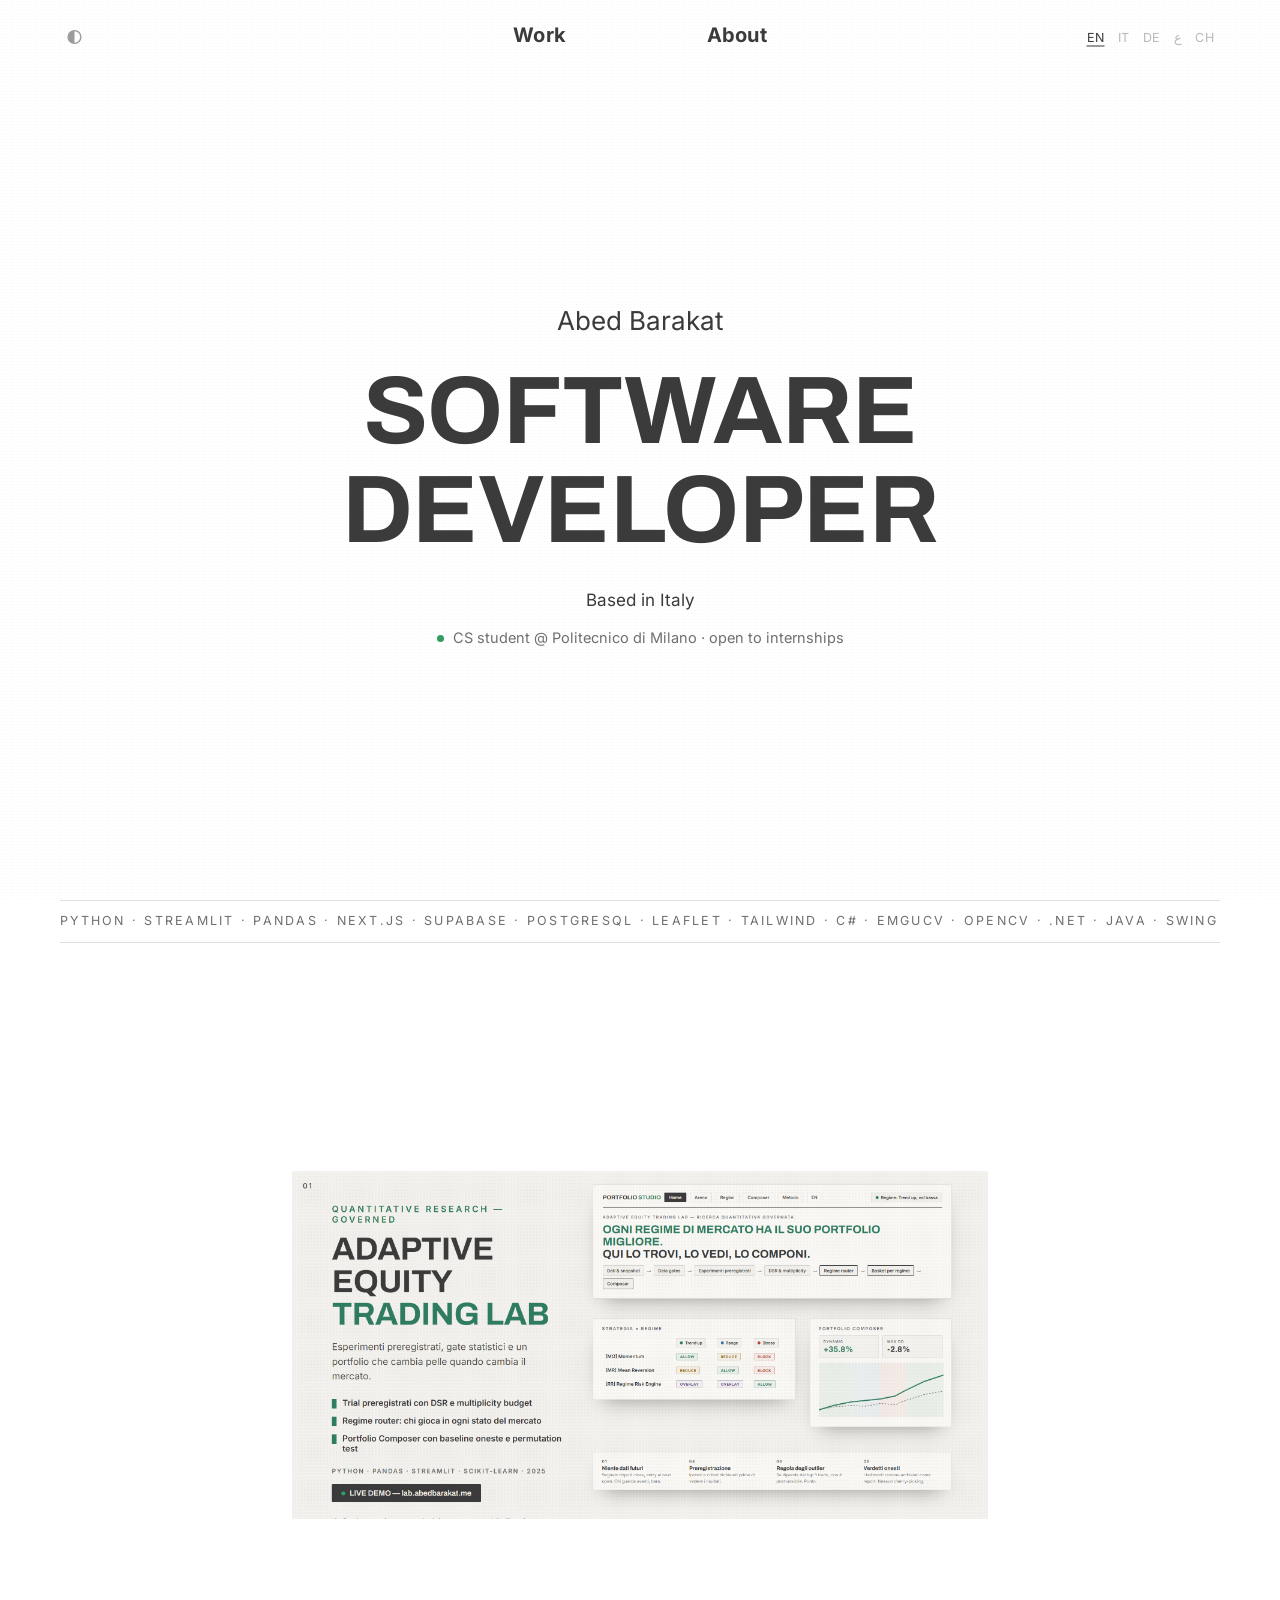
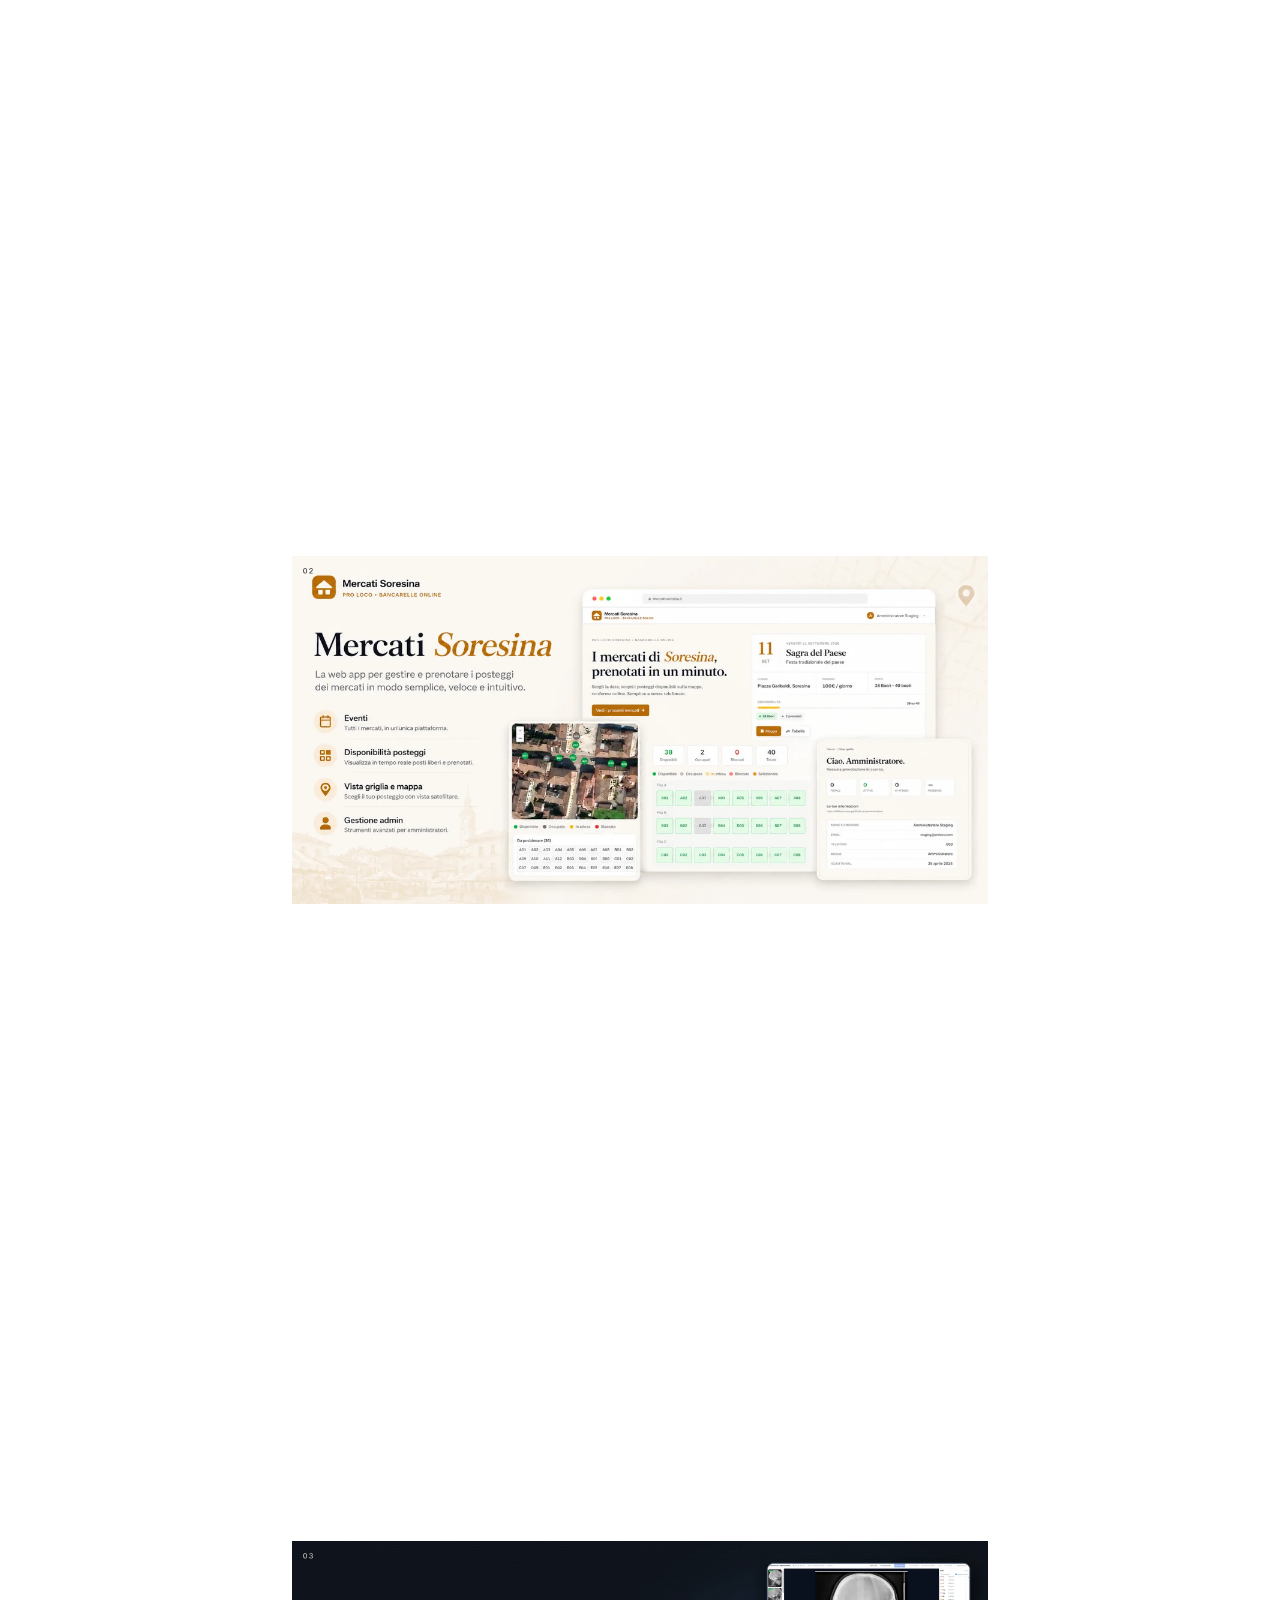
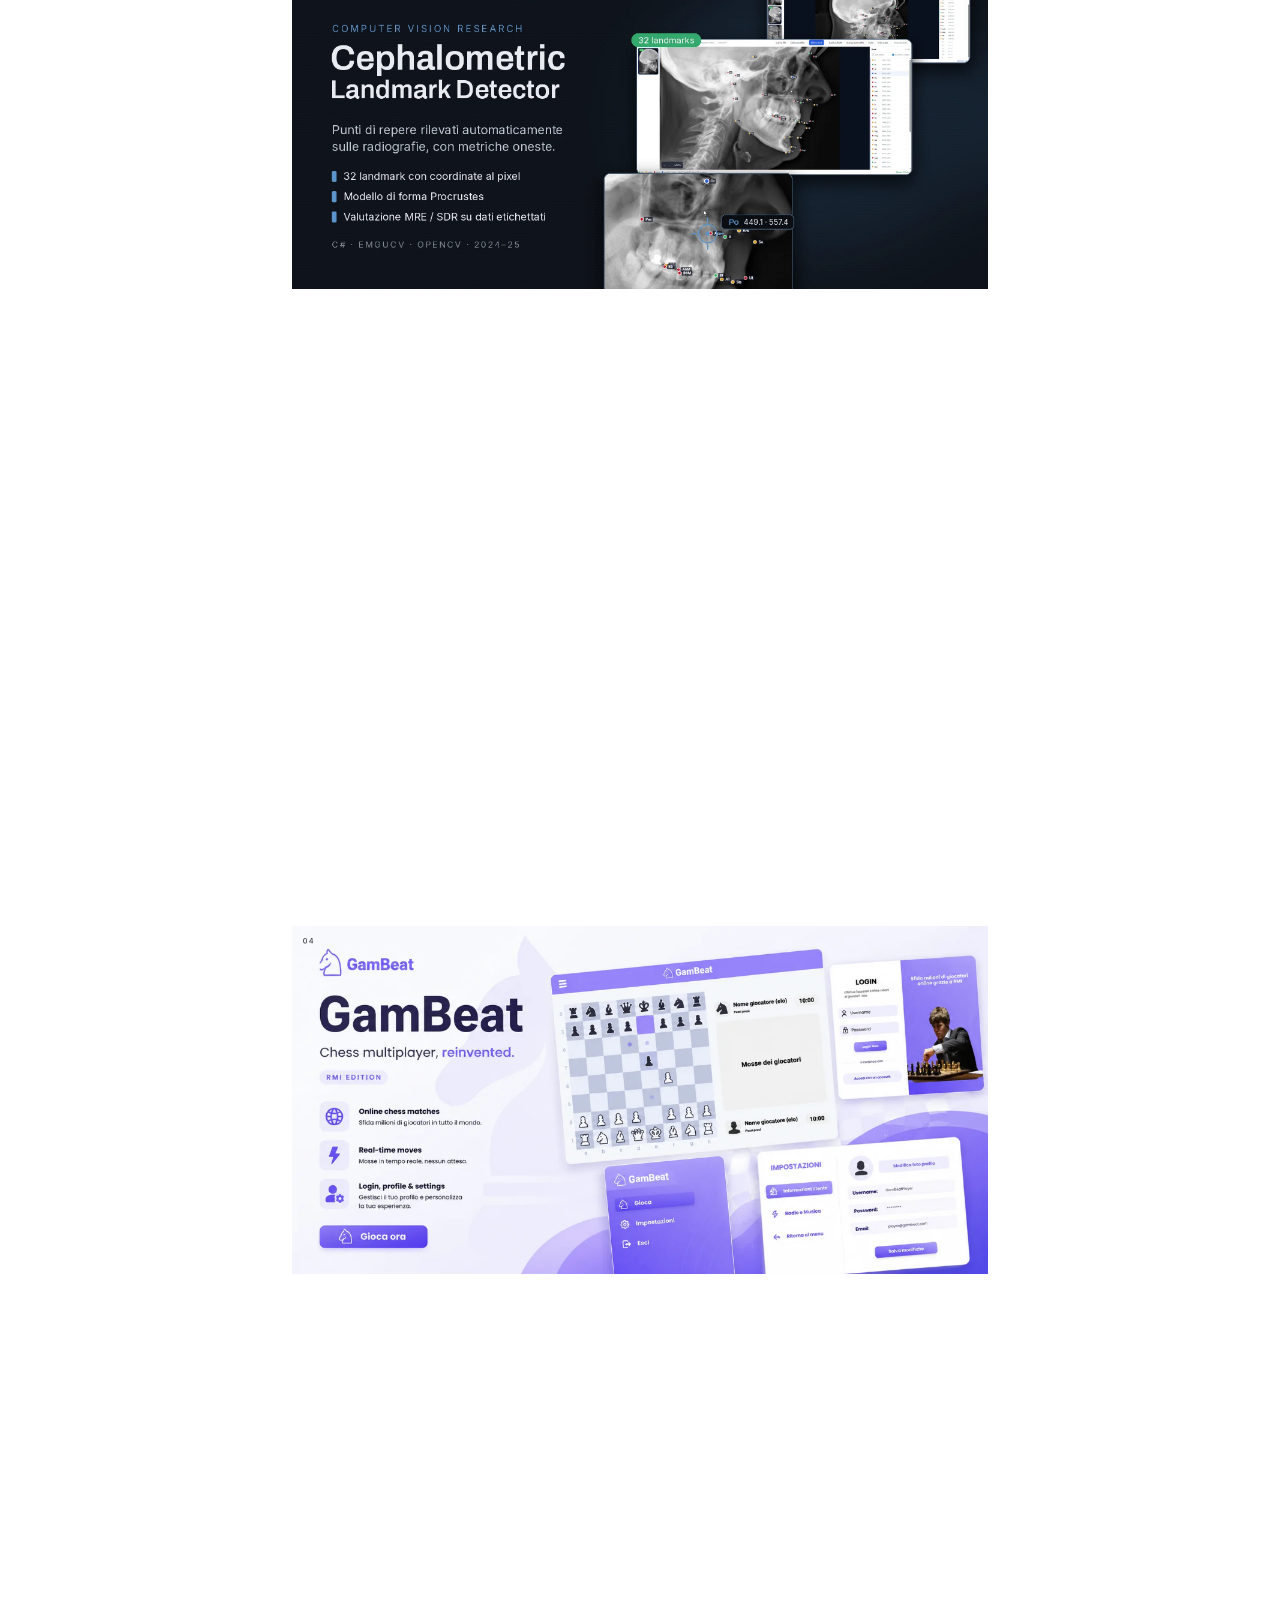
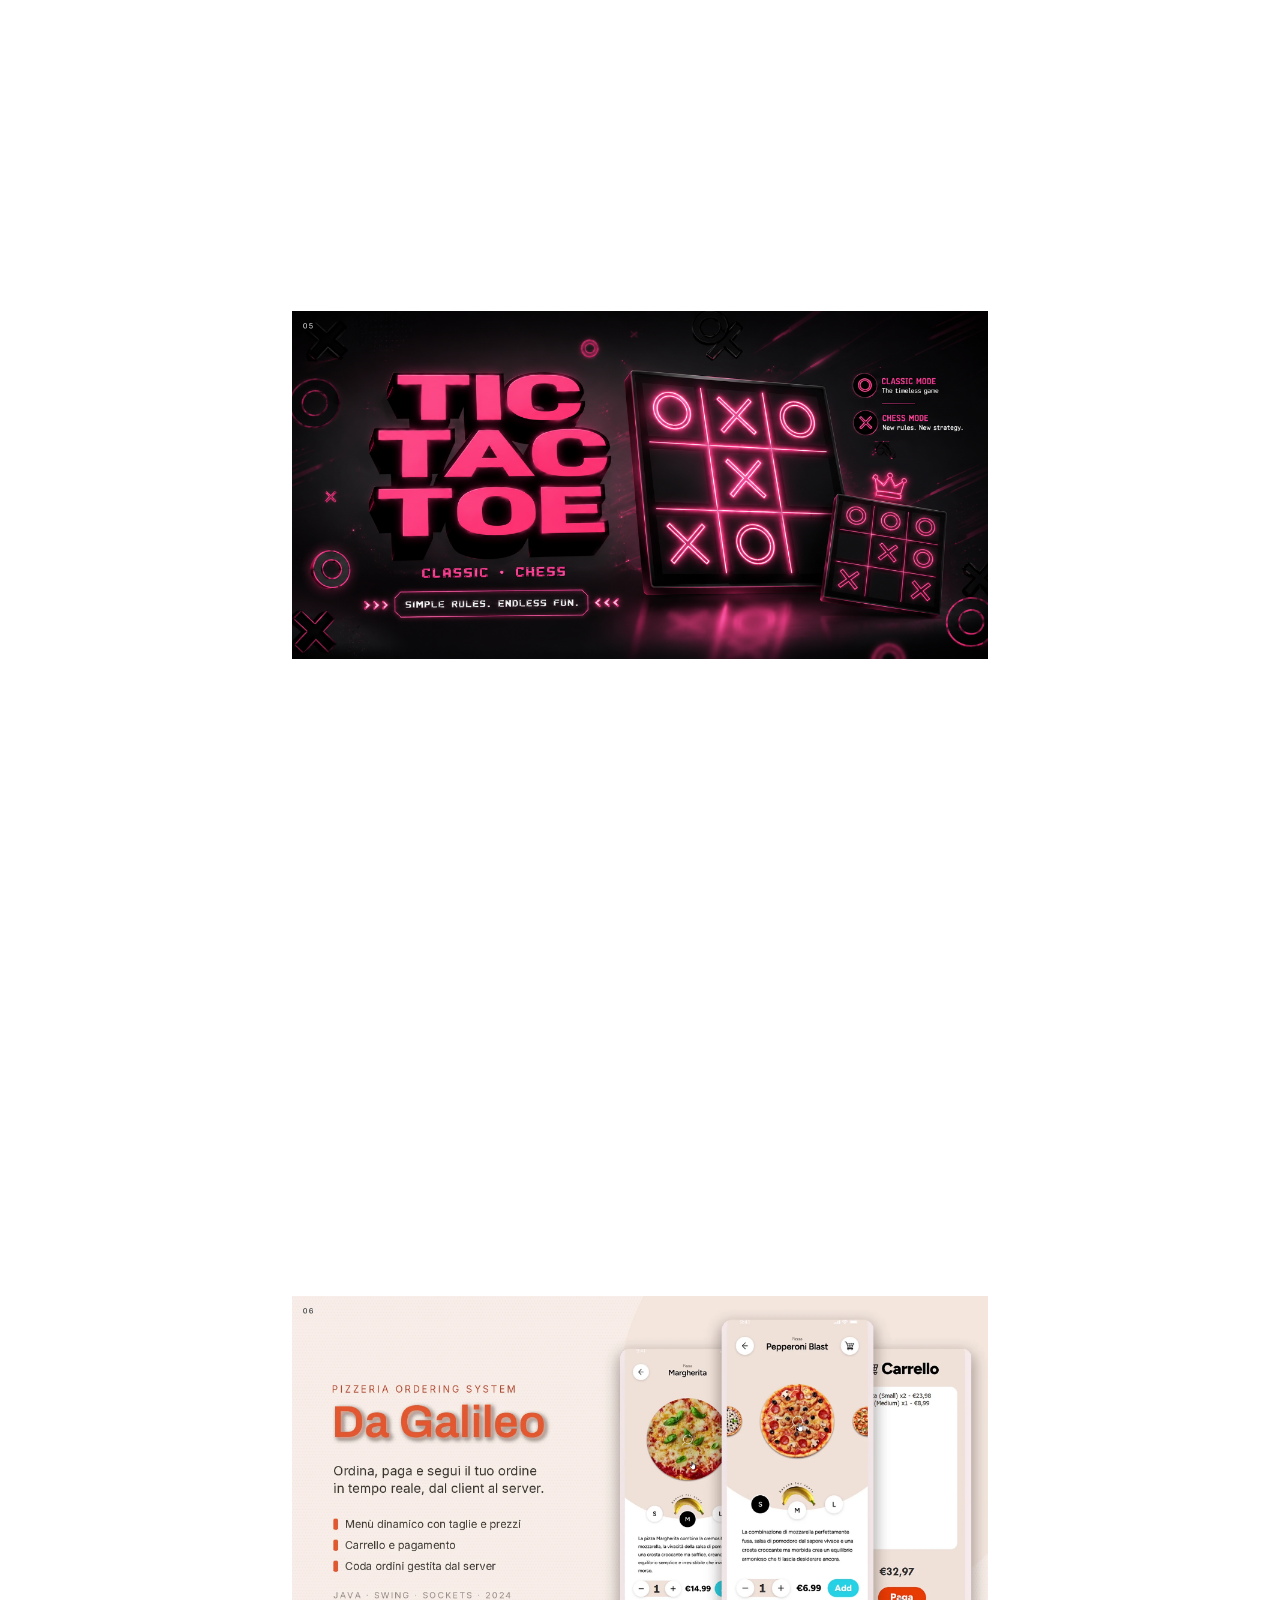
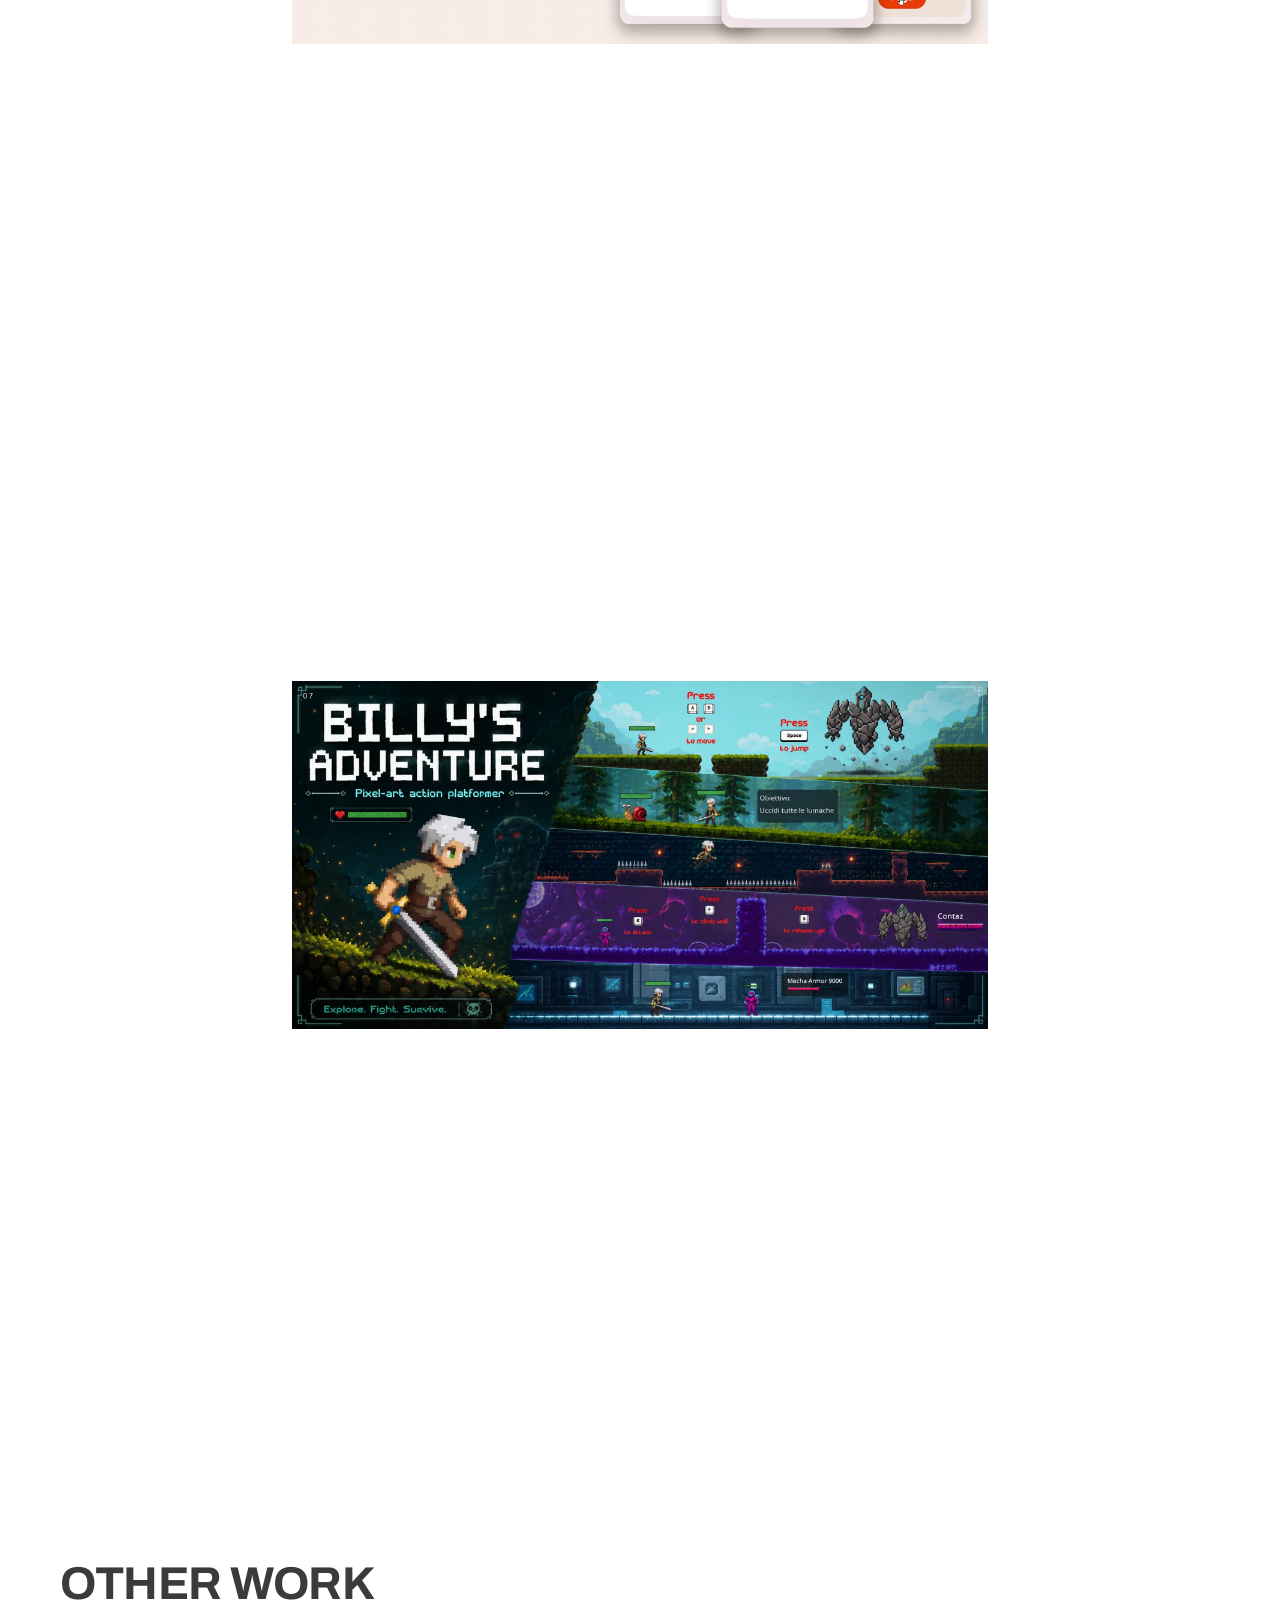
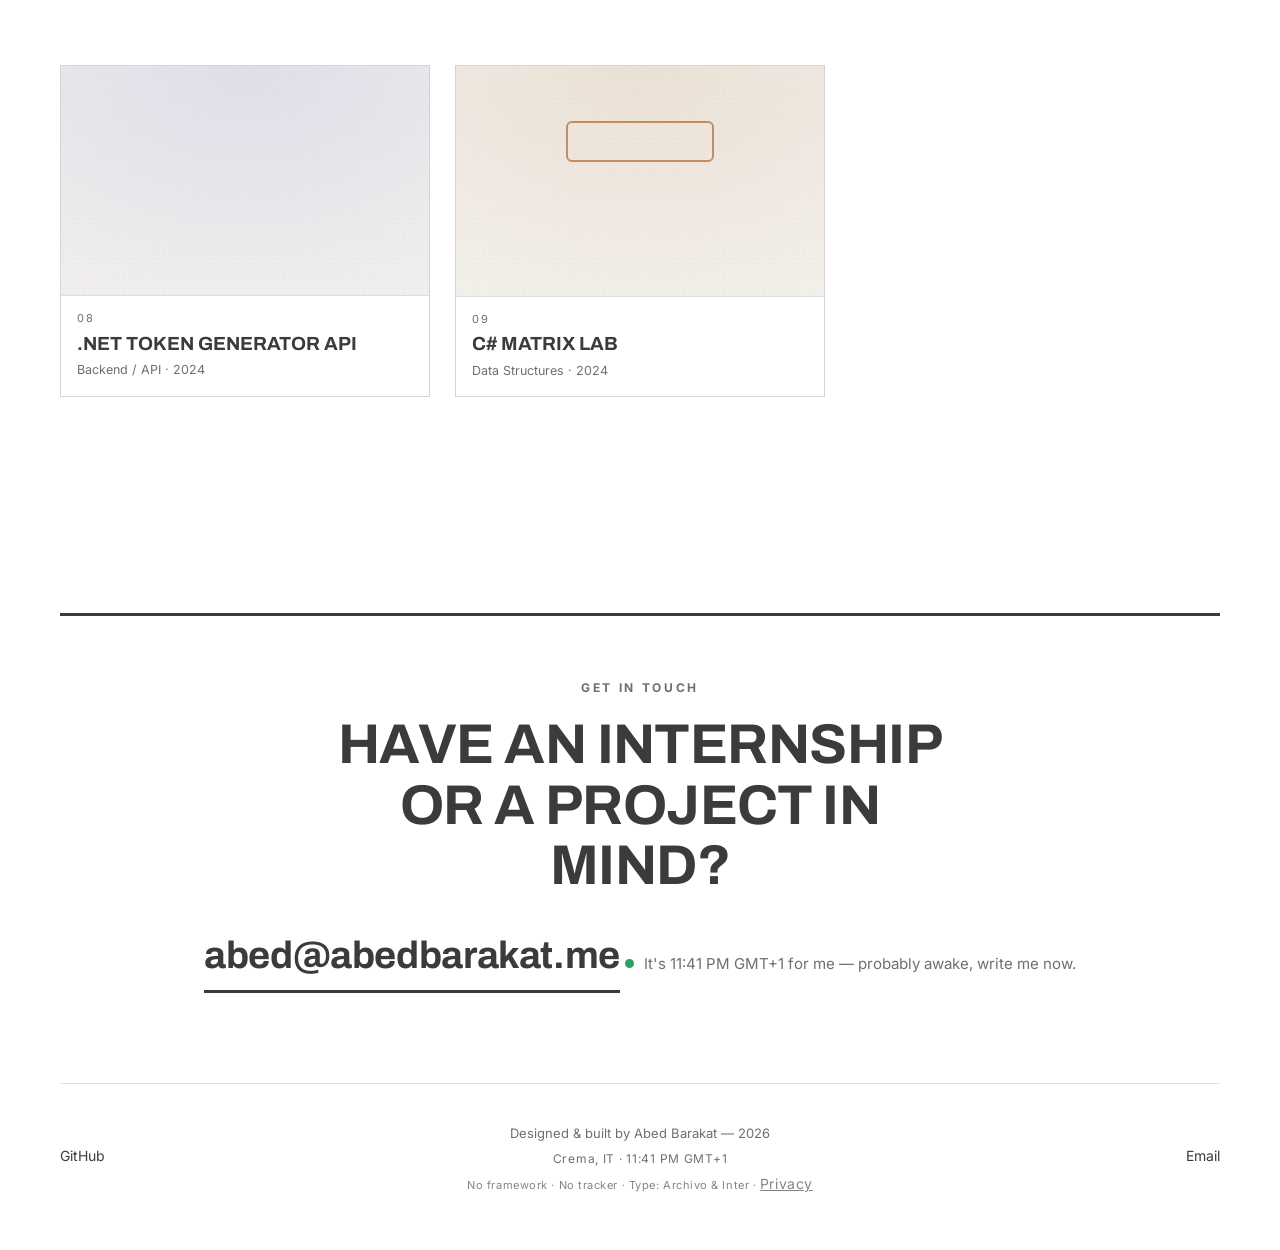
<file: index.html>
<!DOCTYPE html>
<html lang="en" dir="ltr">
<head>
<meta charset="UTF-8" />
<meta name="viewport" content="width=device-width, initial-scale=1.0" />
<title>Abed Barakat — Developer</title>
<meta name="description" content="Abed Barakat — developer. Quantitative research, full-stack systems and computer vision." />
<link rel="icon" id="favicon" href="data:image/svg+xml,<svg xmlns='http://www.w3.org/2000/svg' viewBox='0 0 64 64'><rect width='64' height='64' rx='14' fill='%2315140f'/><text x='32' y='43' font-family='Arial,sans-serif' font-size='26' font-weight='700' text-anchor='middle' fill='%23fff'>AB</text></svg>" />
<meta property="og:type" content="website" />
<meta property="og:title" content="Abed Barakat — Developer" />
<meta property="og:description" content="Quantitative research, full-stack systems and computer vision." />
<link rel="canonical" href="https://abedbarakat.me/" />
<meta property="og:url" content="https://abedbarakat.me/" />
<meta property="og:image" content="https://abedbarakat.me/media/og.jpg" />
<meta property="og:image:width" content="1200" />
<meta property="og:image:height" content="630" />
<meta name="twitter:card" content="summary_large_image" />
<meta name="twitter:image" content="https://abedbarakat.me/media/og.jpg" />
<link href="fonts/fonts.css" rel="stylesheet" />
<style>
:root{
  --bg:#ffffff;
  --ink:#3b3b3b;
  --muted:#6f6f6f;
  --line:rgba(59,59,59,.16);
  --card:#f4f2ee;
  --pad:clamp(20px,6vw,60px);
  --head:"Archivo","Helvetica Neue",Arial,sans-serif;
  --body:"Inter","Helvetica Neue",Arial,sans-serif;
}
*{margin:0;padding:0;box-sizing:border-box}
html{scroll-behavior:smooth}
body{background:var(--bg);color:var(--ink);font-family:var(--body);font-weight:400;line-height:1.5;
  -webkit-font-smoothing:antialiased;text-rendering:optimizeLegibility;overflow-x:hidden}
html[lang="ar"] body{font-family:"Noto Kufi Arabic","Inter",sans-serif}
html[lang="ar"] .head,html[lang="ar"] h1,html[lang="ar"] h2,html[lang="ar"] h3{font-family:"Noto Kufi Arabic",var(--head)}
a{color:inherit;text-decoration:none}
::selection{background:var(--ink);color:#fff}
.head{font-family:var(--head)}

/* NAV */
.nav{position:fixed;top:0;left:0;right:0;z-index:60;padding:0 var(--pad);
  background:linear-gradient(180deg,rgba(255,255,255,.9),rgba(255,255,255,0));backdrop-filter:blur(2px)}
.nav-inner{position:relative;display:flex;align-items:center;justify-content:center;height:74px}
.nav-center{display:flex;align-items:center;gap:clamp(64px,11vw,150px)}
.nl{font-family:var(--body);font-size:clamp(16px,1.65vw,20px);font-weight:700;letter-spacing:.01em;cursor:pointer;
  color:var(--ink);transition:opacity .25s;opacity:1}
.nl:hover{opacity:.5}
.langs{position:absolute;right:0;top:50%;transform:translateY(-50%);display:flex;align-items:center;gap:1px}
[dir="rtl"] .langs{right:auto;left:0}
.langs button{background:none;border:0;color:var(--ink);opacity:.35;cursor:pointer;padding:5px 6px;
  font-family:var(--body);font-size:12.5px;letter-spacing:.04em;transition:opacity .2s}
.langs button:hover{opacity:.7}
.langs button.on{opacity:1;text-decoration:underline;text-underline-offset:4px}

/* HERO */
.hero{min-height:100svh;display:flex;flex-direction:column;align-items:center;justify-content:center;
  text-align:center;padding:90px var(--pad) 40px}
.hero .eyebrow{font-family:var(--body);font-size:clamp(18px,2.2vw,26px);font-weight:400;color:var(--ink);
  opacity:.92;margin-bottom:clamp(14px,2vw,22px)}
.hero h1{font-family:var(--head);text-transform:uppercase;font-weight:700;
  font-size:clamp(40px,8.7vw,96px);line-height:1.03;letter-spacing:-.005em;white-space:pre-line;color:var(--ink)}
.hero .loc{font-family:var(--body);font-size:clamp(14px,1.5vw,17px);margin-top:clamp(18px,2.6vw,28px);color:var(--ink);opacity:.92}
/* scroll cue removed */

/* WORK (vertical stacked full-width blocks) */
.work{padding:clamp(10px,4vw,40px) var(--pad) clamp(40px,8vw,90px)}
.work-item{display:block;cursor:pointer;margin-bottom:clamp(160px,45vh,480px)}
.work-item:last-child{margin-bottom:0}
.thumb{position:relative;width:100%;aspect-ratio:2/1;overflow:hidden;background:var(--card);isolation:isolate}
.thumb .open{position:absolute;bottom:20px;right:22px;z-index:6;width:46px;height:46px;border-radius:50%;
  background:rgba(255,255,255,.9);display:grid;place-items:center;opacity:0;transform:translateY(10px);transition:.45s}
.work-item:hover .thumb .open{opacity:1;transform:none}
.thumb .open svg{width:17px;height:17px}
[dir="rtl"] .thumb .open{right:auto;left:22px}
.thumb{transform-origin:center;will-change:transform,opacity}
.thumb .ttl{position:absolute;inset:0;z-index:7;display:flex;flex-direction:column;align-items:center;justify-content:center;gap:clamp(8px,1vw,14px);opacity:0;transform:translateY(48px);transition:opacity .55s cubic-bezier(.2,.7,.2,1),transform .65s cubic-bezier(.2,.7,.2,1);pointer-events:none;padding:7%;will-change:transform,opacity}
.thumb.titled .ttl{opacity:1;transform:none}
.thumb .ttl::before{content:"";position:absolute;inset:0;background:radial-gradient(62% 54% at 50% 50%,color-mix(in srgb,var(--card) 84%,transparent),transparent 72%)}
.thumb .ttl-t{position:relative;font-family:var(--head);text-transform:uppercase;font-weight:700;font-size:clamp(22px,3.7vw,54px);line-height:1.01;letter-spacing:-.012em;text-align:center;color:var(--ink);text-shadow:0 2px 26px var(--card),0 1px 4px var(--card)}
.thumb .ttl-s{position:relative;font-family:var(--body);text-transform:uppercase;font-weight:500;font-size:clamp(11px,1.2vw,14px);letter-spacing:.16em;color:var(--muted);text-align:center;text-shadow:0 1px 18px var(--card)}
@media(prefers-reduced-motion:reduce){.thumb{transform:none!important;opacity:1!important}.thumb .ttl{opacity:1!important;transform:none!important}}
.cap{display:flex;align-items:baseline;justify-content:center;gap:10px;margin-top:clamp(16px,2vw,26px)}
.cap .t{font-family:var(--head);text-transform:uppercase;font-weight:600;font-size:clamp(20px,3.1vw,38px);
  line-height:1;letter-spacing:-.01em;transition:opacity .25s}
.work-item:hover .cap .t{opacity:.55}
.cap .c{font-family:var(--body);font-size:clamp(13px,1.4vw,16px);color:var(--muted);white-space:nowrap;text-align:right}
[dir="rtl"] .cap .c{text-align:left}

/* PREVIEW MEDIA */
.pv{position:absolute;inset:0;display:grid;place-items:center;overflow:hidden}
.thumb:not(.go) .pv *{animation-play-state:paused!important}
.pv-bg{position:absolute;inset:0;background:radial-gradient(120% 130% at 50% 0%,color-mix(in srgb,var(--pvc) 13%,var(--card)),var(--card))}
.pv-grain{position:absolute;inset:0;opacity:.5;background-image:radial-gradient(rgba(59,59,59,.05) 1px,transparent 1px);background-size:5px 5px}
.pv-trade svg{width:60%;height:64%;position:relative}
.pv-trade .ln{stroke:var(--pvc);stroke-width:2.4;fill:none;stroke-linecap:round;stroke-linejoin:round;stroke-dasharray:520;stroke-dashoffset:520;animation:draw 3.4s ease-in-out infinite}
.pv-trade .ar{fill:color-mix(in srgb,var(--pvc) 14%,transparent);opacity:0;animation:fadein 3.4s ease-in-out infinite}
.pv-trade .bar{fill:var(--pvc);opacity:.18;transform-origin:bottom;animation:rise 3.4s ease-in-out infinite}
.pv-trade .dot{fill:var(--pvc);r:4;opacity:0;animation:dotin 3.4s ease-in-out infinite}
@keyframes draw{0%{stroke-dashoffset:520}55%,100%{stroke-dashoffset:0}}
@keyframes fadein{0%,40%{opacity:0}70%,100%{opacity:1}}
@keyframes rise{0%{transform:scaleY(0)}60%,100%{transform:scaleY(1)}}
@keyframes dotin{0%,50%{opacity:0}60%,100%{opacity:1}}
.pv-trade .gate{position:absolute;top:16px;right:18px;font-family:var(--head);font-size:11px;font-weight:600;letter-spacing:.08em;color:var(--pvc);border:1px solid color-mix(in srgb,var(--pvc) 40%,transparent);padding:4px 8px;border-radius:6px;opacity:0;animation:pop 3.4s steps(1) infinite}
@keyframes pop{0%,70%{opacity:0;transform:scale(.9)}78%,100%{opacity:1;transform:none}}
.pv-stalls .map{position:relative;width:48%;height:66%;border-radius:9px;background:linear-gradient(135deg,color-mix(in srgb,var(--pvc) 10%,var(--card)),var(--card));border:1px solid var(--line);display:grid;grid-template-columns:repeat(5,1fr);grid-template-rows:repeat(3,1fr);gap:7px;padding:11px}
.pv-stalls .cell{border-radius:4px;background:color-mix(in srgb,var(--pvc) 12%,#fff);border:1px solid rgba(59,59,59,.08)}
.pv-stalls .cell.b{animation:book 4s ease-in-out infinite;animation-delay:calc(var(--i)*.32s)}
@keyframes book{0%,20%{background:color-mix(in srgb,var(--pvc) 12%,#fff)}35%,100%{background:var(--pvc)}}
.pv-stalls .pin{position:absolute;width:18px;height:18px;border-radius:50% 50% 50% 0;background:var(--pvc);transform:rotate(-45deg) scale(0);top:30%;left:54%;animation:drop 4s ease-in-out infinite;box-shadow:0 4px 10px -2px rgba(59,59,59,.4)}
@keyframes drop{0%,30%{transform:rotate(-45deg) scale(0)}42%{transform:rotate(-45deg) scale(1.25)}50%,100%{transform:rotate(-45deg) scale(1)}}
.pv-ceph svg{width:48%;height:80%}
.pv-ceph .face{fill:none;stroke:var(--pvc);stroke-width:2;opacity:.55;stroke-dasharray:430;stroke-dashoffset:430;animation:draw 4s ease-in-out infinite}
.pv-ceph .pt{fill:#fff;stroke:var(--pvc);stroke-width:2.4;r:3.6;opacity:0;transform-box:fill-box;transform-origin:center;animation:land 4s ease-in-out infinite}
.pv-ceph .lk{stroke:var(--pvc);stroke-width:1;opacity:0;stroke-dasharray:3 3;animation:fadein 4s ease-in-out infinite}
@keyframes land{0%,40%{opacity:0;transform:scale(.2)}55%{opacity:1;transform:scale(1.5)}65%,100%{opacity:1;transform:scale(1)}}
.pv-ceph .scan{position:absolute;left:30%;right:30%;height:2px;background:linear-gradient(90deg,transparent,var(--pvc),transparent);top:18%;opacity:.7;animation:scan 4s ease-in-out infinite}
@keyframes scan{0%{top:18%}50%{top:80%}100%{top:18%}}
.pv-chess .bd{width:34%;aspect-ratio:1;display:grid;grid-template-columns:repeat(8,1fr);grid-template-rows:repeat(8,1fr);border-radius:6px;overflow:hidden;border:1px solid var(--line);box-shadow:0 14px 30px -20px rgba(59,59,59,.5)}
.pv-chess .sq{background:#efeae0}.pv-chess .sq.d{background:color-mix(in srgb,var(--pvc) 55%,#cfc7b8)}
.pv-chess .hl{animation:hl 3.6s ease-in-out infinite}
@keyframes hl{0%,30%{box-shadow:inset 0 0 0 0 transparent}45%,72%{box-shadow:inset 0 0 0 3px color-mix(in srgb,var(--pvc) 80%,#fff)}85%,100%{box-shadow:inset 0 0 0 0 transparent}}
.pv-chess .pc{position:absolute;font-size:clamp(20px,3vw,34px);line-height:1;color:#3b3b3b;animation:knight 3.6s ease-in-out infinite}
@keyframes knight{0%,30%{transform:translate(0,0)}55%,100%{transform:translate(var(--dx),var(--dy))}}
.pv-ttt .bd{width:30%;aspect-ratio:1;position:relative}
.pv-ttt .gl{position:absolute;background:var(--pvc);opacity:.32}
.pv-ttt .gl.v{width:2px;top:4%;bottom:4%}.pv-ttt .gl.h{height:2px;left:4%;right:4%}
.pv-ttt .m{position:absolute;width:33.33%;height:33.33%;display:grid;place-items:center;font-family:var(--head);font-weight:700;font-size:clamp(20px,3.4vw,34px);color:var(--pvc);opacity:0}
.pv-ttt .m.x1{animation:mk 4s steps(1) infinite .2s}.pv-ttt .m.o1{animation:mk 4s steps(1) infinite .7s}
.pv-ttt .m.x2{animation:mk 4s steps(1) infinite 1.2s}.pv-ttt .m.o2{animation:mk 4s steps(1) infinite 1.7s}
.pv-ttt .m.x3{animation:mk 4s steps(1) infinite 2.2s}
@keyframes mk{0%{opacity:0;transform:scale(.4)}8%{opacity:1;transform:scale(1)}88%,100%{opacity:1}}
.pv-ttt .win{position:absolute;height:3px;background:var(--pvc);left:8%;width:84%;top:50%;transform:scaleX(0);transform-origin:left;border-radius:3px;animation:winl 4s ease-in-out infinite 2.7s;rotate:-35deg}
@keyframes winl{0%{transform:scaleX(0)}14%,100%{transform:scaleX(1)}}
.pv-pizza .pie{width:24%;aspect-ratio:1;border-radius:50%;position:relative;background:color-mix(in srgb,var(--pvc) 30%,#e7b27e);border:5px solid color-mix(in srgb,var(--pvc) 40%,#d9b48a);box-shadow:0 12px 26px -16px rgba(59,59,59,.5);animation:spin 9s linear infinite}
@keyframes spin{to{transform:rotate(360deg)}}
.pv-pizza .pie::before{content:"";position:absolute;inset:14%;border-radius:50%;background:radial-gradient(circle at 32% 30%,rgba(255,255,255,.25),transparent 40%),color-mix(in srgb,var(--pvc) 26%,#e7b27e)}
.pv-pizza .pie i{position:absolute;width:11%;height:11%;border-radius:50%;background:#a32;top:24%;left:30%;box-shadow:24px 9px 0 #a32,8px 26px 0 #a32,29px 30px 0 #a32}
.pv-pizza .tickets{position:absolute;right:26%;top:30%;bottom:30%;width:20%;display:flex;flex-direction:column;gap:7px;justify-content:flex-start}
[dir="rtl"] .pv-pizza .tickets{right:auto;left:26%}
.pv-pizza .tk{position:relative;height:16px;border-radius:4px;background:#fff;border:1px solid var(--line);transform:translateX(160%);opacity:0;box-shadow:0 4px 10px -6px rgba(59,59,59,.4)}
.pv-pizza .tk::before{content:"";position:absolute;left:6px;top:5px;width:54%;height:5px;border-radius:2px;background:color-mix(in srgb,var(--pvc) 45%,#ccc)}
.pv-pizza .tk:nth-child(1){animation:slidein 4s ease-in-out infinite}
.pv-pizza .tk:nth-child(2){animation:slidein 4s ease-in-out infinite .5s}
.pv-pizza .tk:nth-child(3){animation:slidein 4s ease-in-out infinite 1s}
.pv-pizza .tk:nth-child(4){animation:slidein 4s ease-in-out infinite 1.5s}
@keyframes slidein{0%{transform:translateX(160%);opacity:0}14%,84%{transform:none;opacity:1}100%{transform:translateX(160%);opacity:0}}
.pv-type .scr{width:50%;background:#fff;border:1px solid var(--line);border-radius:9px;padding:18px 18px 16px;box-shadow:0 14px 30px -22px rgba(59,59,59,.5)}
.pv-type .line{font-family:var(--head);font-size:clamp(12px,1.5vw,16px);font-weight:500;color:var(--muted);white-space:nowrap;overflow:hidden}
.pv-type .typed{color:var(--ink);border-right:2px solid var(--pvc);display:inline-block;width:0;overflow:hidden;vertical-align:bottom;white-space:nowrap;animation:type 4s steps(15) infinite,caret .7s step-end infinite}
@keyframes type{0%{width:0}70%,100%{width:15ch}}
@keyframes caret{50%{border-color:transparent}}
.pv-type .wpm{margin-top:14px;display:flex;align-items:baseline;gap:6px;font-family:var(--head)}
.pv-type .wpm b{font-size:clamp(20px,2.6vw,28px);font-weight:700;color:var(--pvc)}
.pv-type .wpm span{font-size:11px;color:var(--muted);letter-spacing:.06em}
.pv-type .wpm b::after{content:"00";animation:count 4s steps(1) infinite}
@keyframes count{0%{content:"00"}25%{content:"24"}50%{content:"58"}75%,100%{content:"81"}}
.pv-plat .scene{position:absolute;inset:0}
.pv-plat .ground{position:absolute;left:0;right:0;bottom:0;height:28%;background:color-mix(in srgb,var(--pvc) 26%,#cde3c0)}
.pv-plat .plat{position:absolute;height:10px;border-radius:5px;background:color-mix(in srgb,var(--pvc) 55%,#9ec98a)}
.pv-plat .p1{width:16%;left:20%;bottom:44%}.pv-plat .p2{width:14%;left:44%;bottom:56%}.pv-plat .p3{width:15%;right:18%;bottom:40%}
.pv-plat .hero-s{position:absolute;width:20px;height:24px;border-radius:5px;background:var(--pvc);bottom:28%;left:20%;animation:run 4s ease-in-out infinite}
.pv-plat .hero-s::after{content:"";position:absolute;left:4px;right:4px;height:5px;background:#fff;border-radius:3px;top:5px}
@keyframes run{0%{left:16%;bottom:28%}25%{left:34%;bottom:48%}50%{left:50%;bottom:60%}65%{left:62%;bottom:44%}80%{left:78%;bottom:44%}100%{left:86%;bottom:28%}}
.pv-plat .coin{position:absolute;width:11px;height:11px;border-radius:50%;background:#e9b84a;border:2px solid #c8901f;bottom:62%;left:51%;animation:coin 4s ease-in-out infinite}
@keyframes coin{0%,45%{opacity:1;transform:scale(1)}55%{opacity:0;transform:scale(1.8)}56%,100%{opacity:0}}
.pv-plat .cloud{position:absolute;width:34px;height:11px;border-radius:11px;background:#fff;opacity:.7;top:20%;left:60%;animation:cloud 9s linear infinite}
@keyframes cloud{from{transform:translateX(60px)}to{transform:translateX(-220px)}}
.pv-api .term{width:52%;background:#2b2a26;border-radius:10px;overflow:hidden;box-shadow:0 16px 34px -22px rgba(59,59,59,.7);font-family:"Archivo",monospace}
.pv-api .bar{height:26px;background:#3a382f;display:flex;align-items:center;gap:6px;padding:0 12px}
.pv-api .bar i{width:9px;height:9px;border-radius:50%;background:#6a685c}
.pv-api .body{padding:13px 15px;font-size:clamp(10px,1.3vw,13px);line-height:1.7;color:#d7d2c4}
.pv-api .k{color:color-mix(in srgb,var(--pvc) 70%,#fff)}
.pv-api .tok{color:#fff;background:color-mix(in srgb,var(--pvc) 55%,#000);padding:1px 5px;border-radius:4px}
.pv-api .tok::after{content:"a1F·9Kp";animation:scramble 3.2s steps(1) infinite}
@keyframes scramble{0%{content:"a1F·9Kp"}25%{content:"x7Q·2mB"}50%{content:"R4c·Lz0"}75%,100%{content:"e8N·Tq5"}}
.pv-api .row{opacity:0;animation:fadein 3.4s ease-in-out infinite}
.pv-api .row:nth-child(2){animation-delay:.2s}.pv-api .row:nth-child(3){animation-delay:.5s}
.pv-api .ok{color:#6fcf97}
.pv-mtx .m{width:40%;display:grid;grid-template-columns:repeat(4,1fr);gap:7px;font-family:var(--head);font-weight:700}
.pv-mtx .c{aspect-ratio:1;display:grid;place-items:center;border-radius:6px;background:#fff;border:1px solid var(--line);font-size:clamp(12px,1.6vw,17px);color:var(--ink)}
.pv-mtx .c.act{animation:cell 3.6s ease-in-out infinite}
@keyframes cell{0%,100%{background:#fff;color:var(--ink)}45%,60%{background:var(--pvc);color:#fff;transform:scale(1.06)}}
.pv-mtx .sweep{position:absolute;left:30%;right:30%;height:18%;border-radius:6px;border:2px solid color-mix(in srgb,var(--pvc) 70%,transparent);top:24%;animation:sweep 3.6s ease-in-out infinite}
@keyframes sweep{0%{top:22%}33%{top:40%}66%{top:58%}100%{top:22%}}

/* ABOUT */
.about{padding:clamp(40px,7vw,90px) var(--pad)}
.about h2,.sec-label{font-family:var(--head);text-transform:uppercase;font-weight:700;font-size:clamp(26px,4vw,46px);letter-spacing:-.01em;margin-bottom:clamp(26px,4vw,46px)}
.about-grid{display:grid;grid-template-columns:1.4fr 1fr;gap:clamp(30px,6vw,90px);align-items:start}
@media(max-width:820px){.about-grid{grid-template-columns:1fr;gap:36px}}
.about-body p{font-size:clamp(17px,2vw,23px);line-height:1.5;margin-bottom:20px;max-width:44ch;color:var(--ink)}
.about-side .blk{border-top:1px solid var(--line);padding:18px 0}
.about-side .lbl{font-family:var(--body);font-size:12px;letter-spacing:.12em;text-transform:uppercase;color:var(--muted);margin-bottom:12px}
.about-side ul{list-style:none}
.about-side li{font-size:15px;padding:5px 0}
.about-side .langline{font-size:15px;line-height:1.8}
.contact-btn{display:inline-flex;align-items:center;gap:9px;font-family:var(--body);font-size:15px;border-bottom:1.5px solid var(--ink);padding:4px 1px 7px;transition:opacity .25s}
.contact-btn:hover{opacity:.55}

/* FOOTER */
.footer{border-top:1px solid var(--line);margin:0 var(--pad);padding:36px 0 56px;
  display:grid;grid-template-columns:1fr auto 1fr;gap:16px;align-items:center}
.footer>a:first-of-type{justify-self:start}
.footer>a:last-of-type{justify-self:end}
.footer a{font-family:var(--body);font-size:14px;color:var(--ink)}
.footer .credit{justify-self:center;text-align:center;font-family:var(--body);font-size:13px;color:var(--muted)}
@media(max-width:560px){.footer{grid-template-columns:1fr;justify-items:center;gap:14px}.footer>a{justify-self:center}.footer .credit{order:3}}

/* DETAIL */
#detail{display:none;min-height:100svh;padding:104px var(--pad) 70px;animation:viewin .5s ease}
body.detail-open #home{display:none}
body.detail-open #detail{display:block}
@keyframes viewin{from{opacity:0}to{opacity:1}}
.d-back{display:inline-flex;align-items:center;gap:9px;font-family:var(--body);font-size:14px;opacity:.85;margin-bottom:28px;cursor:pointer;background:none;border:0;color:inherit}
.d-back svg{width:18px;height:18px}.d-back:hover{opacity:.5;gap:13px}
[dir="rtl"] .d-back svg{transform:scaleX(-1)}
.d-cat{font-family:var(--body);font-size:14px;letter-spacing:.04em;color:var(--muted);margin-bottom:12px}
.d-title{font-family:var(--head);text-transform:uppercase;font-weight:700;font-size:clamp(34px,6.4vw,86px);line-height:1.02;letter-spacing:-.01em;margin-bottom:30px}
.d-hero{position:relative;width:100%;aspect-ratio:2/1;overflow:hidden;background:var(--card);margin-bottom:42px}
.d-hero .thumb{position:absolute;inset:0;aspect-ratio:auto;background:var(--card)}
.d-cols{display:grid;grid-template-columns:1.5fr 1fr;gap:clamp(30px,5vw,72px);align-items:start}
@media(max-width:820px){.d-cols{grid-template-columns:1fr;gap:30px}}
.d-desc p{font-size:clamp(17px,2.1vw,23px);line-height:1.5;margin-bottom:20px}
.d-hi{margin-top:26px}
.d-hi .lbl{font-family:var(--body);font-size:12px;letter-spacing:.12em;text-transform:uppercase;color:var(--muted);margin-bottom:12px}
.d-hi ul{list-style:none}
.d-hi li{font-size:16px;padding:12px 0;border-top:1px solid var(--line);display:flex;gap:12px;align-items:flex-start}
.d-hi li::before{content:"";width:6px;height:6px;border-radius:50%;background:var(--pvc,var(--ink));margin-top:8px;flex:none}
.d-side .meta{border-top:1px solid var(--line);padding:15px 0;display:flex;justify-content:space-between;gap:16px}
.d-side .meta .k{font-family:var(--body);font-size:12px;letter-spacing:.1em;text-transform:uppercase;color:var(--muted)}
.d-side .meta .v{font-size:15px;text-align:right}[dir="rtl"] .d-side .meta .v{text-align:left}
.d-side .stack{display:flex;flex-wrap:wrap;gap:7px;justify-content:flex-end}[dir="rtl"] .d-side .stack{justify-content:flex-start}
.tag{font-family:var(--body);font-size:12px;color:var(--muted);border:1px solid var(--line);padding:4px 10px;border-radius:20px}
.d-links{margin-top:28px;display:flex;flex-wrap:wrap;gap:22px}
.d-link{display:inline-flex;align-items:center;gap:9px;font-family:var(--body);font-size:15px;border-bottom:1.5px solid var(--ink);padding:3px 1px 7px;cursor:pointer;transition:opacity .25s}
.d-link:hover{opacity:.5}.d-link svg{width:16px;height:16px}
.d-link.ghost{border-bottom-style:dashed;opacity:.5;cursor:default}
.d-next{margin-top:64px;border-top:1px solid var(--line);padding-top:26px;display:flex;justify-content:space-between;align-items:center;gap:16px;cursor:pointer}
.d-next svg{width:32px;height:32px}[dir="rtl"] .d-next svg{transform:scaleX(-1)}
.d-next .lbl{font-family:var(--body);font-size:12px;letter-spacing:.12em;text-transform:uppercase;color:var(--muted)}
.d-next h4{font-family:var(--head);text-transform:uppercase;font-weight:700;font-size:clamp(22px,4vw,42px);letter-spacing:-.01em;transition:opacity .25s}
.d-next:hover h4{opacity:.55}
/* ABOUT VIEW */
#about-view{display:none;min-height:100svh;padding:104px var(--pad) 70px;animation:viewin .45s ease}
body.about-open #home,body.about-open #detail{display:none}
body.about-open #about-view{display:block}
.about-h{font-family:var(--head);text-transform:uppercase;font-weight:700;font-size:clamp(34px,6vw,80px);letter-spacing:-.01em;margin:6px 0 38px}
.av{display:grid;grid-template-columns:minmax(260px,36%) 1fr;gap:clamp(28px,5vw,72px);align-items:start;margin-top:8px}
@media(max-width:820px){.av{grid-template-columns:1fr;gap:30px}}
.av-media{position:relative;overflow:hidden;border-radius:5px;aspect-ratio:4/5;background:linear-gradient(135deg,var(--card),#dcd8cf);clip-path:inset(0 0 0 0);animation:avWipe 1s cubic-bezier(.7,0,.2,1) both;animation-delay:.05s}
@keyframes avWipe{from{clip-path:inset(0 100% 0 0)}to{clip-path:inset(0 0 0 0)}}
.av-img{width:100%;height:100%;object-fit:cover;object-position:center 20%;filter:grayscale(.28) contrast(1.03);transition:filter .55s,transform .9s cubic-bezier(.2,.7,.2,1);animation:avScale 1.3s cubic-bezier(.2,.7,.2,1) both;animation-delay:.05s}
@keyframes avScale{from{transform:scale(1.12)}to{transform:scale(1)}}
.av-media:hover .av-img{filter:grayscale(0);transform:scale(1.05)}
.av-ph{display:none;position:absolute;inset:0;place-items:center;font-family:var(--head);font-weight:700;font-size:clamp(48px,9vw,110px);color:color-mix(in srgb,var(--ink) 32%,transparent);letter-spacing:.04em}
.av-media.noimg .av-ph{display:grid}
.av-text .about-h{margin:0 0 22px}
.av-body p{font-size:clamp(16px,1.9vw,21px);line-height:1.5;margin-bottom:18px;max-width:48ch;color:var(--ink)}
.av-body p:first-child{font-family:var(--head);font-weight:500;font-size:clamp(21px,2.5vw,30px);line-height:1.28;letter-spacing:-.01em;margin-bottom:24px;max-width:24ch}
.av-meta{display:grid;grid-template-columns:repeat(3,1fr);gap:22px;margin-top:26px}
@media(max-width:680px){.av-meta{grid-template-columns:1fr;gap:4px}}
.av-meta .blk{border-top:1px solid var(--line);padding:16px 0}
.av-meta .lbl{font-family:var(--body);font-size:12px;letter-spacing:.12em;text-transform:uppercase;color:var(--muted);margin-bottom:10px}
.av-meta ul{list-style:none}.av-meta li{font-size:14.5px;padding:4px 0}
.av-meta .langline{font-size:14.5px;line-height:1.7}
.av-rev{opacity:0;transform:translateY(20px);animation:avIn .75s cubic-bezier(.2,.7,.2,1) forwards;animation-delay:var(--d,0s)}
@keyframes avIn{to{opacity:1;transform:none}}
.av-media{box-shadow:0 30px 60px -42px rgba(21,20,15,.55)}
.av-meta{margin-top:34px}
.av-body p:first-child{margin-bottom:28px}
.av-links{display:flex;flex-direction:column;gap:10px;align-items:flex-start;margin-top:3px}
.av-link{position:relative;font-family:var(--body);font-size:15px;line-height:1.25;color:var(--ink);width:-moz-fit-content;width:fit-content;padding-bottom:3px}
.av-link::after{content:"";position:absolute;left:0;bottom:0;height:1.5px;width:100%;background:var(--ink);transform:scaleX(0);transform-origin:left;transition:transform .42s cubic-bezier(.7,0,.2,1)}
.av-link:hover::after{transform:scaleX(1)}
[dir="rtl"] .av-link::after{transform-origin:right}
.av-back{display:inline-block;background:none;border:0;color:var(--ink);font-family:var(--body);font-size:14px;cursor:pointer;position:relative;padding:0 0 4px;margin-bottom:32px;opacity:.9;width:-moz-fit-content;width:fit-content}
.av-back::after{content:"";position:absolute;left:0;bottom:0;height:1.5px;width:100%;background:var(--ink);transform:scaleX(0);transform-origin:left;transition:transform .42s cubic-bezier(.7,0,.2,1)}
.av-back:hover::after{transform:scaleX(1)}
[dir="rtl"] .av-back::after{transform-origin:right}
/* DIAGONAL WIPE TRANSITION */
#wipe{position:fixed;inset:0;z-index:200;display:flex;pointer-events:none;visibility:hidden;transform:skewX(-12deg) scale(1.3)}
#wipe .bar{flex:1 0 0;background:var(--wipe,#15140f);box-shadow:1.5px 0 0 var(--wipe,#15140f),-1.5px 0 0 var(--wipe,#15140f);transform:scaleY(0);transform-origin:bottom;transition:transform .42s cubic-bezier(.76,0,.24,1);will-change:transform}
#wipe.show{visibility:visible}
#wipe.cover .bar{transform:scaleY(1)}
#wipe.uncover .bar{transform-origin:top;transform:scaleY(0)}

.fade-up{opacity:0;transform:translateY(24px);transition:opacity .8s cubic-bezier(.2,.7,.2,1),transform .8s cubic-bezier(.2,.7,.2,1)}
.fade-up.in{opacity:1;transform:none}
@media(prefers-reduced-motion:reduce){*{animation:none!important;transition:none!important}.fade-up{opacity:1;transform:none}.av-rev{opacity:1!important;transform:none!important}.av-media{clip-path:none!important}}

/* ============ V2 POLISH ============ */
/* nav: stesso hover underline di av-link */
.nl{position:relative;padding-bottom:4px}
.nl:hover{opacity:1}
.nl::after{content:"";position:absolute;left:0;bottom:0;height:2px;width:100%;background:var(--ink);transform:scaleX(0);transform-origin:left;transition:transform .42s cubic-bezier(.7,0,.2,1)}
.nl:hover::after{transform:scaleX(1)}
[dir="rtl"] .nl::after{transform-origin:right}
/* thumb: mai più alta di 72vh, ma senza tagliare i banner (mantiene il 2:1) */
.thumb{width:min(100%,144vh);margin-inline:auto}
.d-hero{width:min(100%,144vh);margin-inline:auto}
.d-hero .thumb{width:100%}
/* indice editoriale 01–10 */
.thumb .idx{position:absolute;top:16px;left:18px;z-index:8;font-family:var(--body);font-size:12px;font-weight:500;letter-spacing:.16em;color:#fff;mix-blend-mode:difference;opacity:.85}
[dir="rtl"] .thumb .idx{left:auto;right:18px}
/* hero entrance (in sequenza dopo il preloader) */
.hero .eyebrow,.hero h1,.hero .loc,.hero .status{animation:heroIn .85s cubic-bezier(.2,.7,.2,1) both}
.hero .eyebrow{animation-delay:.5s}
.hero h1{animation-delay:.62s}
.hero .loc{animation-delay:.78s}
.hero .status{animation-delay:.92s}
@keyframes heroIn{from{opacity:0;transform:translateY(26px);filter:blur(7px)}to{opacity:1;transform:none;filter:none}}
/* marquee */
.marquee{overflow:hidden;direction:ltr;margin:0 var(--pad) clamp(34px,6vw,72px);border-top:1px solid var(--line);border-bottom:1px solid var(--line);padding:11px 0}
.mq{display:flex;width:max-content;white-space:nowrap;animation:mq 38s linear infinite}
.mq span{font-family:var(--body);font-size:12.5px;letter-spacing:.18em;text-transform:uppercase;color:var(--muted)}
@keyframes mq{to{transform:translateX(-50%)}}
/* grana globale */
body::after{content:"";position:fixed;inset:0;z-index:120;pointer-events:none;background-image:radial-gradient(color-mix(in srgb,var(--ink) 4%,transparent) 1px,transparent 1px);background-size:3px 3px}
/* accento per-progetto nel detail */
#detail ::selection{background:var(--pvsel,var(--ink));color:#fff}
/* theme toggle */
.theme-btn{position:absolute;left:0;top:50%;transform:translateY(-50%);display:grid;place-items:center;background:none;border:0;cursor:pointer;color:var(--ink);opacity:.5;padding:6px;transition:opacity .2s}
.theme-btn:hover{opacity:1}
.theme-btn svg{width:17px;height:17px}
[dir="rtl"] .theme-btn{left:auto;right:0}
/* dark mode */
html.dark{--bg:#15140f;--ink:#e9e6dd;--muted:#a39f93;--line:rgba(233,230,221,.16);--card:#211f19}
html.dark ::selection{color:var(--bg)}
html.dark .nav{background:linear-gradient(180deg,color-mix(in srgb,var(--bg) 92%,transparent),transparent)}
html.dark .thumb .open{background:color-mix(in srgb,var(--bg) 88%,transparent);color:var(--ink)}
html.dark #wipe{--wipe:#f4f2ee}
html.dark .av-media{background:linear-gradient(135deg,var(--card),#2b2921)}
/* footer clock */
.footer .credit-wrap{justify-self:center;text-align:center}
.clock{display:block;margin-top:6px;font-family:var(--body);font-size:12px;letter-spacing:.06em;color:var(--muted)}
@media(max-width:560px){.footer .credit-wrap{order:3}}
/* cursore custom */
@media(pointer:fine){
 html.cursor-on,html.cursor-on *{cursor:none}
 html.cursor-on video{cursor:auto}
 #cursor{position:fixed;left:0;top:0;width:100vw;height:100vh;pointer-events:none;z-index:300;mix-blend-mode:difference}
}

/* ============ V3 ============ */
/* preloader */
#loader{position:fixed;inset:0;z-index:400;background:var(--bg);display:grid;place-items:center}
#loader .l-mark{font-family:var(--head);font-weight:700;font-size:clamp(42px,7vw,76px);letter-spacing:-.01em;color:var(--ink);animation:heroIn .7s cubic-bezier(.2,.7,.2,1) both .1s}
#loader.done{opacity:0;visibility:hidden;transition:opacity .5s cubic-bezier(.7,0,.2,1) .12s,visibility 0s .75s}
#loader.done .l-mark{opacity:0;transform:translateY(-16px);transition:opacity .35s,transform .45s cubic-bezier(.7,0,.2,1)}
/* status line hero */
.hero .status{display:flex;align-items:center;gap:9px;font-family:var(--body);font-size:clamp(12.5px,1.35vw,14.5px);color:var(--muted);margin-top:14px}
.hero .status::before{content:"";width:7px;height:7px;border-radius:50%;background:#2f9e63;flex:none;animation:pulse 2.4s ease-out infinite}
@keyframes pulse{0%{box-shadow:0 0 0 0 rgba(47,158,99,.45)}70%{box-shadow:0 0 0 9px rgba(47,158,99,0)}100%{box-shadow:0 0 0 0 rgba(47,158,99,0)}}
/* scrollbar sottile a tema */
html{scrollbar-width:thin;scrollbar-color:color-mix(in srgb,var(--ink) 30%,transparent) transparent}
::-webkit-scrollbar{width:10px}
::-webkit-scrollbar-track{background:transparent}
::-webkit-scrollbar-thumb{background:color-mix(in srgb,var(--ink) 28%,transparent);border-radius:6px;border:3px solid transparent;background-clip:content-box}
::-webkit-scrollbar-thumb:hover{background:color-mix(in srgb,var(--ink) 46%,transparent);border:3px solid transparent;background-clip:content-box;border-radius:6px}
/* morph thumb -> detail (View Transitions) */
::view-transition-old(proj-hero),::view-transition-new(proj-hero){animation-duration:.55s;animation-timing-function:cubic-bezier(.2,.7,.2,1);height:100%;object-fit:cover;overflow:hidden}
::view-transition-old(root),::view-transition-new(root){animation-duration:.4s}
/* firma animata about */
.sig{display:block;width:190px;max-width:64%;margin-top:30px;color:var(--ink);overflow:visible}
.sig path{fill:none;stroke:currentColor;stroke-width:2.1;stroke-linecap:round;stroke-linejoin:round;stroke-dasharray:560;stroke-dashoffset:560;animation:sigdraw 1.5s cubic-bezier(.4,0,.25,1) forwards .55s}
.sig path+path{stroke-dasharray:260;stroke-dashoffset:260;animation-duration:.7s;animation-delay:1.7s}
@keyframes sigdraw{to{stroke-dashoffset:0}}
@media(prefers-reduced-motion:reduce){.sig path{stroke-dashoffset:0!important}}
/* colophon */
.colophon{display:block;margin-top:5px;font-family:var(--body);font-size:11px;letter-spacing:.05em;color:var(--muted);opacity:.85}
/* mobile: nav su due righe, niente grana */
@media(max-width:640px){
 body::after{display:none}
 .nav{backdrop-filter:blur(6px)}
 .nav-inner{height:auto;flex-direction:column;padding:12px 0 8px;gap:7px}
 .nav-center{gap:44px}
 .langs{position:static;transform:none}
 [dir="rtl"] .langs{position:static}
 .theme-btn{top:14px;transform:none;left:auto;right:0}
 [dir="rtl"] .theme-btn{right:auto;left:0}
 .langs button{font-size:11.5px;padding:4px 5px}
 #detail,#about-view{padding-top:132px}
}
/* other work: griglia dei progetti minori */
.other{margin-top:clamp(70px,12vh,150px)}
.ow-grid{display:grid;grid-template-columns:repeat(3,1fr);gap:clamp(14px,2vw,26px)}
@media(max-width:820px){.ow-grid{grid-template-columns:1fr}}
.ow-box{display:block;border:1px solid var(--line);background:var(--card);cursor:pointer;transition:border-color .25s,transform .3s cubic-bezier(.2,.7,.2,1)}
.ow-box:hover{border-color:var(--ink);transform:translateY(-4px)}
.ow-thumb{position:relative;aspect-ratio:16/10;overflow:hidden;isolation:isolate}
.ow-meta{padding:14px 16px 16px;display:flex;flex-direction:column;gap:3px;border-top:1px solid var(--line);background:var(--bg)}
.ow-num{font-family:var(--body);font-size:11px;letter-spacing:.14em;color:var(--muted)}
.ow-t{font-family:var(--head);text-transform:uppercase;font-weight:700;font-size:clamp(15px,1.6vw,19px);color:var(--ink)}
.ow-c{font-family:var(--body);font-size:12.5px;color:var(--muted)}
/* contact */
.contact{margin:clamp(80px,14vh,160px) var(--pad) 0;border-top:3px solid var(--ink);padding:clamp(46px,7vh,80px) 0 clamp(70px,10vh,110px);text-align:center}
.c-kicker{font-family:var(--body);font-size:12px;letter-spacing:.22em;text-transform:uppercase;color:var(--muted);font-weight:600}
.c-title{font-family:var(--head);text-transform:uppercase;font-weight:700;font-size:clamp(28px,5vw,56px);letter-spacing:-.01em;margin:18px auto 28px;max-width:20ch;line-height:1.08}
.c-mail{display:inline-block;font-family:var(--head);font-weight:700;font-size:clamp(19px,3.2vw,38px);color:var(--ink);border-bottom:3px solid var(--ink);padding-bottom:6px;letter-spacing:-.01em;transition:opacity .25s;overflow-wrap:anywhere}
.c-mail:hover{opacity:.55}
.c-status{margin-top:28px;display:inline-flex;align-items:center;gap:10px;font-family:var(--body);font-size:clamp(13px,1.4vw,15px);color:var(--muted)}
.c-dot{width:9px;height:9px;border-radius:50%;background:#2f9e63;flex:none;animation:pulse 2.4s ease-out infinite}
.c-dot.zzz{background:var(--muted);animation:none}
/* privacy view */
#privacy-view{display:none;min-height:100svh;padding:104px var(--pad) 70px;animation:viewin .45s ease}
body.privacy-open #home,body.privacy-open #detail,body.privacy-open #about-view{display:none}
body.privacy-open #privacy-view{display:block}
.priv-wrap{max-width:760px}
.priv-upd{font-family:var(--body);font-size:13px;color:var(--muted);margin:6px 0 26px}
.priv-wrap h3{font-family:var(--head);text-transform:uppercase;font-size:clamp(16px,1.8vw,20px);margin:26px 0 8px;border-top:1px solid var(--line);padding-top:18px}
.priv-wrap p{font-family:var(--body);font-size:15px;line-height:1.65;color:var(--ink)}
</style>
<script>try{var _t=localStorage.getItem("theme");if(_t==="dark"||(!_t&&window.matchMedia&&matchMedia("(prefers-color-scheme: dark)").matches))document.documentElement.classList.add("dark");}catch(e){}</script>
</head>
<body>
<div id="loader" aria-hidden="true"><span class="l-mark">AB</span></div>
<nav class="nav">
  <div class="nav-inner">
    <div class="nav-center">
      <a class="nl" data-go-work data-i18n="nav.work">Work</a>
      <a class="nl" data-go-about data-i18n="nav.about">About</a>
    </div>
    <button class="theme-btn" id="themeBtn" aria-label="Light / dark" title="Light / dark"><svg viewBox="0 0 24 24" fill="none"><circle cx="12" cy="12" r="9" stroke="currentColor" stroke-width="2"/><path d="M12 3a9 9 0 0 0 0 18Z" fill="currentColor"/></svg></button>
    <div class="langs" id="langs"></div>
  </div>
</nav>

<main id="home">
  <header class="hero">
    <div class="eyebrow" data-i18n="hero.eyebrow">Abed Barakat</div>
    <h1 data-i18n="hero.title">Software
Developer</h1>
    <div class="loc" data-i18n="hero.loc">Based in Italy</div>
    <div class="status" data-i18n="hero.status">CS student @ Politecnico di Milano · open to internships</div>
  </header>

  <div class="marquee" aria-hidden="true"><div class="mq"><span>Python&nbsp;·&nbsp;Streamlit&nbsp;·&nbsp;pandas&nbsp;·&nbsp;Next.js&nbsp;·&nbsp;Supabase&nbsp;·&nbsp;PostgreSQL&nbsp;·&nbsp;Leaflet&nbsp;·&nbsp;Tailwind&nbsp;·&nbsp;C#&nbsp;·&nbsp;EmguCV&nbsp;·&nbsp;OpenCV&nbsp;·&nbsp;.NET&nbsp;·&nbsp;Java&nbsp;·&nbsp;Swing&nbsp;·&nbsp;RMI&nbsp;·&nbsp;Sockets&nbsp;·&nbsp;Godot&nbsp;·&nbsp;GDScript&nbsp;·&nbsp;</span><span>Python&nbsp;·&nbsp;Streamlit&nbsp;·&nbsp;pandas&nbsp;·&nbsp;Next.js&nbsp;·&nbsp;Supabase&nbsp;·&nbsp;PostgreSQL&nbsp;·&nbsp;Leaflet&nbsp;·&nbsp;Tailwind&nbsp;·&nbsp;C#&nbsp;·&nbsp;EmguCV&nbsp;·&nbsp;OpenCV&nbsp;·&nbsp;.NET&nbsp;·&nbsp;Java&nbsp;·&nbsp;Swing&nbsp;·&nbsp;RMI&nbsp;·&nbsp;Sockets&nbsp;·&nbsp;Godot&nbsp;·&nbsp;GDScript&nbsp;·&nbsp;</span></div></div>

  <section class="work" id="work"></section>

  <section class="contact" id="contact">
    <div class="c-kicker" data-i18n="contact.kicker">Get in touch</div>
    <h2 class="c-title" data-i18n="contact.title">Have an internship or a project in mind?</h2>
    <a class="c-mail" href="mailto:abed@abedbarakat.me">abed@abedbarakat.me</a>
    <div class="c-status"><span class="c-dot"></span><span id="awake"></span></div>
  </section>

  <footer class="footer">
    <a class="av-link" href="https://github.com/PerfectPoH" target="_blank" rel="noopener">GitHub</a>
    <div class="credit-wrap"><span class="credit" data-i18n="footer.credit">Designed & built by Abed Barakat — 2026</span><span class="clock" id="clock"></span><span class="colophon">No framework · No tracker · Type: Archivo &amp; Inter · <a href="privacy.html" style="color:inherit;text-decoration:underline">Privacy</a></span></div>
    <a class="av-link" href="mailto:abed@abedbarakat.me">Email</a>
  </footer>
</main>

<section id="detail"></section>
<section id="about-view"></section>
<section id="privacy-view"></section>
<div id="wipe" aria-hidden="true"></div>

<script>
/* ============ DATA ============ */
const PROJECTS=[
 {id:"adaptive-equity-trading-lab",pvc:"#2f7d62",pv:"trade",year:"2025",stack:["Python","Streamlit","pandas","Statistics"],github:"https://github.com/PerfectPoH/adaptive-equity-trading-lab",demo:"https://lab.abedbarakat.me",banner:"media/tradinglab-banner.png"},
 {id:"soresina-mercati",pvc:"#c2532b",pv:"stalls",year:"2025",stack:["Next.js 14","Supabase","PostgreSQL","Leaflet","Tailwind"],github:"https://github.com/PerfectPoH/soresina-mercati",video:"media/soresina-trailer.mp4",banner:"media/mercati-soresina.webp"},
 {id:"cephalometric-landmark-detector",pvc:"#3b6ea5",pv:"ceph",year:"2024–25",stack:["C#","EmguCV","WinForms","OpenCV"],github:"https://github.com/PerfectPoH/cephalometric-landmark-detector",private:true,video:"media/ceph-trailer.mp4",banner:"media/ceph-banner.webp"},
 {id:"java-chess-rmi",pvc:"#6b4f8a",pv:"chess",year:"2024",stack:["Java","Swing","Java RMI"],github:"https://github.com/PerfectPoH/java-chess-rmi",video:"media/gambeat-trailer.mp4",banner:"media/gambeat.webp"},
 {id:"java-tic-tac-toe-deluxe",pvc:"#c0922b",pv:"ttt",year:"2024",stack:["Java","Swing","Java Sound"],github:"https://github.com/PerfectPoH/java-tic-tac-toe-deluxe",banner:"media/tictactoe-banner.png",video:"media/tictactoe.mp4",download:"downloads/tictactoe.zip"},
 {id:"pizzeria-ordering-system",pvc:"#b5462f",pv:"pizza",year:"2024",stack:["Java","Swing","Sockets"],github:"https://github.com/PerfectPoH/pizzeria-ordering-system",video:"media/pizzeria-trailer.mp4",banner:"media/pizzeria-banner.webp"},
 {id:"billys-adventure-godot-platformer",pvc:"#4a8d3f",pv:"plat",year:"2023–24",stack:["Godot","GDScript"],github:"https://github.com/PerfectPoH/billys-adventure-godot-platformer",video:"media/billys-trailer.mp4",banner:"media/billys-adventure.webp"},
 {id:"dotnet-token-generator-api",pvc:"#5a54c9",pv:"api",year:"2024",stack:["C#",".NET","Web API"],github:"https://github.com/PerfectPoH/dotnet-token-generator-api",minor:true},
 {id:"csharp-matrix-lab",pvc:"#b06a2c",pv:"mtx",year:"2024",stack:["C#","WinForms","Visual Studio"],github:"https://github.com/PerfectPoH/csharp-matrix-lab",minor:true}
];
const TITLES={
 "adaptive-equity-trading-lab":"Adaptive Equity Trading Lab","soresina-mercati":"Soresina Mercati",
 "cephalometric-landmark-detector":"Cephalometric Landmark Detector","java-chess-rmi":"Java Chess RMI",
 "java-tic-tac-toe-deluxe":"Tic Tac Toe Deluxe","pizzeria-ordering-system":"Pizzeria Ordering System",
 "billys-adventure-godot-platformer":"Billy's Adventure",
 "dotnet-token-generator-api":".NET Token Generator API","csharp-matrix-lab":"C# Matrix Lab"
};
/* ============ I18N (EN) ============ */
const T={};
T.en={_name:"EN",
 nav:{work:"Work",about:"About"},
 hero:{eyebrow:"Abed Barakat",title:"Software\nDeveloper",loc:"Based in Italy",scroll:"Work",status:"CS student @ Politecnico di Milano · open to internships"},
 contact:{kicker:"Get in touch",title:"Have an internship or a project in mind?",
  awake:"It's {t} for me — probably awake, write me now.",asleep:"It's {t} for me — probably asleep, I'll reply in the morning."},
 privacy:{title:"Privacy",updated:"Last updated: July 7, 2026",sections:[
  ["Who I am","This is the personal portfolio of Abed Alrahman Barakat. For anything related to your data, write to abed@abedbarakat.me."],
  ["Browsing data","The web server (Caddy, hosted on DigitalOcean, Frankfurt — EU) records standard technical logs such as IP address, user agent and request time. They are used only to keep the site working and secure, and are kept for a short period."],
  ["Cookies & trackers","This site sets no profiling cookies and uses no third-party analytics. The only stored values are your theme and language preferences, saved in your browser's localStorage: they never leave your device and contain no personal data."],
  ["Fonts & assets","All fonts and media are served directly from this domain. No request is made to third-party CDNs while you browse."],
  ["Contact","If you email me, the data you provide is used only to reply to you and is not shared with anyone."],
  ["Your rights","Under the GDPR you can request access, rectification or deletion of any personal data concerning you by writing to abed@abedbarakat.me."]]},
 about:{heading:"About",focusLabel:"Focus",langLabel:"Languages",contactLabel:"Get in touch",cv:"Download CV (PDF)",
  body:["I'm a developer who cares more about what survives scrutiny than what looks good in a demo.",
  "Based in Crema, Italy and studying Computer Science at Politecnico di Milano, I work across quantitative research, full-stack web, computer vision and classic systems programming — from a multiplayer chess engine to a civic booking platform running for a real local organization.",
  "What ties it together is engineering discipline: reproducible experiments, database-level integrity, honest evaluation and clean architecture. I like problems where the hard part isn't making something work once, but making it hold up."],
  focus:["Quantitative & ML research","Full-stack web (Next.js, Supabase)","Computer vision (C# / EmguCV)","Systems & networking (Java RMI, sockets)","Game development (Godot)","APIs & backends (.NET)"],
  langs:"Arabic (native) · English (B2) · Italian · German · learning Mandarin"},
 ui:{back:"All work",viewGithub:"View on GitHub",liveDemo:"Live demo",privateRepo:"Private — available on request",
  role:"Role",year:"Year",context:"Context",stack:"Stack",highlights:"Highlights",nextProject:"Next project",otherWork:"Other work"},
 footer:{credit:"Designed & built by Abed Barakat — 2026"},
 p:{
  "adaptive-equity-trading-lab":{cat:"Quantitative Research",role:"Research & infrastructure",context:"Personal research",
   desc:["A governed quant-research lab that turns each strategy idea into an auditable experiment — data gates, out-of-sample validation, transaction-cost realism, robustness checks and decision ledgers.","Its most important result isn't a profitable strategy: it's a system that repeatedly refuses to promote weak evidence."],
   hi:["Pre-run data gates & point-in-time checks","Deflated Sharpe Ratio & multiplicity budgets","Streamlit Portfolio Studio for inspection"]},
  "soresina-mercati":{cat:"Full-Stack Web",role:"Solo full-stack developer",context:"Pro Loco Soresina",
   desc:["A production-oriented platform that replaces phone-and-spreadsheet stall booking with self-service reservations: an interactive stall map, waitlists and an admin dashboard.","Booking integrity is enforced at the database, not just the UI, with privacy, audit logging and deployment runbooks built in."],
   hi:["Database-level booking-conflict prevention (RLS)","Interactive Leaflet stall maps","GDPR, audit logs & admin workflows"]},
  "cephalometric-landmark-detector":{cat:"Computer Vision",role:"Research & engineering",context:"Research prototype",
   desc:["A classical computer-vision pipeline that detects cephalometric landmarks on profile X-rays, paired with a statistical shape model and a proper MRE/SDR evaluation harness.","The focus is instrumentation: labeled data, metrics and error analysis rather than a flattering demo."],
   hi:["Custom convolution & contour pipeline","Procrustes shape model for hard landmarks","MRE / SDR evaluation over labeled data"]},
  "java-chess-rmi":{cat:"Distributed Systems",role:"Solo developer",context:"School project",
   desc:["A desktop chess application with a hand-built rules engine — legal moves per piece, check / checkmate detection and castling — synchronized between two players over Java RMI.","Board versioning lets clients refresh only when the remote state actually changes."],
   hi:["Full chess rules engine from scratch","RMI server owns the shared game state","Legal-move highlighting & castling"]},
  "java-tic-tac-toe-deluxe":{cat:"Game / AI",role:"Solo developer",context:"Personal project",
   desc:["A polished Swing game that grows the classic into multiple modes — 1v1, a Minimax AI opponent with difficulty tuning, an XXL board and a chess-themed variant.","Animated pieces, audio feedback, tutorials and score tracking round it out."],
   hi:["Minimax AI with difficulty tuning","XXL & themed game variants","Animated assets & audio feedback"]},
  "pizzeria-ordering-system":{cat:"Client–Server",role:"Solo developer",context:"School project",
   desc:["A client–server ordering app with product selection, cart totals and an order queue processed on a multi-client server.","Countdown feedback follows each order as it moves through preparation."],
   hi:["Multi-client socket server","Order queue with live status","Cart totals & countdown feedback"]},
  "billys-adventure-godot-platformer":{cat:"Game Development",role:"Solo developer",context:"Personal project",
   desc:["A small platformer focused on the fundamentals — character movement, collision handling and level traversal — built scene-by-scene in Godot.","It's packaged as an exported, playable build."],
   hi:["Side-scrolling movement & collisions","Scene-based Godot project","Exported playable build"]},
  "dotnet-token-generator-api":{cat:"Backend / API",role:"Solo developer",context:"School assignment",
   desc:["A controller-based .NET Web API that generates and verifies tokens, with the utility logic and a companion WinForms client from the original assignment.","A compact study in clean REST endpoints and request handling."],
   hi:["Controller-based REST endpoints","Token generation & verification","Companion WinForms client"]},
  "csharp-matrix-lab":{cat:"Data Structures",role:"Solo developer",context:"Personal project",
   desc:["A Visual Studio solution exploring matrix data structures and operations, packaged as a reusable class library with a Windows Forms interface for experimentation.","A focused exercise in data-structure design."],
   hi:["Reusable matrix class library","WinForms experimentation UI","Matrix operations & exercises"]}
 }};
const LANG_ORDER=["en","it","de","ar","ch"];
</script>
<script id="i18n-extra">
T.it={_name:"IT",
 nav:{work:"Lavori",about:"Chi sono"},
 hero:{eyebrow:"Abed Barakat",title:"Sviluppatore\nSoftware",loc:"Con base in Italia",scroll:"Lavori",status:"Studente di Informatica @ Politecnico di Milano · disponibile per stage"},
 contact:{kicker:"Contattami",title:"Hai uno stage o un progetto in mente?",
  awake:"Da me sono le {t} — probabilmente sono sveglio, scrivimi pure.",asleep:"Da me sono le {t} — probabilmente dormo, rispondo domattina."},
 privacy:{title:"Privacy",updated:"Ultimo aggiornamento: 7 luglio 2026",sections:[
  ["Chi sono","Questo è il portfolio personale di Abed Alrahman Barakat. Per qualsiasi cosa riguardi i tuoi dati scrivi a abed@abedbarakat.me."],
  ["Dati di navigazione","Il server web (Caddy, su DigitalOcean, Francoforte — UE) registra i normali log tecnici: indirizzo IP, user agent e orario della richiesta. Servono solo al funzionamento e alla sicurezza del sito e vengono conservati per un periodo breve."],
  ["Cookie e tracker","Questo sito non usa cookie di profilazione né analytics di terze parti. Gli unici valori salvati sono le preferenze di tema e lingua, nel localStorage del tuo browser: non lasciano mai il tuo dispositivo e non contengono dati personali."],
  ["Font e risorse","Tutti i font e i media sono serviti direttamente da questo dominio. Durante la navigazione non parte nessuna richiesta verso CDN di terze parti."],
  ["Contatti","Se mi scrivi via email, i dati che fornisci vengono usati solo per risponderti e non sono condivisi con nessuno."],
  ["I tuoi diritti","Ai sensi del GDPR puoi chiedere accesso, rettifica o cancellazione dei dati personali che ti riguardano scrivendo a abed@abedbarakat.me."]]},
 about:{heading:"Chi sono",focusLabel:"Aree",langLabel:"Lingue",contactLabel:"Contatti",cv:"Scarica il CV (PDF)",
  body:["Sono uno sviluppatore a cui interessa più ciò che regge alla prova dei fatti che ciò che fa scena in una demo.",
  "Vivo a Crema e studio Informatica al Politecnico di Milano. Lavoro tra ricerca quantitativa, web full-stack, visione artificiale e programmazione di sistema classica — da un motore di scacchi multiplayer a una piattaforma di prenotazioni civica usata da un'organizzazione locale reale.",
  "A tenere insieme tutto è la disciplina ingegneristica: esperimenti riproducibili, integrità a livello di database, valutazioni oneste e architetture pulite. Mi piacciono i problemi in cui la parte difficile non è farli funzionare una volta, ma farli reggere nel tempo."],
  focus:["Ricerca quantitativa e ML","Web full-stack (Next.js, Supabase)","Visione artificiale (C# / EmguCV)","Sistemi e reti (Java RMI, socket)","Sviluppo di videogiochi (Godot)","API e backend (.NET)"],
  langs:"Arabo (madrelingua) · Inglese (B2) · Italiano · Tedesco · sto imparando il mandarino"},
 ui:{back:"Tutti i lavori",viewGithub:"Vedi su GitHub",liveDemo:"Demo live",privateRepo:"Privato — disponibile su richiesta",
  role:"Ruolo",year:"Anno",context:"Contesto",stack:"Tecnologie",highlights:"In evidenza",nextProject:"Progetto successivo",otherWork:"Altri lavori"},
 footer:{credit:"Progettato e sviluppato da Abed Barakat — 2026"},
 p:{
  "adaptive-equity-trading-lab":{cat:"Ricerca quantitativa",role:"Ricerca e infrastruttura",context:"Ricerca personale",
   desc:["Un laboratorio di ricerca quantitativa governato che trasforma ogni idea di strategia in un esperimento verificabile — controlli sui dati, validazione out-of-sample, realismo dei costi di transazione, test di robustezza e registri delle decisioni.","Il risultato più importante non è una strategia redditizia: è un sistema che si rifiuta ripetutamente di promuovere prove deboli."],
   hi:["Controlli sui dati e verifiche point-in-time","Deflated Sharpe Ratio e budget di molteplicità","Portfolio Studio in Streamlit per l'analisi"]},
  "soresina-mercati":{cat:"Web full-stack",role:"Sviluppatore full-stack (solo)",context:"Pro Loco Soresina",
   desc:["Una piattaforma orientata alla produzione che sostituisce telefonate e fogli di calcolo con prenotazioni self-service: mappa interattiva delle bancarelle, liste d'attesa e dashboard amministrativa.","L'integrità delle prenotazioni è garantita a livello di database, non solo dall'interfaccia, con privacy, audit log e runbook di deploy integrati."],
   hi:["Prevenzione dei conflitti di prenotazione nel database (RLS)","Mappe interattive delle bancarelle con Leaflet","GDPR, audit log e flussi amministrativi"]},
  "cephalometric-landmark-detector":{cat:"Visione artificiale",role:"Ricerca e ingegneria",context:"Prototipo di ricerca",
   desc:["Una pipeline classica di visione artificiale che rileva i punti di repere cefalometrici su radiografie di profilo, affiancata da un modello statistico di forma e da un sistema di valutazione MRE/SDR.","Il focus è la strumentazione: dati etichettati, metriche e analisi degli errori, più che una demo d'effetto."],
   hi:["Pipeline custom di convoluzione e contorni","Modello di forma Procrustes per i punti difficili","Valutazione MRE / SDR su dati etichettati"]},
  "java-chess-rmi":{cat:"Sistemi distribuiti",role:"Sviluppatore (solo)",context:"Progetto scolastico",
   desc:["Un'applicazione di scacchi desktop con un motore di regole scritto a mano — mosse legali per ogni pezzo, rilevamento di scacco / scacco matto e arrocco — sincronizzata tra due giocatori tramite Java RMI.","Il versionamento della scacchiera fa aggiornare i client solo quando lo stato remoto cambia davvero."],
   hi:["Motore completo delle regole degli scacchi da zero","Il server RMI possiede lo stato condiviso","Evidenziazione delle mosse legali e arrocco"]},
  "java-tic-tac-toe-deluxe":{cat:"Gioco / IA",role:"Sviluppatore (solo)",context:"Progetto personale",
   desc:["Un gioco Swing curato che amplia il classico in più modalità — 1v1, un avversario IA con Minimax e difficoltà regolabile, una scacchiera XXL e una variante a tema scacchi.","Pezzi animati, feedback audio, tutorial e tracciamento del punteggio completano il tutto."],
   hi:["IA Minimax con difficoltà regolabile","Varianti XXL e a tema","Asset animati e feedback audio"]},
  "pizzeria-ordering-system":{cat:"Client–Server",role:"Sviluppatore (solo)",context:"Progetto scolastico",
   desc:["Un'app di ordinazione client–server con selezione dei prodotti, totali del carrello e una coda di ordini gestita da un server multi-client.","Un conto alla rovescia segue ogni ordine mentre avanza nella preparazione."],
   hi:["Server socket multi-client","Coda ordini con stato in tempo reale","Totali del carrello e conto alla rovescia"]},
  "billys-adventure-godot-platformer":{cat:"Sviluppo di videogiochi",role:"Sviluppatore (solo)",context:"Progetto personale",
   desc:["Un piccolo platform incentrato sui fondamentali — movimento del personaggio, gestione delle collisioni e attraversamento dei livelli — costruito scena per scena in Godot.","È distribuito come build esportata e giocabile."],
   hi:["Movimento a scorrimento laterale e collisioni","Progetto Godot basato su scene","Build esportata e giocabile"]},
  "dotnet-token-generator-api":{cat:"Backend / API",role:"Sviluppatore (solo)",context:"Esercizio scolastico",
   desc:["Una Web API .NET basata su controller che genera e verifica token, con la logica di utilità e un client WinForms di accompagnamento dall'esercizio originale.","Uno studio compatto su endpoint REST puliti e gestione delle richieste."],
   hi:["Endpoint REST basati su controller","Generazione e verifica dei token","Client WinForms di accompagnamento"]},
  "csharp-matrix-lab":{cat:"Strutture dati",role:"Sviluppatore (solo)",context:"Progetto personale",
   desc:["Una soluzione Visual Studio che esplora strutture dati e operazioni su matrici, distribuita come libreria di classi riutilizzabile con un'interfaccia Windows Forms per la sperimentazione.","Un esercizio mirato sulla progettazione di strutture dati."],
   hi:["Libreria di classi per matrici riutilizzabile","Interfaccia WinForms per sperimentare","Operazioni ed esercizi su matrici"]}
 }};
T.de={_name:"DE",
 nav:{work:"Arbeiten",about:"Über mich"},
 hero:{eyebrow:"Abed Barakat",title:"Software-\nEntwickler",loc:"Mit Sitz in Italien",scroll:"Arbeiten",status:"Informatik-Student @ Politecnico di Milano · offen für Praktika"},
 contact:{kicker:"Kontakt",title:"Ein Praktikum oder ein Projekt im Kopf?",
  awake:"Bei mir ist es {t} — wahrscheinlich bin ich wach, schreib mir.",asleep:"Bei mir ist es {t} — wahrscheinlich schlafe ich, Antwort kommt am Morgen."},
 about:{heading:"Über mich",focusLabel:"Schwerpunkte",langLabel:"Sprachen",contactLabel:"Kontakt",cv:"Lebenslauf (PDF)",
  body:["Ich bin ein Entwickler, dem wichtiger ist, was einer Prüfung standhält, als was in einer Demo gut aussieht.",
  "Ich lebe in Crema, Italien, und studiere Informatik am Politecnico di Milano. Ich arbeite zwischen quantitativer Forschung, Full-Stack-Web, Computer Vision und klassischer Systemprogrammierung — von einer Multiplayer-Schach-Engine bis zu einer kommunalen Buchungsplattform, die für eine echte lokale Organisation läuft.",
  "Was alles zusammenhält, ist ingenieurmäßige Disziplin: reproduzierbare Experimente, Integrität auf Datenbankebene, ehrliche Auswertung und saubere Architektur. Ich mag Probleme, bei denen das Schwierige nicht ist, etwas einmal zum Laufen zu bringen, sondern dass es standhält."],
  focus:["Quantitative & ML-Forschung","Full-Stack-Web (Next.js, Supabase)","Computer Vision (C# / EmguCV)","Systeme & Netzwerke (Java RMI, Sockets)","Spieleentwicklung (Godot)","APIs & Backends (.NET)"],
  langs:"Arabisch (Muttersprache) · Englisch (B2) · Italienisch · Deutsch · lernt Mandarin"},
 ui:{back:"Alle Arbeiten",viewGithub:"Auf GitHub ansehen",liveDemo:"Live-Demo",privateRepo:"Privat — auf Anfrage verfügbar",
  role:"Rolle",year:"Jahr",context:"Kontext",stack:"Stack",highlights:"Highlights",nextProject:"Nächstes Projekt",otherWork:"Weitere Arbeiten"},
 footer:{credit:"Gestaltet & entwickelt von Abed Barakat — 2026"},
 p:{
  "adaptive-equity-trading-lab":{cat:"Quantitative Forschung",role:"Forschung & Infrastruktur",context:"Eigene Forschung",
   desc:["Ein kontrolliertes Quant-Forschungslabor, das jede Strategie-Idee in ein überprüfbares Experiment verwandelt — Daten-Gates, Out-of-Sample-Validierung, realistische Transaktionskosten, Robustheitsprüfungen und Entscheidungsprotokolle.","Das wichtigste Ergebnis ist keine profitable Strategie, sondern ein System, das schwache Evidenz immer wieder zurückweist."],
   hi:["Daten-Gates & Point-in-Time-Prüfungen","Deflated Sharpe Ratio & Multiplizitäts-Budgets","Streamlit Portfolio Studio zur Analyse"]},
  "soresina-mercati":{cat:"Full-Stack-Web",role:"Alleiniger Full-Stack-Entwickler",context:"Pro Loco Soresina",
   desc:["Eine produktionsnahe Plattform, die Telefon-und-Tabellen-Buchungen durch Self-Service-Reservierungen ersetzt: interaktive Standkarte, Wartelisten und ein Admin-Dashboard.","Die Buchungsintegrität wird auf Datenbankebene erzwungen, nicht nur in der UI — mit Datenschutz, Audit-Logging und Deployment-Runbooks."],
   hi:["Verhinderung von Buchungskonflikten in der DB (RLS)","Interaktive Leaflet-Standkarten","DSGVO, Audit-Logs & Admin-Workflows"]},
  "cephalometric-landmark-detector":{cat:"Computer Vision",role:"Forschung & Engineering",context:"Forschungsprototyp",
   desc:["Eine klassische Computer-Vision-Pipeline, die kephalometrische Landmarken auf Profil-Röntgenbildern erkennt, kombiniert mit einem statistischen Formmodell und einer MRE/SDR-Auswertung.","Im Mittelpunkt steht die Instrumentierung: gelabelte Daten, Metriken und Fehleranalyse statt einer schmeichelhaften Demo."],
   hi:["Eigene Faltungs- & Kontur-Pipeline","Procrustes-Formmodell für schwierige Landmarken","MRE / SDR-Auswertung über gelabelte Daten"]},
  "java-chess-rmi":{cat:"Verteilte Systeme",role:"Alleiniger Entwickler",context:"Schulprojekt",
   desc:["Eine Desktop-Schach-Anwendung mit einer selbst gebauten Regel-Engine — legale Züge je Figur, Schach- / Schachmatt-Erkennung und Rochade — synchronisiert zwischen zwei Spielern über Java RMI.","Brett-Versionierung lässt Clients nur aktualisieren, wenn sich der entfernte Zustand wirklich ändert."],
   hi:["Vollständige Schach-Regel-Engine von Grund auf","RMI-Server besitzt den geteilten Spielzustand","Hervorhebung legaler Züge & Rochade"]},
  "java-tic-tac-toe-deluxe":{cat:"Spiel / KI",role:"Alleiniger Entwickler",context:"Eigenes Projekt",
   desc:["Ein poliertes Swing-Spiel, das den Klassiker um mehrere Modi erweitert — 1v1, ein Minimax-KI-Gegner mit einstellbarem Schwierigkeitsgrad, ein XXL-Brett und eine schach-thematische Variante.","Animierte Spielsteine, Audio-Feedback, Tutorials und Punkteverfolgung runden es ab."],
   hi:["Minimax-KI mit einstellbarem Schwierigkeitsgrad","XXL- & thematische Varianten","Animierte Assets & Audio-Feedback"]},
  "pizzeria-ordering-system":{cat:"Client–Server",role:"Alleiniger Entwickler",context:"Schulprojekt",
   desc:["Eine Client-Server-Bestell-App mit Produktauswahl, Warenkorbsummen und einer Bestellwarteschlange, die von einem Multi-Client-Server verarbeitet wird.","Ein Countdown begleitet jede Bestellung auf ihrem Weg durch die Zubereitung."],
   hi:["Multi-Client-Socket-Server","Bestellwarteschlange mit Live-Status","Warenkorbsummen & Countdown-Feedback"]},
  "billys-adventure-godot-platformer":{cat:"Spieleentwicklung",role:"Alleiniger Entwickler",context:"Eigenes Projekt",
   desc:["Ein kleiner Plattformer mit Fokus auf den Grundlagen — Spielerbewegung, Kollisionsbehandlung und Level-Navigation — Szene für Szene in Godot gebaut.","Er wird als exportierter, spielbarer Build ausgeliefert."],
   hi:["Seitwärts-Scrolling-Bewegung & Kollisionen","Szenenbasiertes Godot-Projekt","Exportierter, spielbarer Build"]},
  "dotnet-token-generator-api":{cat:"Backend / API",role:"Alleiniger Entwickler",context:"Schulaufgabe",
   desc:["Eine controller-basierte .NET-Web-API, die Token erzeugt und verifiziert, mit der Hilfslogik und einem begleitenden WinForms-Client aus der ursprünglichen Aufgabe.","Eine kompakte Studie zu sauberen REST-Endpunkten und Request-Handling."],
   hi:["Controller-basierte REST-Endpunkte","Token-Erzeugung & -Verifizierung","Begleitender WinForms-Client"]},
  "csharp-matrix-lab":{cat:"Datenstrukturen",role:"Alleiniger Entwickler",context:"Eigenes Projekt",
   desc:["Eine Visual-Studio-Lösung, die Matrix-Datenstrukturen und -Operationen erkundet, ausgeliefert als wiederverwendbare Klassenbibliothek mit einer Windows-Forms-Oberfläche zum Experimentieren.","Eine fokussierte Übung im Entwurf von Datenstrukturen."],
   hi:["Wiederverwendbare Matrix-Klassenbibliothek","WinForms-Oberfläche zum Experimentieren","Matrix-Operationen & -Übungen"]}
 }};
T.ar={_name:"ع",
 nav:{work:"الأعمال",about:"نبذة"},
 hero:{eyebrow:"عبد الرحمن بركات",title:"مُطوِّر\nبرمجيات",loc:"مقيم في إيطاليا",scroll:"الأعمال",status:"طالب علوم حاسوب في بوليتكنيكو دي ميلانو · متاح للتدريب"},
 contact:{kicker:"تواصل معي",title:"لديك تدريب أو مشروع في ذهنك؟",
  awake:"الساعة عندي {t} — على الأغلب مستيقظ، راسلني الآن.",asleep:"الساعة عندي {t} — على الأغلب نائم، سأرد في الصباح."},
 about:{heading:"نبذة عني",focusLabel:"المجالات",langLabel:"اللغات",contactLabel:"تواصل معي",cv:"السيرة الذاتية (PDF)",
  body:["أنا مُطوِّر يهمّه ما يصمد أمام التدقيق أكثر ممّا يبدو جميلًا في عرضٍ سريع.",
  "أعيش في كريما بإيطاليا وأدرس علوم الحاسوب في بوليتكنيكو دي ميلانو. أعمل بين الأبحاث الكمّية، والوِب المتكامل، والرؤية الحاسوبية، وبرمجة الأنظمة الكلاسيكية — من محرّك شطرنج متعدّد اللاعبين إلى منصّة حجوزات مدنية تعمل لمنظّمة محلّية حقيقية.",
  "ما يجمع ذلك كلّه هو الانضباط الهندسي: تجارب قابلة للتكرار، وسلامة على مستوى قاعدة البيانات، وتقييم صادق، وبنية نظيفة. تستهويني المشكلات التي لا تكمن صعوبتها في تشغيل الشيء مرّة واحدة، بل في جعله يصمد."],
  focus:["الأبحاث الكمّية وتعلّم الآلة","وِب متكامل (Next.js، Supabase)","الرؤية الحاسوبية (C# / EmguCV)","الأنظمة والشبكات (Java RMI، المقابس)","تطوير الألعاب (Godot)","واجهات API والخلفيات (.NET)"],
  langs:"العربية (لغة أم) · الإنجليزية (B2) · الإيطالية · الألمانية · أتعلّم الماندرين"},
 ui:{back:"كل الأعمال",viewGithub:"عرض على GitHub",liveDemo:"عرض حي",privateRepo:"خاص — متاح عند الطلب",
  role:"الدور",year:"السنة",context:"السياق",stack:"التقنيات",highlights:"أبرز النقاط",nextProject:"المشروع التالي",otherWork:"أعمال أخرى"},
 footer:{credit:"تصميم وتطوير عبد الرحمن بركات — 2026"},
 p:{
  "adaptive-equity-trading-lab":{cat:"أبحاث كمّية",role:"بحث وبنية تحتية",context:"بحث شخصي",
   desc:["مختبر أبحاث كمّية محكوم يحوّل كل فكرة استراتيجية إلى تجربة قابلة للتدقيق — بوابات بيانات، وتحقّق خارج العيّنة، وواقعية تكاليف التداول، واختبارات متانة، وسجلّات قرار.","أهمّ نتيجة ليست استراتيجية مربحة، بل نظام يرفض مرارًا الترويج للأدلة الضعيفة."],
   hi:["بوابات بيانات وفحوص point-in-time","نسبة شارب المُصحَّحة وميزانيات التعدّدية","Streamlit Portfolio Studio للتحليل"]},
  "soresina-mercati":{cat:"وِب متكامل",role:"مطوّر full-stack منفرد",context:"Pro Loco Soresina",
   desc:["منصّة موجّهة للإنتاج تستبدل الحجز عبر الهاتف وجداول البيانات بحجوزات ذاتية الخدمة: خريطة أكشاك تفاعلية، وقوائم انتظار، ولوحة تحكّم للمشرفين.","تُفرَض سلامة الحجز على مستوى قاعدة البيانات لا الواجهة فقط، مع الخصوصية وسجلّات التدقيق ودلائل النشر."],
   hi:["منع تعارض الحجوزات في قاعدة البيانات (RLS)","خرائط أكشاك تفاعلية بـ Leaflet","GDPR وسجلّات تدقيق وتدفّقات إدارية"]},
  "cephalometric-landmark-detector":{cat:"رؤية حاسوبية",role:"بحث وهندسة",context:"نموذج بحثي أوّلي",
   desc:["خطّ معالجة رؤية حاسوبية كلاسيكي يكتشف معالم القياس القحفي على صور أشعة جانبية، مع نموذج شكل إحصائي وأداة تقييم بمقياسَي MRE/SDR.","التركيز على القياس: بيانات موسومة، ومقاييس، وتحليل أخطاء، لا مجرّد عرض جذّاب."],
   hi:["خطّ التفاف ومعالجة كفافٍ مخصّص","نموذج شكل Procrustes للمعالم الصعبة","تقييم MRE / SDR على بيانات موسومة"]},
  "java-chess-rmi":{cat:"أنظمة موزّعة",role:"مطوّر منفرد",context:"مشروع دراسي",
   desc:["تطبيق شطرنج مكتبي بمحرّك قواعد مبنيٍّ يدويًا — حركات قانونية لكل قطعة، وكشف الكش / كش مات، والتبييت — مع مزامنة بين لاعبَين عبر Java RMI.","إصدارات الرقعة تجعل العملاء يحدّثون فقط عند تغيّر الحالة البعيدة فعلًا."],
   hi:["محرّك قواعد شطرنج كامل من الصفر","خادم RMI يملك حالة اللعبة المشتركة","إبراز الحركات القانونية والتبييت"]},
  "java-tic-tac-toe-deluxe":{cat:"لعبة / ذكاء اصطناعي",role:"مطوّر منفرد",context:"مشروع شخصي",
   desc:["لعبة Swing مصقولة توسّع الكلاسيكية إلى أنماط متعدّدة — 1 ضد 1، وخصم ذكاء اصطناعي بخوارزمية Minimax وصعوبة قابلة للضبط، ورقعة XXL، ونسخة بطابع الشطرنج.","قطع متحرّكة، وتغذية صوتية راجعة، ودروس، وتتبّع للنقاط تُكمل التجربة."],
   hi:["ذكاء اصطناعي Minimax بصعوبة قابلة للضبط","نسخ XXL ونسخ مُصمَّمة بطابع","عناصر متحرّكة وتغذية صوتية"]},
  "pizzeria-ordering-system":{cat:"عميل–خادم",role:"مطوّر منفرد",context:"مشروع دراسي",
   desc:["تطبيق طلبات عميل–خادم باختيار المنتجات، ومجاميع السلّة، وطابور طلبات يعالجه خادم متعدّد العملاء.","عدّاد تنازلي يرافق كل طلب وهو يتقدّم في مراحل التحضير."],
   hi:["خادم مقابس متعدّد العملاء","طابور طلبات بحالة فورية","مجاميع السلّة وتغذية بعدّاد تنازلي"]},
  "billys-adventure-godot-platformer":{cat:"تطوير الألعاب",role:"مطوّر منفرد",context:"مشروع شخصي",
   desc:["لعبة منصّات صغيرة تركّز على الأساسيات — حركة الشخصية، ومعالجة التصادم، واجتياز المراحل — مبنيّة مشهدًا تلو الآخر في Godot.","تُسلَّم كنسخة مُصدَّرة قابلة للّعب."],
   hi:["حركة أفقية ومعالجة تصادم","مشروع Godot قائم على المشاهد","نسخة مُصدَّرة قابلة للّعب"]},
  "dotnet-token-generator-api":{cat:"خلفية / API",role:"مطوّر منفرد",context:"تكليف دراسي",
   desc:["واجهة .NET Web API قائمة على وحدات التحكّم تُنشئ الرموز وتتحقّق منها، مع منطق مساعد وعميل WinForms مرافق من التكليف الأصلي.","دراسة مُركّزة في نقاط نهاية REST نظيفة ومعالجة الطلبات."],
   hi:["نقاط نهاية REST قائمة على وحدات التحكّم","إنشاء الرموز والتحقّق منها","عميل WinForms مرافق"]},
  "csharp-matrix-lab":{cat:"هياكل بيانات",role:"مطوّر منفرد",context:"مشروع شخصي",
   desc:["حلّ Visual Studio يستكشف هياكل بيانات وعمليات المصفوفات، مُسلَّم كمكتبة أصناف قابلة لإعادة الاستخدام مع واجهة Windows Forms للتجريب.","تمرين مُركّز في تصميم هياكل البيانات."],
   hi:["مكتبة أصناف مصفوفات قابلة لإعادة الاستخدام","واجهة WinForms للتجريب","عمليات وتمارين على المصفوفات"]}
 }};
T.ch={_name:"CH",
 nav:{work:"Projäkt",about:"Über mi"},
 hero:{eyebrow:"Abed Barakat",title:"Software-\nEntwickler",loc:"Dehei z Italie",scroll:"Projäkt",status:"Informatik-Student am Politecnico di Milano · offe für Praktika"},
 contact:{kicker:"Kontakt",title:"Es Praktikum oder es Projäkt im Chopf?",
  awake:"Bi mir isch es {t} — wahrschiinlich bin i wach, schriib mer.",asleep:"Bi mir isch es {t} — wahrschiinlich schlaf i, Antwort chunt am Morge."},
 about:{heading:"Über mi",focusLabel:"Schwerpünkt",langLabel:"Sproche",contactLabel:"Kontakt",cv:"Läbeslauf (PDF)",
  body:["Ich bi en Entwickler wo s wichtiger findet, was ere Prüefig standhaltet, als was i ere Demo guet ussäät.",
  "Ich läbe z Crema z Italie und studier Informatik am Politecnico di Milano. Ich schaffe zwüsche quantitativer Forschig, Full-Stack-Web, Computer Vision und klassischer Systemprogrammierig — vo ere Multiplayer-Schach-Engine bis zu ere kommunale Buechigs-Plattform wo für e echti lokali Organisation lauft.",
  "Was alles zämehebt, isch ingenieurmässigi Disziplin: reproduzierbari Experimänt, Integrität uf Datebank-Ebeni, ehrlichi Uswertig und suuberi Architektur. Ich ha gärn Probleem, wo s Schwierige nöd isch, öppis eimal zum Laufe z bringe, sondern dass es standhaltet."],
  focus:["Quantitativi & ML-Forschig","Full-Stack-Web (Next.js, Supabase)","Computer Vision (C# / EmguCV)","Systeem & Netzwärch (Java RMI, Sockets)","Spielentwicklig (Godot)","APIs & Backends (.NET)"],
  langs:"Arabisch (Muetersproch) · Änglisch (B2) · Italienisch · Dütsch · lernt grad Mandarin"},
 ui:{back:"Alli Projäkt",viewGithub:"Uf GitHub aaluege",liveDemo:"Live-Demo",privateRepo:"Privat — uf Aafrog verfüegbar",
  role:"Rolle",year:"Jahr",context:"Kontext",stack:"Stack",highlights:"Highlights",nextProject:"Nächschts Projäkt",otherWork:"Anderi Arbeite"},
 footer:{credit:"Gstaltet & buut vom Abed Barakat — 2026"},
 p:{
  "adaptive-equity-trading-lab":{cat:"Quantitativi Forschig",role:"Forschig & Infrastruktur",context:"Eiges Projäkt",
   desc:["Es kontrollierts Quant-Forschigs-Labor wo jedi Strategie-Idee i nes überprüefbars Experimänt verwandlet — Date-Gates, Out-of-Sample-Validierig, realistischi Transaktionschöste, Robustheits-Checks und Entscheidigs-Protokoll.","S wichtigschte Resultat isch kei profitabli Strategie, sondern es Systeem wo schwachi Evidänz immer wieder zruggwiist."],
   hi:["Date-Gates & Point-in-Time-Checks","Deflated Sharpe Ratio & Multiplizitäts-Budgets","Streamlit Portfolio Studio zum Aaluege"]},
  "soresina-mercati":{cat:"Full-Stack-Web",role:"Eilige Full-Stack-Entwickler",context:"Pro Loco Soresina",
   desc:["E produktionsnahi Plattform wo Telefon-und-Tabelle-Buechige dur Self-Service-Reservatione ersetzt: interaktivi Stand-Charte, Wartelischte und es Admin-Dashboard.","D Buechigs-Integrität wird uf Datebank-Ebeni durägsetzt, nöd nur i de UI — mit Dateschutz, Audit-Logging und Deployment-Runbooks."],
   hi:["Verhinderig vo Buechigs-Konflikt i de DB (RLS)","Interaktivi Leaflet-Stand-Charte","DSGVO, Audit-Logs & Admin-Abläuf"]},
  "cephalometric-landmark-detector":{cat:"Computer Vision",role:"Forschig & Engineering",context:"Forschigs-Prototyp",
   desc:["E klassischi Computer-Vision-Pipeline wo kephalometrischi Landmarke uf Profil-Röntgebilder erkennt, kombiniert mit eme statistische Form-Modäll und ere MRE/SDR-Uswertig.","Im Zentrum staht d Instrumentierig: gelabeleti Date, Metrike und Fähler-Analyse statt ere schöne Demo."],
   hi:["Eigeni Faltigs- & Kontur-Pipeline","Procrustes-Form-Modäll für schwierigi Landmarke","MRE / SDR-Uswertig über gelabeleti Date"]},
  "java-chess-rmi":{cat:"Verteilti Systeem",role:"Eilige Entwickler",context:"Schuelprojäkt",
   desc:["E Desktop-Schach-App mit ere sälber buute Regle-Engine — legali Züg pro Figur, Schach- / Schachmatt-Erkennig und Rochade — synchronisiert zwüsche zwei Spieler über Java RMI.","Brett-Versionierig laht d Clients nur aktualisiere, wenn sich de Remote-Zuestand würkli änderet."],
   hi:["Kompletti Schach-Regle-Engine vo Grund uf","RMI-Server bsitzt de gmeinsam Spilzuestand","Hervorhebig vo legale Züg & Rochade"]},
  "java-tic-tac-toe-deluxe":{cat:"Spiel / KI",role:"Eilige Entwickler",context:"Eiges Projäkt",
   desc:["Es polierts Swing-Spiel wo de Klassiker um mehreri Modi erwiiteret — 1v1, en Minimax-KI-Gägner mit iistellbarem Schwierigkeitsgrad, es XXL-Brett und e schach-thematischi Variante.","Animierti Spilstei, Audio-Feedback, Tutorials und Punkt-Verfolgig rundet s ab."],
   hi:["Minimax-KI mit iistellbarem Schwierigkeitsgrad","XXL- & thematischi Variante","Animierti Assets & Audio-Feedback"]},
  "pizzeria-ordering-system":{cat:"Client–Server",role:"Eilige Entwickler",context:"Schuelprojäkt",
   desc:["E Client-Server-Bstell-App mit Produktuswahl, Warechorb-Summe und ere Bstell-Warteschlange wo vo eme Multi-Client-Server verarbeitet wird.","En Countdown begleitet jedi Bstellig uf em Wäg dur d Zuebereitig."],
   hi:["Multi-Client-Socket-Server","Bstell-Warteschlange mit Live-Status","Warechorb-Summe & Countdown-Feedback"]},
  "billys-adventure-godot-platformer":{cat:"Spielentwicklig",role:"Eilige Entwickler",context:"Eiges Projäkt",
   desc:["Es chliises Jump-'n'-Run wo sich uf d Grundlage konzentriert — Figure-Bewegig, Kollisions-Handling und Level-Navigation — Szene für Szene z Godot buut.","S wird als exportierti, spielbari Build usgliferet."],
   hi:["Siitwärts-Scrolling-Bewegig & Kollisione","Szene-basierts Godot-Projäkt","Exportierti, spielbari Build"]},
  "dotnet-token-generator-api":{cat:"Backend / API",role:"Eilige Entwickler",context:"Schuel-Ufgab",
   desc:["E controller-basierti .NET-Web-API wo Token generiert und verifiziert, mit de Hilfslogik und eme begleitende WinForms-Client us de ursprüngliche Ufgab.","E kompakti Studie zu suubere REST-Endpünkt und Request-Handling."],
   hi:["Controller-basierti REST-Endpünkt","Token-Generierig & -Verifizierig","Begleitende WinForms-Client"]},
  "csharp-matrix-lab":{cat:"Dateströkture",role:"Eilige Entwickler",context:"Eiges Projäkt",
   desc:["E Visual-Studio-Lösig wo Matrix-Dateströkture und -Operatione erkundet, usgliferet als wiederverwändbari Klassebibliothek mit ere Windows-Forms-Oberflächi zum Experimentiere.","E fokussierti Übig im Entwurf vo Dateströkture."],
   hi:["Wiederverwändbari Matrix-Klassebibliothek","WinForms-Oberflächi zum Experimentiere","Matrix-Operatione & -Übige"]}
 }};
</script>
<script>
/* ============ PREVIEWS ============ */
function preview(p){
 const c=p.pvc;
 switch(p.pv){
  case"trade":return '<div class="pv pv-trade" style="--pvc:'+c+'"><div class="pv-bg"></div><div class="pv-grain"></div>'
    +'<span class="gate">GATE PASS</span><svg viewBox="0 0 200 120" preserveAspectRatio="none">'
    +'<g>'+[20,40,60,80,100,120,140,160].map((x,i)=>'<rect class="bar" x="'+x+'" y="'+(40+(i%3)*12)+'" width="9" height="'+(70-(i%3)*12)+'" style="animation-delay:'+(i*.12)+'s"/>').join("")+'</g>'
    +'<path class="ar" d="M8,96 L46,70 L84,82 L120,40 L160,56 L192,18 L192,118 L8,118 Z"/>'
    +'<path class="ln" d="M8,96 L46,70 L84,82 L120,40 L160,56 L192,18"/><circle class="dot" cx="192" cy="18"/></svg></div>';
  case"stalls":return '<div class="pv pv-stalls" style="--pvc:'+c+'"><div class="pv-bg"></div><div class="pv-grain"></div>'
    +'<div class="map">'+Array.from({length:15},(_,i)=>'<div class="cell '+([1,2,6,7,8,12].includes(i)?"b":"")+'" style="--i:'+i+'"></div>').join("")+'<div class="pin"></div></div></div>';
  case"ceph":return '<div class="pv pv-ceph" style="--pvc:'+c+'"><div class="pv-bg"></div><div class="pv-grain"></div><div class="scan"></div>'
    +'<svg viewBox="0 0 120 120"><path class="face" d="M78,16 C58,12 40,26 38,48 C36,60 28,60 30,70 C31,77 40,74 40,80 C40,90 50,96 50,104 L82,104 C84,86 92,70 90,52 C88,34 92,22 78,16 Z"/>'
    +'<line class="lk" x1="40" y1="48" x2="50" y2="80"/><line class="lk" x1="50" y1="80" x2="82" y2="104"/><line class="lk" x1="40" y1="48" x2="78" y2="16"/>'
    +'<circle class="pt" cx="78" cy="16" style="animation-delay:.1s"/><circle class="pt" cx="40" cy="48" style="animation-delay:.4s"/>'
    +'<circle class="pt" cx="50" cy="80" style="animation-delay:.7s"/><circle class="pt" cx="82" cy="104" style="animation-delay:1s"/>'
    +'<circle class="pt" cx="30" cy="70" style="animation-delay:1.3s"/></svg></div>';
  case"chess":{let sq="";for(let i=0;i<64;i++){const r=Math.floor(i/8),cc=i%8;const dark=(r+cc)%2;const hl=[26,42].includes(i)?"hl":"";sq+='<div class="sq '+(dark?"d":"")+' '+hl+'"></div>';}
    return '<div class="pv pv-chess" style="--pvc:'+c+'"><div class="pv-bg"></div><div class="pv-grain"></div><div class="bd">'+sq+'</div>'
    +'<span class="pc" style="--dx:80%;--dy:-30%;left:42%;top:60%">♞</span><span class="pc" style="--dx:-60%;--dy:40%;left:55%;top:34%;animation-delay:.3s">♛</span></div>';}
  case"ttt":return '<div class="pv pv-ttt" style="--pvc:'+c+'"><div class="pv-bg"></div><div class="pv-grain"></div><div class="bd">'
    +'<span class="gl v" style="left:33%"></span><span class="gl v" style="left:66%"></span><span class="gl h" style="top:33%"></span><span class="gl h" style="top:66%"></span>'
    +'<span class="m x1" style="left:0;top:0">X</span><span class="m o1" style="left:33.3%;top:0">O</span>'
    +'<span class="m x2" style="left:33.3%;top:33.3%">X</span><span class="m o2" style="left:66.6%;top:33.3%">O</span>'
    +'<span class="m x3" style="left:66.6%;top:66.6%">X</span><span class="win"></span></div></div>';
  case"pizza":return '<div class="pv pv-pizza" style="--pvc:'+c+'"><div class="pv-bg"></div><div class="pv-grain"></div>'
    +'<div class="pie"><i></i></div><div class="tickets"><div class="tk"></div><div class="tk"></div><div class="tk"></div><div class="tk"></div></div></div>';
  case"type":return '<div class="pv pv-type" style="--pvc:'+c+'"><div class="pv-bg"></div><div class="pv-grain"></div>'
    +'<div class="scr"><div class="line"><span class="typed">the quick brown</span></div><div class="wpm"><b></b><span>WPM</span></div></div></div>';
  case"plat":return '<div class="pv pv-plat" style="--pvc:'+c+'"><div class="pv-bg"></div><div class="pv-grain"></div>'
    +'<div class="scene"><div class="cloud"></div><div class="plat p1"></div><div class="plat p2"></div><div class="plat p3"></div><div class="coin"></div><div class="hero-s"></div><div class="ground"></div></div></div>';
  case"api":return '<div class="pv pv-api" style="--pvc:'+c+'"><div class="pv-bg"></div><div class="pv-grain"></div>'
    +'<div class="term"><div class="bar"><i></i><i></i><i></i></div><div class="body"><div class="row">POST <span class="k">/api/token</span></div>'
    +'<div class="row">{ "token": "<span class="tok"></span>" }</div><div class="row"><span class="ok">200 OK</span> &middot; verified</div></div></div></div>';
  case"mtx":{const v=[3,1,4,1,5,9,2,6,5,3,5,8,9,7,9,3];const act=[4,5,6,7];
    return '<div class="pv pv-mtx" style="--pvc:'+c+'"><div class="pv-bg"></div><div class="pv-grain"></div>'
    +'<div class="m">'+v.map((n,i)=>'<div class="c '+(act.includes(i)?"act":"")+'" style="animation-delay:'+((i%4)*.15)+'s">'+n+'</div>').join("")+'</div><div class="sweep"></div></div>';}
 }
 return '<div class="pv" style="--pvc:'+c+'"><div class="pv-bg"></div></div>';
}
/* ============ HELPERS ============ */
let lang=(localStorage.getItem("lang")||"en");
if(!LANG_ORDER.includes(lang))lang="en";
function L(){return T[lang]||T.en}
function tp(id){return (T[lang]&&T[lang].p&&T[lang].p[id])||T.en.p[id]}
function dig(o,path){return path.split(".").reduce((x,k)=>(x&&x[k]!=null)?x[k]:null,o)}
function tr(path){const v=dig(L(),path);return (v!=null)?v:dig(T.en,path)}
function titleOf(id){return TITLES[id]}
const ICN={
 arrow:'<svg viewBox="0 0 24 24" fill="none" stroke="currentColor" stroke-width="2" stroke-linecap="round" stroke-linejoin="round"><path d="M5 12h14M13 6l6 6-6 6"/></svg>',
 back:'<svg viewBox="0 0 24 24" fill="none" stroke="currentColor" stroke-width="2" stroke-linecap="round" stroke-linejoin="round"><path d="M19 12H5M11 6l-6 6 6 6"/></svg>',
 gh:'<svg viewBox="0 0 24 24" fill="currentColor"><path d="M12 2A10 10 0 0 0 8.8 21.5c.5.1.7-.2.7-.5v-1.7c-2.8.6-3.4-1.3-3.4-1.3-.5-1.2-1.1-1.5-1.1-1.5-.9-.6.1-.6.1-.6 1 .1 1.5 1 1.5 1 .9 1.6 2.4 1.1 3 .9.1-.7.4-1.1.7-1.4-2.2-.3-4.6-1.1-4.6-5 0-1.1.4-2 1-2.7-.1-.3-.4-1.3.1-2.7 0 0 .8-.3 2.7 1a9.4 9.4 0 0 1 5 0c1.9-1.3 2.7-1 2.7-1 .5 1.4.2 2.4.1 2.7.6.7 1 1.6 1 2.7 0 3.9-2.4 4.7-4.6 5 .4.3.7.9.7 1.9v2.8c0 .3.2.6.7.5A10 10 0 0 0 12 2Z"/></svg>',
 lock:'<svg viewBox="0 0 24 24" fill="none" stroke="currentColor" stroke-width="2"><rect x="4" y="11" width="16" height="9" rx="2"/><path d="M8 11V7a4 4 0 0 1 8 0v4"/></svg>'
};
/* ============ RENDER ============ */
function renderLangs(){
 const el=document.getElementById("langs");
 el.innerHTML=LANG_ORDER.map(l=>'<button data-lang="'+l+'" class="'+(l===lang?'on':'')+'">'+((T[l]||T.en)._name)+'</button>').join("");
 el.querySelectorAll("button").forEach(b=>b.onclick=()=>setLang(b.dataset.lang));
}
function renderWork(){
 const g=document.getElementById("work");
 const mainP=PROJECTS.filter(p=>!p.minor), minorP=PROJECTS.filter(p=>p.minor);
 g.innerHTML=mainP.map((p,i)=>{
  const t=tp(p.id);
  return '<a class="work-item fade-up" href="#/work/'+p.id+'" data-proj="'+p.id+'" style="transition-delay:'+(i%2?.08:0)+'s">'
   +'<div class="thumb" data-pv="'+p.id+'">'+'<span class="idx">'+String(i+1).padStart(2,"0")+'</span>'+(p.banner?'<img src="'+p.banner+'" alt="'+titleOf(p.id)+'" loading="lazy" style="position:absolute;inset:0;width:100%;height:100%;object-fit:cover;z-index:1">':preview(p))+(p.banner?'':'<div class="ttl"><span class="ttl-t">'+titleOf(p.id)+'</span><span class="ttl-s">'+t.cat+' · '+p.year+'</span></div>')+'<span class="open">'+ICN.arrow+'</span></div></a>';
 }).join("")
 +(minorP.length?'<div class="other fade-up"><h2 class="sec-label">'+tr("ui.otherWork")+'</h2><div class="ow-grid">'
   +minorP.map((p,j)=>{
    const t=tp(p.id);
    return '<a class="ow-box fade-up" href="#/work/'+p.id+'" data-proj="'+p.id+'" style="transition-delay:'+(j*.07)+'s">'
     +'<div class="ow-thumb">'+preview(p)+'</div>'
     +'<div class="ow-meta"><span class="ow-num">'+String(mainP.length+j+1).padStart(2,"0")+'</span><span class="ow-t">'+titleOf(p.id)+'</span><span class="ow-c">'+t.cat+' · '+p.year+'</span></div></a>';
   }).join("")+'</div></div>':"");
 g.querySelectorAll(".work-item,.ow-box").forEach(card=>card.onclick=(e)=>{e.preventDefault();openFromCard(card)});
 observeFades();observeThumbs();requestAnimationFrame(scrollFx);
}
function renderAboutView(){
 const A=tr("about"),U=tr("ui");
 const body=(A.body||[]).map((p,i)=>'<p class="av-rev" style="--d:'+(0.18+i*0.09).toFixed(2)+'s">'+p+'</p>').join("");
 document.getElementById("about-view").innerHTML=
  '<div class="av">'
  +'<div class="av-media"><img class="av-img" src="[data-uri]" alt="Abed Barakat" onerror="this.remove();this.parentElement.classList.add(\'noimg\')"><span class="av-ph">AB</span></div>'
  +'<div class="av-text">'
  +'<h2 class="about-h av-rev" style="--d:.1s">'+A.heading+'</h2>'
  +'<div class="av-body">'+body+'</div>'
  +'<div class="av-meta">'
  +'<div class="blk av-rev" style="--d:.5s"><div class="lbl">'+A.focusLabel+'</div><ul>'+(A.focus||[]).map(f=>'<li>'+f+'</li>').join("")+'</ul></div>'
  +'<div class="blk av-rev" style="--d:.58s"><div class="lbl">'+A.langLabel+'</div><div class="langline">'+A.langs+'</div></div>'
  +'<div class="blk av-rev" style="--d:.66s"><div class="lbl">'+A.contactLabel+'</div><div class="av-links"><a class="av-link" href="https://github.com/PerfectPoH" target="_blank" rel="noopener">GitHub</a><a class="av-link" href="mailto:abed@abedbarakat.me">Email</a><a class="av-link" href="'+(lang==="it"?"cv-it.pdf":"cv-en.pdf")+'" download>'+(A.cv||"CV (PDF)")+'</a></div></div>'
  +'</div>'
  +'<svg class="sig av-rev" style="--d:.7s" viewBox="0 0 240 90" aria-hidden="true"><path d="M22,64 C14,44 30,18 40,24 C50,30 36,58 28,66 C40,56 48,50 56,52 M64,22 C60,40 58,54 58,62 C64,50 76,46 77,54 C78,62 66,68 61,62 M88,56 C98,54 102,46 95,45 C88,44 84,54 90,60 C96,64 104,60 108,56 M136,20 C130,40 127,54 127,62 C132,50 142,44 145,52 C147,59 138,66 131,60"/><path d="M16,78 C70,86 150,82 224,64"/></svg>'
  +'</div></div>';
}
function applyStatic(){
 document.querySelectorAll("[data-i18n]").forEach(el=>{const v=tr(el.getAttribute("data-i18n"));if(typeof v==="string")el.textContent=v;});
 const sub=(lang==="ar")?"مطوّر":(lang==="de"||lang==="ch")?"Entwickler":(lang==="it")?"Sviluppatore":"Developer";
 document.title="Abed Barakat — "+sub;
 document.documentElement.lang=(lang==="ch")?"gsw":lang;
 document.documentElement.dir=(lang==="ar")?"rtl":"ltr";
}
/* ============ DETAIL ============ */
let _curProj=null,_vplayNext=false;
function stopMedia(){document.querySelectorAll("#detail video").forEach(v=>{try{v.pause()}catch(e){}});}
function openProject(id){
 _curProj=id;
 const p=PROJECTS.find(x=>x.id===id);const t=tp(id);const U=tr("ui");
 const idx=PROJECTS.indexOf(p);const next=PROJECTS[(idx+1)%PROJECTS.length];
 let links="";
 if(p.private){links='<span class="d-link ghost">'+ICN.lock+' '+U.privateRepo+'</span>';}
 else{links='<a class="d-link" href="'+p.github+'" target="_blank" rel="noopener">'+ICN.gh+' '+U.viewGithub+'</a>';}
 if(p.demo){links+='<a class="d-link" href="'+p.demo+'" target="_blank" rel="noopener">'+ICN.arrow+' '+U.liveDemo+'</a>';}
 if(p.download){links+='<a class="d-link" href="'+p.download+'" download><svg viewBox="0 0 24 24" fill="none" stroke="currentColor" stroke-width="2" stroke-linecap="round" stroke-linejoin="round" style="width:15px;height:15px"><path d="M12 3v12M7 10l5 5 5-5M5 21h14"/></svg> '+(U.download||"Download")+'</a>';}
 const meta=[[U.year,p.year],[U.role,t.role],[U.context,t.context]].map(r=>'<div class="meta"><span class="k">'+r[0]+'</span><span class="v">'+r[1]+'</span></div>').join("");
 document.getElementById("detail").innerHTML=
  '<button class="d-back" data-home>'+ICN.back+'<span>'+U.back+'</span></button>'
  +'<div class="d-cat">'+String(idx+1).padStart(2,"0")+' — '+t.cat+' · '+p.year+'</div><h1 class="d-title">'+titleOf(id)+'</h1>'
  +(p.video?'<div class="d-hero" style="view-transition-name:proj-hero;aspect-ratio:auto;background:#000"><video src="'+p.video+'" controls playsinline preload="metadata"'+((p.poster||p.banner)?' poster="'+(p.poster||p.banner)+'"':'')+' style="width:100%;height:auto;display:block"></video></div>':(p.banner?'<div class="d-hero" style="view-transition-name:proj-hero"><img src="'+p.banner+'" alt="'+titleOf(id)+'" style="position:absolute;inset:0;width:100%;height:100%;object-fit:cover"></div>':'<div class="d-hero" style="view-transition-name:proj-hero"><div class="thumb go">'+preview(p)+'</div></div>'))
  +'<div class="d-cols"><div class="d-desc">'+t.desc.map(d=>'<p>'+d+'</p>').join("")
  +'<div class="d-hi"><div class="lbl">'+U.highlights+'</div><ul>'+t.hi.map(h=>'<li style="--pvc:'+p.pvc+'">'+h+'</li>').join("")+'</ul></div>'
  +'<div class="d-links">'+links+'</div></div>'
  +'<aside class="d-side">'+meta+'<div class="meta"><span class="k">'+U.stack+'</span><span class="v"><span class="stack">'+p.stack.map(s=>'<span class="tag">'+s+'</span>').join("")+'</span></span></div></aside></div>'
  +'<div class="d-next" data-next="'+next.id+'"><div><div class="lbl">'+U.nextProject+'</div><h4>'+titleOf(next.id)+'</h4></div>'+ICN.arrow+'</div>';
 document.body.classList.add("detail-open");
 const dEl=document.getElementById("detail");
 dEl.style.background="color-mix(in srgb,"+p.pvc+" 5%,var(--bg))";
 dEl.style.setProperty("--pvsel",p.pvc);
 dEl.querySelector("[data-home]").onclick=()=>wipeTo(goHome);
 dEl.querySelector("[data-next]").onclick=()=>{_vplayNext=true;wipeTo(()=>openProject(next.id));};
 const vv=dEl.querySelector("video");
 if(_vplayNext){_vplayNext=false;if(vv){const pp=vv.play();if(pp&&pp.catch)pp.catch(()=>{vv.muted=true;vv.play().catch(()=>{});});}}
 if(location.hash!=="#/work/"+id)location.hash="#/work/"+id;
 window.scrollTo(0,0);
}
function goHome(){_curProj=null;stopMedia();document.body.classList.remove("detail-open","about-open","privacy-open");if(location.hash)history.pushState("",document.title,location.pathname+location.search);window.scrollTo(0,0);setTimeout(scrollFx,0);}
function routeFromHash(){
 const m=location.hash.match(/#\/work\/(.+)/);
 if(m&&PROJECTS.find(p=>p.id===m[1])){document.body.classList.remove("about-open","privacy-open");if(_curProj!==m[1])openProject(m[1]);return;}
 if(location.hash==="#/about"){openAbout(true);return;}
 if(location.hash==="#/privacy"){openPrivacy(true);return;}
 stopMedia();
 document.body.classList.remove("detail-open","about-open","privacy-open");
}
/* ============ OBSERVERS ============ */
function observeThumbs(){
 const io=new IntersectionObserver((es)=>{es.forEach(e=>{e.target.classList.toggle("go",e.isIntersecting)})},{threshold:.15});
 document.querySelectorAll("#work .thumb").forEach(t=>{io.observe(t);t.addEventListener("mouseenter",()=>t.classList.add("go"));});
}
function observeFades(){
 const io=new IntersectionObserver((es)=>{es.forEach(e=>{if(e.isIntersecting){e.target.classList.add("in");io.unobserve(e.target)}})},{threshold:.12});
 document.querySelectorAll(".fade-up").forEach(el=>io.observe(el));
}
/* scroll-linked scale: each block grows toward viewport centre, title fades in, then shrinks */
const REDUCE=(window.matchMedia&&window.matchMedia("(prefers-reduced-motion: reduce)").matches)||false;
let _tick=false;
function scrollFx(){
 if(REDUCE)return;
 const vh=window.innerHeight||800,mid=vh/2;
 document.querySelectorAll("#work .work-item").forEach(item=>{
  const th=item.querySelector(".thumb");if(!th)return;
  const r=th.getBoundingClientRect();const c=r.top+r.height/2;
  const d=Math.min(Math.abs(c-mid)/(vh*0.55),1);
  const close=1-(d*d*(3-2*d));
  th.style.transform="scale("+(0.6+0.4*close).toFixed(4)+")";
  if(close>0.8)th.classList.add("titled");else if(close<0.72)th.classList.remove("titled");
 });
}
function onScroll(){if(!_tick){requestAnimationFrame(function(){scrollFx();_tick=false});_tick=true}}
/* ============ DIAGONAL WIPE + ABOUT VIEW ============ */
function buildWipe(){const w=document.getElementById("wipe");if(w.children.length)return;let h="";for(let i=0;i<20;i++)h+='<span class="bar" style="transition-delay:'+(i*0.012).toFixed(3)+'s"></span>';w.innerHTML=h;}
let _wipeBusy=false;
function wipeTo(action){
 const w=document.getElementById("wipe");buildWipe();
 if(_wipeBusy||REDUCE){action();return;}
 _wipeBusy=true;w.classList.add("show");
 requestAnimationFrame(()=>w.classList.add("cover"));
 setTimeout(()=>{
  action();
  w.classList.remove("cover");w.classList.add("uncover");
  setTimeout(()=>{w.classList.remove("show","uncover");_wipeBusy=false;},700);
 },680);
}
function openAbout(direct){
 stopMedia();
 document.body.classList.remove("detail-open","privacy-open");
 document.body.classList.add("about-open");
 renderAboutView();
 if(!direct)location.hash="#/about";
 window.scrollTo(0,0);
}
/* ============ V2: THEME / CLOCK / CURSOR / CHICCHE ============ */
function openFromCard(card){
 const id=card.dataset.proj;
 _vplayNext=true;
 if(!document.startViewTransition||REDUCE){wipeTo(()=>openProject(id));return;}
 const th=card.querySelector(".thumb,.ow-thumb");
 if(th)th.style.viewTransitionName="proj-hero";
 const vt=document.startViewTransition(()=>openProject(id));
 vt.finished.finally(()=>{if(th)th.style.viewTransitionName="";});
}
function renderPrivacy(){
 const P=(T[lang]&&T[lang].privacy)||T.en.privacy;
 const v=document.getElementById("privacy-view");
 v.innerHTML='<button class="av-back" data-home>'+tr("ui.back")+'</button>'
  +'<div class="priv-wrap"><h1 class="about-h">'+P.title+'</h1><p class="priv-upd">'+P.updated+'</p>'
  +P.sections.map(s=>'<h3>'+s[0]+'</h3><p>'+s[1]+'</p>').join("")+'</div>';
 v.querySelector("[data-home]").onclick=goHome;
}
function openPrivacy(direct){
 stopMedia();
 document.body.classList.remove("detail-open","about-open");
 document.body.classList.add("privacy-open");
 renderPrivacy();
 if(!direct)location.hash="#/privacy";
 window.scrollTo(0,0);
}
function dismissLoader(){
 const ld=document.getElementById("loader");if(!ld)return;
 const done=()=>ld.classList.add("done");
 const fonts=(document.fonts&&document.fonts.ready)?document.fonts.ready:Promise.resolve();
 Promise.race([fonts,new Promise(r=>setTimeout(r,900))]).then(()=>setTimeout(done,200));
 setTimeout(done,1500);
}
function bindTheme(){
 const b=document.getElementById("themeBtn");if(!b)return;
 b.onclick=()=>{const d=document.documentElement.classList.toggle("dark");try{localStorage.setItem("theme",d?"dark":"light")}catch(e){}};
}
function tickClock(){
 const loc=(lang==="ch")?"de-CH":lang;
 let s="";
 try{s=new Intl.DateTimeFormat(loc,{hour:"2-digit",minute:"2-digit",timeZone:"Europe/Rome",timeZoneName:"short"}).format(new Date())}
 catch(e){s=new Date().toLocaleTimeString()}
 const el=document.getElementById("clock");
 if(el)el.textContent="Crema, IT · "+s;
 const aw=document.getElementById("awake");
 if(aw){
  let h=12;
  try{h=parseInt(new Intl.DateTimeFormat("en-GB",{hour:"2-digit",hour12:false,timeZone:"Europe/Rome"}).format(new Date()),10)}catch(e){}
  const awake=h>=8;
  aw.textContent=tr(awake?"contact.awake":"contact.asleep").replace("{t}",s);
  const dot=document.querySelector(".c-dot");
  if(dot)dot.classList.toggle("zzz",!awake);
 }
}
function bindHeroCycle(){
 const h=document.querySelector(".hero h1");if(!h||REDUCE)return;
 let iv=null;
 h.addEventListener("mouseenter",()=>{
  let i=LANG_ORDER.indexOf(lang);if(i<0)i=0;
  iv=setInterval(()=>{i=(i+1)%LANG_ORDER.length;const t=T[LANG_ORDER[i]];h.textContent=(t&&t.hero&&t.hero.title)||T.en.hero.title;},620);
 });
 h.addEventListener("mouseleave",()=>{if(iv){clearInterval(iv);iv=null;}h.textContent=tr("hero.title");});
}
function bindFavicon(){
 const f=document.getElementById("favicon");if(!f)return;
 const orig=f.href;
 const away="data:image/svg+xml,<svg xmlns='http://www.w3.org/2000/svg' viewBox='0 0 64 64'><rect width='64' height='64' rx='14' fill='%2315140f'/><text x='32' y='45' font-size='36' text-anchor='middle' fill='%23fff'>%E2%86%90</text></svg>";
 document.addEventListener("visibilitychange",()=>{f.href=document.hidden?away:orig;});
}
function initCursor(){
 if(REDUCE||!window.matchMedia||!matchMedia("(pointer:fine)").matches)return;
 const cv=document.createElement("canvas");cv.id="cursor";document.body.appendChild(cv);
 document.documentElement.classList.add("cursor-on");
 const ctx=cv.getContext("2d");
 let W=0,H=0;
 function size(){const dpr=Math.min(window.devicePixelRatio||1,2);W=window.innerWidth;H=window.innerHeight;cv.width=W*dpr;cv.height=H*dpr;ctx.setTransform(dpr,0,0,dpr,0,0);}
 size();window.addEventListener("resize",size);
 let x=-100,y=-100,hx=-100,hy=-100,seen=false,big=false,scale=1,alpha=0,ang=-2.356,st=0;
 const trail=[];
 window.addEventListener("mousemove",(e)=>{
  x=e.clientX;y=e.clientY;
  if(!seen){seen=true;hx=x;hy=y;trail.length=0;}
  const t=(e.target&&e.target.closest)?e.target.closest("a,button,.d-next"):null;
  big=!!t;
 },{passive:true});
 document.documentElement.addEventListener("mouseleave",()=>{seen=false});
 document.documentElement.addEventListener("mouseenter",()=>{seen=true});
 function la(a,b,t){let d=b-a;while(d>Math.PI)d-=2*Math.PI;while(d<-Math.PI)d+=2*Math.PI;return a+d*t}
 (function loop(){
  hx+=(x-hx)*.3;hy+=(y-hy)*.3;
  scale+=((big?1.9:1)-scale)*.16;
  alpha+=((seen?1:0)-alpha)*.14;
  st+=(Math.min(Math.hypot(x-hx,y-hy)/28,1)*.55-st)*.18;
  trail.unshift({x:hx,y:hy});if(trail.length>22)trail.pop();
  const vx=x-hx,vy=y-hy;
  if(vx*vx+vy*vy>4)ang=la(ang,Math.atan2(vy,vx),.25);
  ctx.clearRect(0,0,W,H);
  if(alpha>.02){
   const s=7*scale;
   ctx.strokeStyle="#fff";ctx.fillStyle="#fff";ctx.lineCap="round";ctx.lineJoin="round";
   for(let i=0;i<trail.length-1;i++){
    const k=1-i/(trail.length-1);
    ctx.globalAlpha=alpha*k*k*.85;
    ctx.lineWidth=Math.max(.4,s*.8*k);
    ctx.beginPath();ctx.moveTo(trail[i].x,trail[i].y);ctx.lineTo(trail[i+1].x,trail[i+1].y);ctx.stroke();
   }
   ctx.globalAlpha=alpha;
   ctx.save();ctx.translate(hx,hy);ctx.rotate(ang);ctx.scale(1+st,1-st*.3);
   const r=s*.5,L=s*1.6,a2=2.1;
   ctx.beginPath();
   ctx.moveTo(L,0);
   ctx.lineTo(r*Math.cos(a2),r*Math.sin(a2));
   ctx.arc(0,0,r,a2,-a2,false);
   ctx.closePath();ctx.fill();
   ctx.restore();
   ctx.globalAlpha=1;
  }
  requestAnimationFrame(loop);
 })();
}
try{
 console.log("%cAB%c Abed Barakat — portfolio","background:#15140f;color:#fff;font:700 13px/1.9 sans-serif;padding:2px 9px;border-radius:5px","font:12px sans-serif;padding-left:8px;color:inherit");
 console.log("Curious about the code? → https://github.com/PerfectPoH\nHiring? → abed@abedbarakat.me");
}catch(e){}
/* ============ LANG / NAV / INIT ============ */
function setLang(l){
 if(!T[l])l="en";lang=l;localStorage.setItem("lang",l);
 renderLangs();applyStatic();renderWork();tickClock();
 if(document.body.classList.contains("about-open"))renderAboutView();
 if(document.body.classList.contains("privacy-open"))renderPrivacy();
 if(document.body.classList.contains("detail-open")){const m=location.hash.match(/#\/work\/(.+)/);if(m)openProject(m[1]);}
}
function bindNav(){
 const w=document.querySelector("[data-go-work]");
 if(w)w.onclick=(e)=>{e.preventDefault();
  if(document.body.classList.contains("about-open")||document.body.classList.contains("detail-open")){
   wipeTo(()=>{goHome();setTimeout(()=>document.getElementById("work").scrollIntoView(),20)});
  }else{document.getElementById("work").scrollIntoView({behavior:"smooth"});}};
 const ab=document.querySelector("[data-go-about]");
 if(ab)ab.onclick=(e)=>{e.preventDefault();if(document.body.classList.contains("about-open"))return;wipeTo(()=>openAbout());};
}
function init(){renderLangs();applyStatic();renderWork();buildWipe();bindNav();
 dismissLoader();bindTheme();bindHeroCycle();bindFavicon();initCursor();tickClock();setInterval(tickClock,30000);
 window.addEventListener("hashchange",routeFromHash);
 window.addEventListener("scroll",onScroll,{passive:true});
 window.addEventListener("resize",onScroll);
 routeFromHash();requestAnimationFrame(scrollFx);setTimeout(scrollFx,400);}
document.addEventListener("DOMContentLoaded",init);
</script>
</body>
</html>
</file>
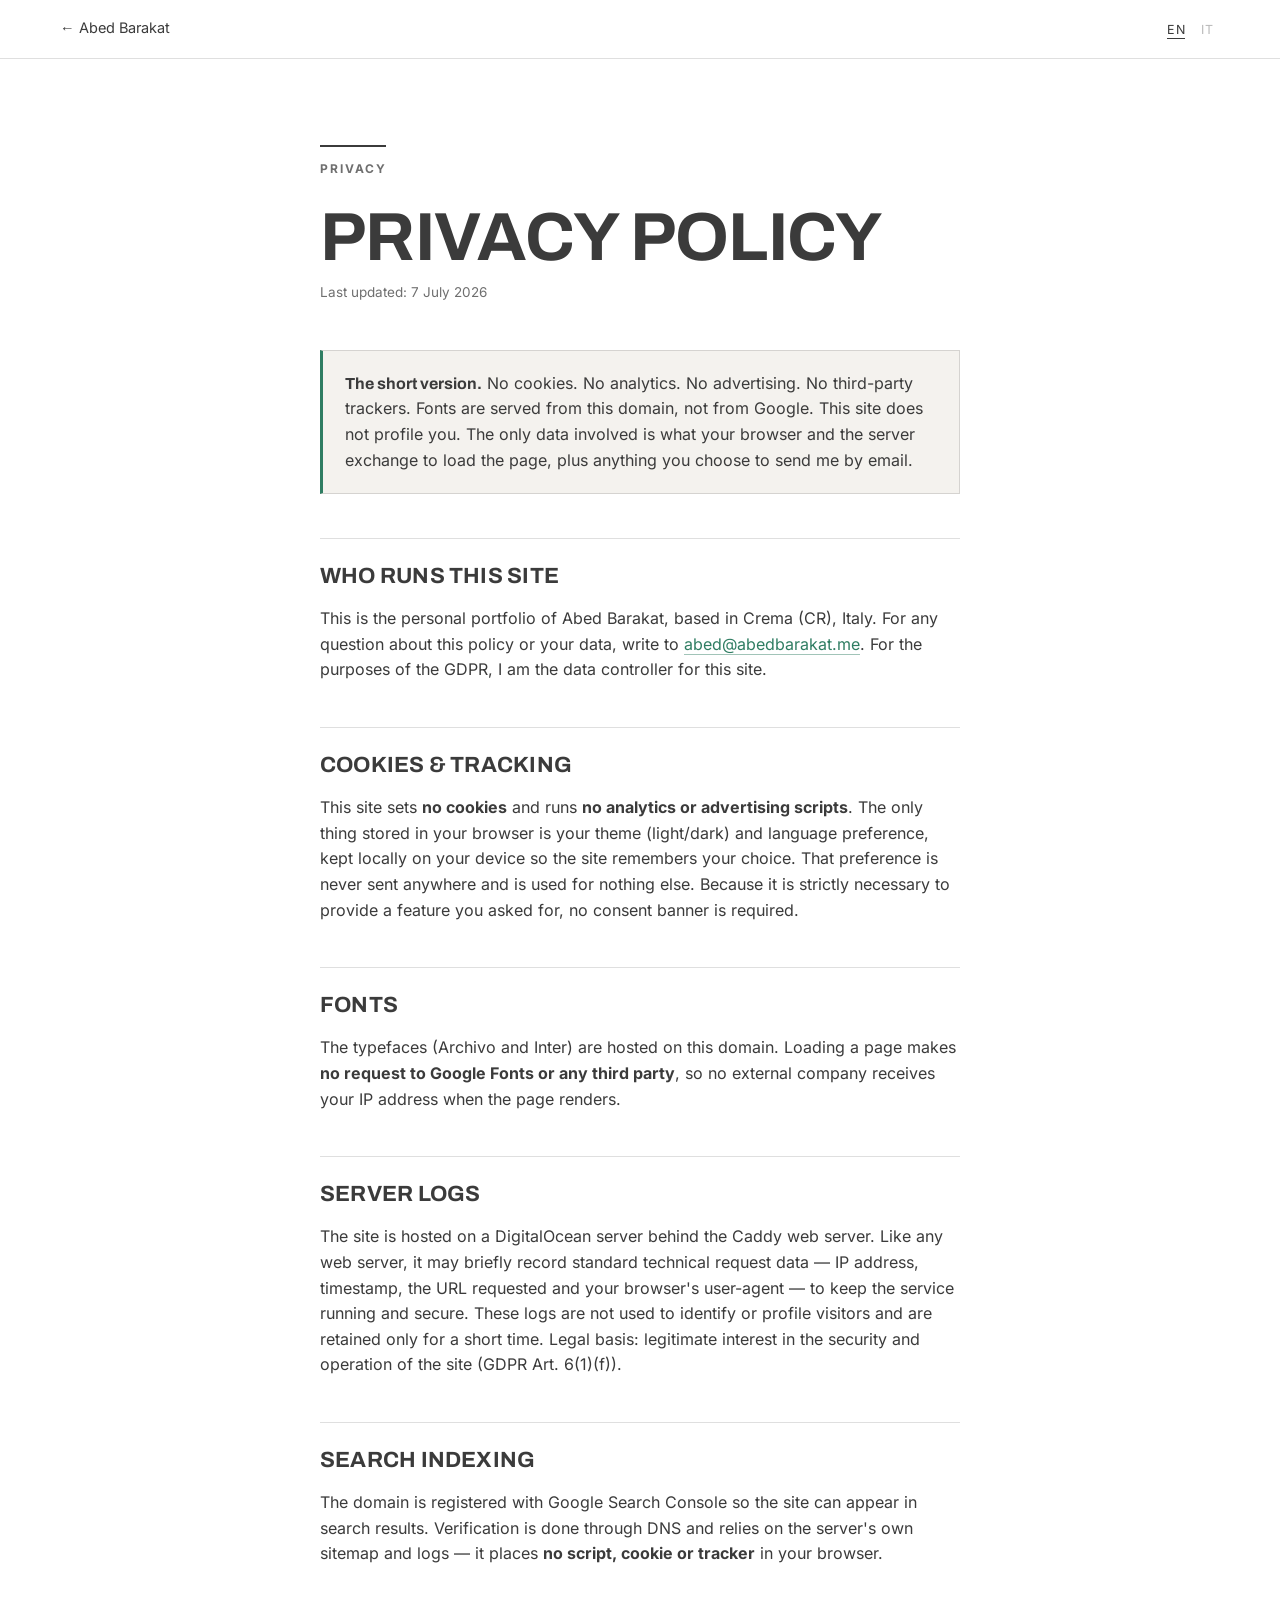
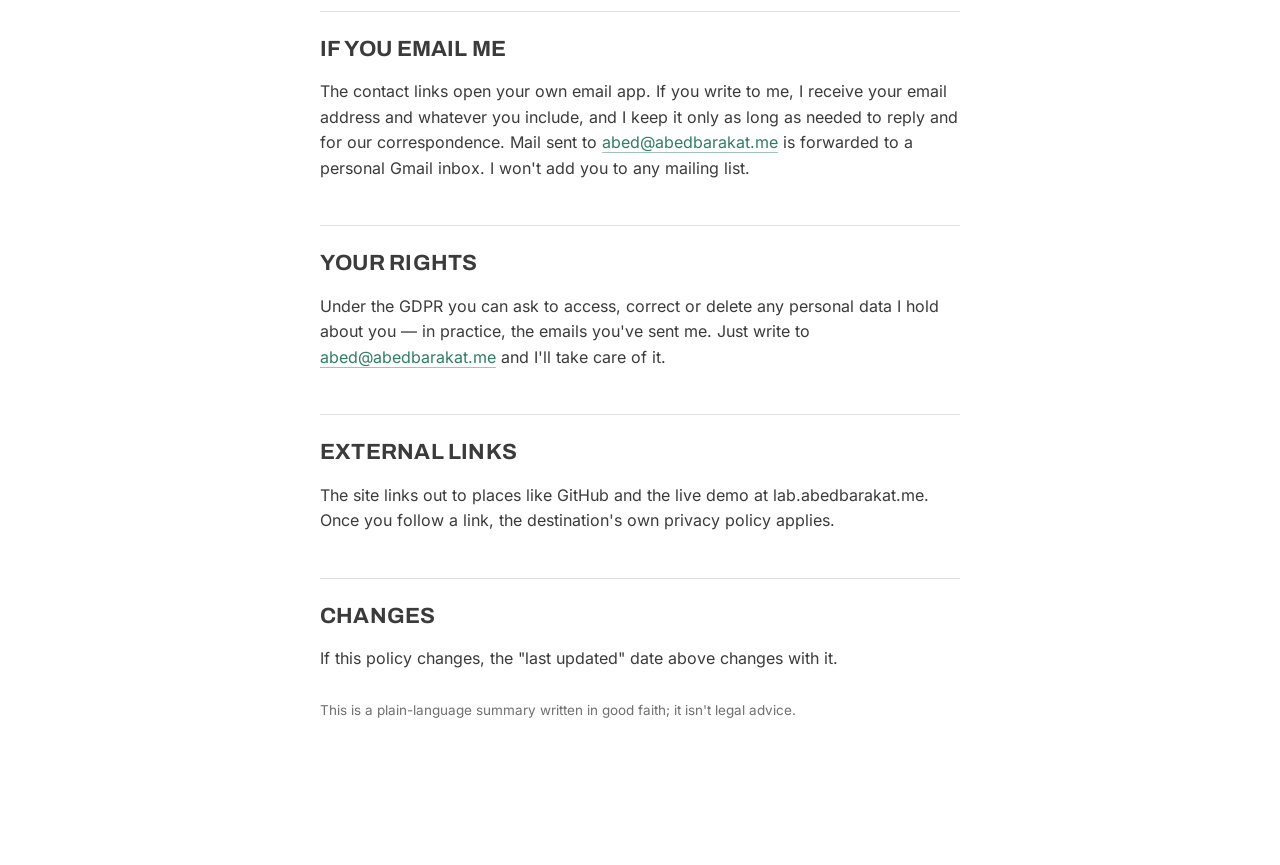
<file: privacy.html>
<!DOCTYPE html>
<html lang="en" dir="ltr">
<head>
<meta charset="UTF-8" />
<meta name="viewport" content="width=device-width, initial-scale=1.0" />
<title>Privacy — Abed Barakat</title>
<meta name="description" content="Privacy policy for abedbarakat.me — no cookies, no analytics, no third-party trackers." />
<meta name="robots" content="index,follow" />
<link rel="canonical" href="https://abedbarakat.me/privacy.html" />
<link rel="icon" href="data:image/svg+xml,<svg xmlns='http://www.w3.org/2000/svg' viewBox='0 0 64 64'><rect width='64' height='64' rx='14' fill='%2315140f'/><text x='32' y='43' font-family='Arial,sans-serif' font-size='26' font-weight='700' text-anchor='middle' fill='%23fff'>AB</text></svg>" />
<link rel="preload" href="fonts/f03.woff2" as="font" type="font/woff2" crossorigin />
<link rel="preload" href="fonts/f10.woff2" as="font" type="font/woff2" crossorigin />
<link rel="stylesheet" href="fonts/fonts.css" />
<style>
:root{
  --bg:#ffffff;--ink:#3b3b3b;--muted:#6f6f6f;--line:rgba(59,59,59,.16);--card:#f4f2ee;
  --acc:#2f7d62;--pad:clamp(20px,6vw,60px);
  --head:"Archivo","Helvetica Neue",Arial,sans-serif;--body:"Inter","Helvetica Neue",Arial,sans-serif;
}
*{margin:0;padding:0;box-sizing:border-box}
html{scroll-behavior:smooth}
html.dark{--bg:#15140f;--ink:#e9e6dd;--muted:#a39f93;--line:rgba(233,230,221,.16);--card:#211f19;--acc:#4bbd8f}
body{background:var(--bg);color:var(--ink);font-family:var(--body);line-height:1.6;-webkit-font-smoothing:antialiased;text-rendering:optimizeLegibility}
html[lang="ar"] body{font-family:"Noto Kufi Arabic","Inter",sans-serif}
a{color:inherit}
::selection{background:var(--ink);color:var(--bg)}
.top{position:sticky;top:0;z-index:10;display:flex;align-items:center;justify-content:space-between;
  padding:16px var(--pad);background:color-mix(in srgb,var(--bg) 88%,transparent);backdrop-filter:blur(6px);border-bottom:1px solid var(--line)}
.back{font-family:var(--body);font-size:14.5px;text-decoration:none;position:relative;padding-bottom:3px}
.back::after{content:"";position:absolute;left:0;bottom:0;height:1.5px;width:100%;background:var(--ink);transform:scaleX(0);transform-origin:left;transition:transform .4s cubic-bezier(.7,0,.2,1)}
.back:hover::after{transform:scaleX(1)}
.langs{display:flex;gap:2px}
.langs button{background:none;border:0;color:var(--ink);opacity:.35;cursor:pointer;padding:5px 7px;font-family:var(--body);font-size:12.5px;letter-spacing:.04em;transition:opacity .2s}
.langs button:hover{opacity:.7}
.langs button.on{opacity:1;text-decoration:underline;text-underline-offset:4px}
.doc{max-width:760px;margin:0 auto;padding:clamp(40px,8vw,86px) var(--pad) clamp(70px,12vw,130px)}
.kicker{display:inline-block;font-family:var(--body);font-size:12px;font-weight:600;letter-spacing:.16em;text-transform:uppercase;color:var(--muted);padding-top:12px;border-top:2px solid var(--ink)}
h1{font-family:var(--head);text-transform:uppercase;font-weight:700;font-size:clamp(34px,7vw,68px);line-height:1.02;letter-spacing:-.01em;margin:22px 0 10px}
.updated{font-size:13.5px;color:var(--muted);margin-bottom:clamp(28px,5vw,46px)}
.tldr{background:var(--card);border:1px solid var(--line);border-left:3px solid var(--acc);padding:20px 22px;margin-bottom:clamp(30px,5vw,44px);font-size:16px}
.tldr b{font-family:var(--head);font-weight:700}
h2{font-family:var(--head);text-transform:uppercase;font-weight:700;font-size:clamp(17px,2.3vw,22px);letter-spacing:.01em;margin:clamp(30px,5vw,44px) 0 12px;padding-top:20px;border-top:1px solid var(--line)}
p{font-size:16px;margin-bottom:14px;color:var(--ink)}
p.small{font-size:13.5px;color:var(--muted);margin-top:28px}
ul{list-style:none;margin:4px 0 14px}
li{font-size:16px;padding:7px 0 7px 20px;position:relative}
li::before{content:"";position:absolute;left:0;top:14px;width:6px;height:6px;border-radius:50%;background:var(--acc)}
[dir="rtl"] li{padding:7px 20px 7px 0}[dir="rtl"] li::before{left:auto;right:0}
a.inl{color:var(--acc);text-decoration:none;border-bottom:1px solid color-mix(in srgb,var(--acc) 45%,transparent)}
a.inl:hover{border-bottom-color:var(--acc)}
[data-lang]{display:none}
</style>
<script>try{var _t=localStorage.getItem("theme");if(_t==="dark"||(!_t&&window.matchMedia&&matchMedia("(prefers-color-scheme: dark)").matches))document.documentElement.classList.add("dark");}catch(e){}</script>
</head>
<body>
<header class="top">
  <a class="back" href="./">&larr;&nbsp;Abed Barakat</a>
  <div class="langs"><button data-l="en">EN</button><button data-l="it">IT</button></div>
</header>
<main class="doc">

<!-- ============ ENGLISH ============ -->
<div data-lang="en">
  <span class="kicker">Privacy</span>
  <h1>Privacy Policy</h1>
  <div class="updated">Last updated: 7 July 2026</div>

  <div class="tldr"><b>The short version.</b> No cookies. No analytics. No advertising. No third-party trackers. Fonts are served from this domain, not from Google. This site does not profile you. The only data involved is what your browser and the server exchange to load the page, plus anything you choose to send me by email.</div>

  <h2>Who runs this site</h2>
  <p>This is the personal portfolio of Abed Barakat, based in Crema (CR), Italy. For any question about this policy or your data, write to <a class="inl" href="mailto:abed@abedbarakat.me">abed@abedbarakat.me</a>. For the purposes of the GDPR, I am the data controller for this site.</p>

  <h2>Cookies &amp; tracking</h2>
  <p>This site sets <b>no cookies</b> and runs <b>no analytics or advertising scripts</b>. The only thing stored in your browser is your theme (light/dark) and language preference, kept locally on your device so the site remembers your choice. That preference is never sent anywhere and is used for nothing else. Because it is strictly necessary to provide a feature you asked for, no consent banner is required.</p>

  <h2>Fonts</h2>
  <p>The typefaces (Archivo and Inter) are hosted on this domain. Loading a page makes <b>no request to Google Fonts or any third party</b>, so no external company receives your IP address when the page renders.</p>

  <h2>Server logs</h2>
  <p>The site is hosted on a DigitalOcean server behind the Caddy web server. Like any web server, it may briefly record standard technical request data — IP address, timestamp, the URL requested and your browser's user-agent — to keep the service running and secure. These logs are not used to identify or profile visitors and are retained only for a short time. Legal basis: legitimate interest in the security and operation of the site (GDPR Art. 6(1)(f)).</p>

  <h2>Search indexing</h2>
  <p>The domain is registered with Google Search Console so the site can appear in search results. Verification is done through DNS and relies on the server's own sitemap and logs — it places <b>no script, cookie or tracker</b> in your browser.</p>

  <h2>If you email me</h2>
  <p>The contact links open your own email app. If you write to me, I receive your email address and whatever you include, and I keep it only as long as needed to reply and for our correspondence. Mail sent to <a class="inl" href="mailto:abed@abedbarakat.me">abed@abedbarakat.me</a> is forwarded to a personal Gmail inbox. I won't add you to any mailing list.</p>

  <h2>Your rights</h2>
  <p>Under the GDPR you can ask to access, correct or delete any personal data I hold about you — in practice, the emails you've sent me. Just write to <a class="inl" href="mailto:abed@abedbarakat.me">abed@abedbarakat.me</a> and I'll take care of it.</p>

  <h2>External links</h2>
  <p>The site links out to places like GitHub and the live demo at lab.abedbarakat.me. Once you follow a link, the destination's own privacy policy applies.</p>

  <h2>Changes</h2>
  <p>If this policy changes, the "last updated" date above changes with it.</p>

  <p class="small">This is a plain-language summary written in good faith; it isn't legal advice.</p>
</div>

<!-- ============ ITALIANO ============ -->
<div data-lang="it">
  <span class="kicker">Privacy</span>
  <h1>Informativa sulla privacy</h1>
  <div class="updated">Ultimo aggiornamento: 7 luglio 2026</div>

  <div class="tldr"><b>In breve.</b> Nessun cookie. Nessun sistema di analytics. Nessuna pubblicità. Nessun tracker di terze parti. I font sono serviti da questo dominio, non da Google. Questo sito non ti profila. Gli unici dati coinvolti sono quelli che il tuo browser e il server si scambiano per caricare la pagina, più ciò che scegli di inviarmi via email.</div>

  <h2>Chi gestisce il sito</h2>
  <p>Questo è il portfolio personale di Abed Barakat, con sede a Crema (CR), Italia. Per qualsiasi domanda su questa informativa o sui tuoi dati, scrivi a <a class="inl" href="mailto:abed@abedbarakat.me">abed@abedbarakat.me</a>. Ai fini del GDPR, sono io il titolare del trattamento per questo sito.</p>

  <h2>Cookie e tracciamento</h2>
  <p>Questo sito non usa <b>alcun cookie</b> e non esegue <b>alcuno script di analytics o pubblicitario</b>. L'unica cosa salvata nel browser è la preferenza di tema (chiaro/scuro) e di lingua, conservata localmente sul tuo dispositivo perché il sito ricordi la tua scelta. Quella preferenza non viene mai inviata da nessuna parte e non serve ad altro. Trattandosi di un elemento strettamente necessario a fornire una funzione che hai richiesto, non è richiesto alcun banner di consenso.</p>

  <h2>Font</h2>
  <p>I caratteri (Archivo e Inter) sono ospitati su questo dominio. Caricare una pagina non genera <b>alcuna richiesta a Google Fonts o a terze parti</b>: nessuna azienda esterna riceve il tuo indirizzo IP quando la pagina viene mostrata.</p>

  <h2>Log del server</h2>
  <p>Il sito è ospitato su un server DigitalOcean dietro il web server Caddy. Come ogni web server, può registrare per breve tempo i dati tecnici standard di una richiesta — indirizzo IP, data e ora, URL richiesto e user-agent del browser — per mantenere il servizio attivo e sicuro. Questi log non sono usati per identificare o profilare i visitatori e sono conservati solo per un breve periodo. Base giuridica: legittimo interesse alla sicurezza e al funzionamento del sito (art. 6, par. 1, lett. f, GDPR).</p>

  <h2>Indicizzazione sui motori</h2>
  <p>Il dominio è registrato su Google Search Console affinché il sito compaia nei risultati di ricerca. La verifica avviene tramite DNS e si basa sulla sitemap e sui log del server: <b>non</b> inserisce <b>alcuno script, cookie o tracker</b> nel tuo browser.</p>

  <h2>Se mi scrivi</h2>
  <p>I link di contatto aprono la tua app di posta. Se mi scrivi, ricevo il tuo indirizzo email e ciò che includi, e lo conservo solo per il tempo necessario a risponderti e a gestire la nostra corrispondenza. La posta inviata a <a class="inl" href="mailto:abed@abedbarakat.me">abed@abedbarakat.me</a> viene inoltrata a una casella Gmail personale. Non ti aggiungerò ad alcuna lista.</p>

  <h2>I tuoi diritti</h2>
  <p>In base al GDPR puoi chiedere di accedere, correggere o cancellare i dati personali che ti riguardano in mio possesso — in pratica, le email che mi hai inviato. Scrivi a <a class="inl" href="mailto:abed@abedbarakat.me">abed@abedbarakat.me</a> e me ne occupo.</p>

  <h2>Link esterni</h2>
  <p>Il sito rimanda a destinazioni come GitHub e la demo live su lab.abedbarakat.me. Una volta seguito un link, si applica l'informativa privacy di quella destinazione.</p>

  <h2>Modifiche</h2>
  <p>Se questa informativa cambia, cambia con essa anche la data di "ultimo aggiornamento" qui sopra.</p>

  <p class="small">Questo è un riassunto in linguaggio semplice, scritto in buona fede; non costituisce consulenza legale.</p>
</div>

</main>
<script>
(function(){
  var btns=document.querySelectorAll(".langs button");
  function apply(l){
    if(l!=="it")l="en";
    document.documentElement.lang=l;
    document.documentElement.dir="ltr";
    document.querySelectorAll("[data-lang]").forEach(function(d){d.style.display=(d.getAttribute("data-lang")===l)?"block":"none";});
    btns.forEach(function(b){b.classList.toggle("on",b.getAttribute("data-l")===l);});
    document.title=(l==="it")?"Privacy — Abed Barakat":"Privacy — Abed Barakat";
  }
  var saved=null;try{saved=localStorage.getItem("lang")}catch(e){}
  apply(saved==="it"?"it":"en");
  btns.forEach(function(b){b.onclick=function(){var l=b.getAttribute("data-l");apply(l);try{localStorage.setItem("lang",l)}catch(e){}};});
})();
</script>
</body>
</html>
</file>
<file: fonts/fonts.css>
/* vietnamese */
@font-face {
  font-family: 'Archivo';
  font-style: normal;
  font-weight: 500;
  font-stretch: 100%;
  font-display: swap;
  src: url(f01.woff2) format('woff2');
  unicode-range: U+0102-0103, U+0110-0111, U+0128-0129, U+0168-0169, U+01A0-01A1, U+01AF-01B0, U+0300-0301, U+0303-0304, U+0308-0309, U+0323, U+0329, U+1EA0-1EF9, U+20AB;
}
/* latin-ext */
@font-face {
  font-family: 'Archivo';
  font-style: normal;
  font-weight: 500;
  font-stretch: 100%;
  font-display: swap;
  src: url(f02.woff2) format('woff2');
  unicode-range: U+0100-02BA, U+02BD-02C5, U+02C7-02CC, U+02CE-02D7, U+02DD-02FF, U+0304, U+0308, U+0329, U+1D00-1DBF, U+1E00-1E9F, U+1EF2-1EFF, U+2020, U+20A0-20AB, U+20AD-20C0, U+2113, U+2C60-2C7F, U+A720-A7FF;
}
/* latin */
@font-face {
  font-family: 'Archivo';
  font-style: normal;
  font-weight: 500;
  font-stretch: 100%;
  font-display: swap;
  src: url(f03.woff2) format('woff2');
  unicode-range: U+0000-00FF, U+0131, U+0152-0153, U+02BB-02BC, U+02C6, U+02DA, U+02DC, U+0304, U+0308, U+0329, U+2000-206F, U+20AC, U+2122, U+2191, U+2193, U+2212, U+2215, U+FEFF, U+FFFD;
}
/* vietnamese */
@font-face {
  font-family: 'Archivo';
  font-style: normal;
  font-weight: 600;
  font-stretch: 100%;
  font-display: swap;
  src: url(f01.woff2) format('woff2');
  unicode-range: U+0102-0103, U+0110-0111, U+0128-0129, U+0168-0169, U+01A0-01A1, U+01AF-01B0, U+0300-0301, U+0303-0304, U+0308-0309, U+0323, U+0329, U+1EA0-1EF9, U+20AB;
}
/* latin-ext */
@font-face {
  font-family: 'Archivo';
  font-style: normal;
  font-weight: 600;
  font-stretch: 100%;
  font-display: swap;
  src: url(f02.woff2) format('woff2');
  unicode-range: U+0100-02BA, U+02BD-02C5, U+02C7-02CC, U+02CE-02D7, U+02DD-02FF, U+0304, U+0308, U+0329, U+1D00-1DBF, U+1E00-1E9F, U+1EF2-1EFF, U+2020, U+20A0-20AB, U+20AD-20C0, U+2113, U+2C60-2C7F, U+A720-A7FF;
}
/* latin */
@font-face {
  font-family: 'Archivo';
  font-style: normal;
  font-weight: 600;
  font-stretch: 100%;
  font-display: swap;
  src: url(f03.woff2) format('woff2');
  unicode-range: U+0000-00FF, U+0131, U+0152-0153, U+02BB-02BC, U+02C6, U+02DA, U+02DC, U+0304, U+0308, U+0329, U+2000-206F, U+20AC, U+2122, U+2191, U+2193, U+2212, U+2215, U+FEFF, U+FFFD;
}
/* vietnamese */
@font-face {
  font-family: 'Archivo';
  font-style: normal;
  font-weight: 700;
  font-stretch: 100%;
  font-display: swap;
  src: url(f01.woff2) format('woff2');
  unicode-range: U+0102-0103, U+0110-0111, U+0128-0129, U+0168-0169, U+01A0-01A1, U+01AF-01B0, U+0300-0301, U+0303-0304, U+0308-0309, U+0323, U+0329, U+1EA0-1EF9, U+20AB;
}
/* latin-ext */
@font-face {
  font-family: 'Archivo';
  font-style: normal;
  font-weight: 700;
  font-stretch: 100%;
  font-display: swap;
  src: url(f02.woff2) format('woff2');
  unicode-range: U+0100-02BA, U+02BD-02C5, U+02C7-02CC, U+02CE-02D7, U+02DD-02FF, U+0304, U+0308, U+0329, U+1D00-1DBF, U+1E00-1E9F, U+1EF2-1EFF, U+2020, U+20A0-20AB, U+20AD-20C0, U+2113, U+2C60-2C7F, U+A720-A7FF;
}
/* latin */
@font-face {
  font-family: 'Archivo';
  font-style: normal;
  font-weight: 700;
  font-stretch: 100%;
  font-display: swap;
  src: url(f03.woff2) format('woff2');
  unicode-range: U+0000-00FF, U+0131, U+0152-0153, U+02BB-02BC, U+02C6, U+02DA, U+02DC, U+0304, U+0308, U+0329, U+2000-206F, U+20AC, U+2122, U+2191, U+2193, U+2212, U+2215, U+FEFF, U+FFFD;
}
/* cyrillic-ext */
@font-face {
  font-family: 'Inter';
  font-style: normal;
  font-weight: 400;
  font-display: swap;
  src: url(f04.woff2) format('woff2');
  unicode-range: U+0460-052F, U+1C80-1C8A, U+20B4, U+2DE0-2DFF, U+A640-A69F, U+FE2E-FE2F;
}
/* cyrillic */
@font-face {
  font-family: 'Inter';
  font-style: normal;
  font-weight: 400;
  font-display: swap;
  src: url(f05.woff2) format('woff2');
  unicode-range: U+0301, U+0400-045F, U+0490-0491, U+04B0-04B1, U+2116;
}
/* greek-ext */
@font-face {
  font-family: 'Inter';
  font-style: normal;
  font-weight: 400;
  font-display: swap;
  src: url(f06.woff2) format('woff2');
  unicode-range: U+1F00-1FFF;
}
/* greek */
@font-face {
  font-family: 'Inter';
  font-style: normal;
  font-weight: 400;
  font-display: swap;
  src: url(f07.woff2) format('woff2');
  unicode-range: U+0370-0377, U+037A-037F, U+0384-038A, U+038C, U+038E-03A1, U+03A3-03FF;
}
/* vietnamese */
@font-face {
  font-family: 'Inter';
  font-style: normal;
  font-weight: 400;
  font-display: swap;
  src: url(f08.woff2) format('woff2');
  unicode-range: U+0102-0103, U+0110-0111, U+0128-0129, U+0168-0169, U+01A0-01A1, U+01AF-01B0, U+0300-0301, U+0303-0304, U+0308-0309, U+0323, U+0329, U+1EA0-1EF9, U+20AB;
}
/* latin-ext */
@font-face {
  font-family: 'Inter';
  font-style: normal;
  font-weight: 400;
  font-display: swap;
  src: url(f09.woff2) format('woff2');
  unicode-range: U+0100-02BA, U+02BD-02C5, U+02C7-02CC, U+02CE-02D7, U+02DD-02FF, U+0304, U+0308, U+0329, U+1D00-1DBF, U+1E00-1E9F, U+1EF2-1EFF, U+2020, U+20A0-20AB, U+20AD-20C0, U+2113, U+2C60-2C7F, U+A720-A7FF;
}
/* latin */
@font-face {
  font-family: 'Inter';
  font-style: normal;
  font-weight: 400;
  font-display: swap;
  src: url(f10.woff2) format('woff2');
  unicode-range: U+0000-00FF, U+0131, U+0152-0153, U+02BB-02BC, U+02C6, U+02DA, U+02DC, U+0304, U+0308, U+0329, U+2000-206F, U+20AC, U+2122, U+2191, U+2193, U+2212, U+2215, U+FEFF, U+FFFD;
}
/* cyrillic-ext */
@font-face {
  font-family: 'Inter';
  font-style: normal;
  font-weight: 500;
  font-display: swap;
  src: url(f04.woff2) format('woff2');
  unicode-range: U+0460-052F, U+1C80-1C8A, U+20B4, U+2DE0-2DFF, U+A640-A69F, U+FE2E-FE2F;
}
/* cyrillic */
@font-face {
  font-family: 'Inter';
  font-style: normal;
  font-weight: 500;
  font-display: swap;
  src: url(f05.woff2) format('woff2');
  unicode-range: U+0301, U+0400-045F, U+0490-0491, U+04B0-04B1, U+2116;
}
/* greek-ext */
@font-face {
  font-family: 'Inter';
  font-style: normal;
  font-weight: 500;
  font-display: swap;
  src: url(f06.woff2) format('woff2');
  unicode-range: U+1F00-1FFF;
}
/* greek */
@font-face {
  font-family: 'Inter';
  font-style: normal;
  font-weight: 500;
  font-display: swap;
  src: url(f07.woff2) format('woff2');
  unicode-range: U+0370-0377, U+037A-037F, U+0384-038A, U+038C, U+038E-03A1, U+03A3-03FF;
}
/* vietnamese */
@font-face {
  font-family: 'Inter';
  font-style: normal;
  font-weight: 500;
  font-display: swap;
  src: url(f08.woff2) format('woff2');
  unicode-range: U+0102-0103, U+0110-0111, U+0128-0129, U+0168-0169, U+01A0-01A1, U+01AF-01B0, U+0300-0301, U+0303-0304, U+0308-0309, U+0323, U+0329, U+1EA0-1EF9, U+20AB;
}
/* latin-ext */
@font-face {
  font-family: 'Inter';
  font-style: normal;
  font-weight: 500;
  font-display: swap;
  src: url(f09.woff2) format('woff2');
  unicode-range: U+0100-02BA, U+02BD-02C5, U+02C7-02CC, U+02CE-02D7, U+02DD-02FF, U+0304, U+0308, U+0329, U+1D00-1DBF, U+1E00-1E9F, U+1EF2-1EFF, U+2020, U+20A0-20AB, U+20AD-20C0, U+2113, U+2C60-2C7F, U+A720-A7FF;
}
/* latin */
@font-face {
  font-family: 'Inter';
  font-style: normal;
  font-weight: 500;
  font-display: swap;
  src: url(f10.woff2) format('woff2');
  unicode-range: U+0000-00FF, U+0131, U+0152-0153, U+02BB-02BC, U+02C6, U+02DA, U+02DC, U+0304, U+0308, U+0329, U+2000-206F, U+20AC, U+2122, U+2191, U+2193, U+2212, U+2215, U+FEFF, U+FFFD;
}
/* cyrillic-ext */
@font-face {
  font-family: 'Inter';
  font-style: normal;
  font-weight: 700;
  font-display: swap;
  src: url(f04.woff2) format('woff2');
  unicode-range: U+0460-052F, U+1C80-1C8A, U+20B4, U+2DE0-2DFF, U+A640-A69F, U+FE2E-FE2F;
}
/* cyrillic */
@font-face {
  font-family: 'Inter';
  font-style: normal;
  font-weight: 700;
  font-display: swap;
  src: url(f05.woff2) format('woff2');
  unicode-range: U+0301, U+0400-045F, U+0490-0491, U+04B0-04B1, U+2116;
}
/* greek-ext */
@font-face {
  font-family: 'Inter';
  font-style: normal;
  font-weight: 700;
  font-display: swap;
  src: url(f06.woff2) format('woff2');
  unicode-range: U+1F00-1FFF;
}
/* greek */
@font-face {
  font-family: 'Inter';
  font-style: normal;
  font-weight: 700;
  font-display: swap;
  src: url(f07.woff2) format('woff2');
  unicode-range: U+0370-0377, U+037A-037F, U+0384-038A, U+038C, U+038E-03A1, U+03A3-03FF;
}
/* vietnamese */
@font-face {
  font-family: 'Inter';
  font-style: normal;
  font-weight: 700;
  font-display: swap;
  src: url(f08.woff2) format('woff2');
  unicode-range: U+0102-0103, U+0110-0111, U+0128-0129, U+0168-0169, U+01A0-01A1, U+01AF-01B0, U+0300-0301, U+0303-0304, U+0308-0309, U+0323, U+0329, U+1EA0-1EF9, U+20AB;
}
/* latin-ext */
@font-face {
  font-family: 'Inter';
  font-style: normal;
  font-weight: 700;
  font-display: swap;
  src: url(f09.woff2) format('woff2');
  unicode-range: U+0100-02BA, U+02BD-02C5, U+02C7-02CC, U+02CE-02D7, U+02DD-02FF, U+0304, U+0308, U+0329, U+1D00-1DBF, U+1E00-1E9F, U+1EF2-1EFF, U+2020, U+20A0-20AB, U+20AD-20C0, U+2113, U+2C60-2C7F, U+A720-A7FF;
}
/* latin */
@font-face {
  font-family: 'Inter';
  font-style: normal;
  font-weight: 700;
  font-display: swap;
  src: url(f10.woff2) format('woff2');
  unicode-range: U+0000-00FF, U+0131, U+0152-0153, U+02BB-02BC, U+02C6, U+02DA, U+02DC, U+0304, U+0308, U+0329, U+2000-206F, U+20AC, U+2122, U+2191, U+2193, U+2212, U+2215, U+FEFF, U+FFFD;
}
/* arabic */
@font-face {
  font-family: 'Noto Kufi Arabic';
  font-style: normal;
  font-weight: 400;
  font-display: swap;
  src: url(f11.woff2) format('woff2');
  unicode-range: U+0600-06FF, U+0750-077F, U+0870-088E, U+0890-0891, U+0897-08E1, U+08E3-08FF, U+200C-200E, U+2010-2011, U+204F, U+2E41, U+FB50-FDFF, U+FE70-FE74, U+FE76-FEFC, U+102E0-102FB, U+10E60-10E7E, U+10EC2-10EC4, U+10EFC-10EFF, U+1EE00-1EE03, U+1EE05-1EE1F, U+1EE21-1EE22, U+1EE24, U+1EE27, U+1EE29-1EE32, U+1EE34-1EE37, U+1EE39, U+1EE3B, U+1EE42, U+1EE47, U+1EE49, U+1EE4B, U+1EE4D-1EE4F, U+1EE51-1EE52, U+1EE54, U+1EE57, U+1EE59, U+1EE5B, U+1EE5D, U+1EE5F, U+1EE61-1EE62, U+1EE64, U+1EE67-1EE6A, U+1EE6C-1EE72, U+1EE74-1EE77, U+1EE79-1EE7C, U+1EE7E, U+1EE80-1EE89, U+1EE8B-1EE9B, U+1EEA1-1EEA3, U+1EEA5-1EEA9, U+1EEAB-1EEBB, U+1EEF0-1EEF1;
}
/* math */
@font-face {
  font-family: 'Noto Kufi Arabic';
  font-style: normal;
  font-weight: 400;
  font-display: swap;
  src: url(f12.woff2) format('woff2');
  unicode-range: U+0302-0303, U+0305, U+0307-0308, U+0310, U+0312, U+0315, U+031A, U+0326-0327, U+032C, U+032F-0330, U+0332-0333, U+0338, U+033A, U+0346, U+034D, U+0391-03A1, U+03A3-03A9, U+03B1-03C9, U+03D1, U+03D5-03D6, U+03F0-03F1, U+03F4-03F5, U+2016-2017, U+2034-2038, U+203C, U+2040, U+2043, U+2047, U+2050, U+2057, U+205F, U+2070-2071, U+2074-208E, U+2090-209C, U+20D0-20DC, U+20E1, U+20E5-20EF, U+2100-2112, U+2114-2115, U+2117-2121, U+2123-214F, U+2190, U+2192, U+2194-21AE, U+21B0-21E5, U+21F1-21F2, U+21F4-2211, U+2213-2214, U+2216-22FF, U+2308-230B, U+2310, U+2319, U+231C-2321, U+2336-237A, U+237C, U+2395, U+239B-23B7, U+23D0, U+23DC-23E1, U+2474-2475, U+25AF, U+25B3, U+25B7, U+25BD, U+25C1, U+25CA, U+25CC, U+25FB, U+266D-266F, U+27C0-27FF, U+2900-2AFF, U+2B0E-2B11, U+2B30-2B4C, U+2BFE, U+3030, U+FF5B, U+FF5D, U+1D400-1D7FF, U+1EE00-1EEFF;
}
/* symbols */
@font-face {
  font-family: 'Noto Kufi Arabic';
  font-style: normal;
  font-weight: 400;
  font-display: swap;
  src: url(f13.woff2) format('woff2');
  unicode-range: U+0001-000C, U+000E-001F, U+007F-009F, U+20DD-20E0, U+20E2-20E4, U+2150-218F, U+2190, U+2192, U+2194-2199, U+21AF, U+21E6-21F0, U+21F3, U+2218-2219, U+2299, U+22C4-22C6, U+2300-243F, U+2440-244A, U+2460-24FF, U+25A0-27BF, U+2800-28FF, U+2921-2922, U+2981, U+29BF, U+29EB, U+2B00-2BFF, U+4DC0-4DFF, U+FFF9-FFFB, U+10140-1018E, U+10190-1019C, U+101A0, U+101D0-101FD, U+102E0-102FB, U+10E60-10E7E, U+1D2C0-1D2D3, U+1D2E0-1D37F, U+1F000-1F0FF, U+1F100-1F1AD, U+1F1E6-1F1FF, U+1F30D-1F30F, U+1F315, U+1F31C, U+1F31E, U+1F320-1F32C, U+1F336, U+1F378, U+1F37D, U+1F382, U+1F393-1F39F, U+1F3A7-1F3A8, U+1F3AC-1F3AF, U+1F3C2, U+1F3C4-1F3C6, U+1F3CA-1F3CE, U+1F3D4-1F3E0, U+1F3ED, U+1F3F1-1F3F3, U+1F3F5-1F3F7, U+1F408, U+1F415, U+1F41F, U+1F426, U+1F43F, U+1F441-1F442, U+1F444, U+1F446-1F449, U+1F44C-1F44E, U+1F453, U+1F46A, U+1F47D, U+1F4A3, U+1F4B0, U+1F4B3, U+1F4B9, U+1F4BB, U+1F4BF, U+1F4C8-1F4CB, U+1F4D6, U+1F4DA, U+1F4DF, U+1F4E3-1F4E6, U+1F4EA-1F4ED, U+1F4F7, U+1F4F9-1F4FB, U+1F4FD-1F4FE, U+1F503, U+1F507-1F50B, U+1F50D, U+1F512-1F513, U+1F53E-1F54A, U+1F54F-1F5FA, U+1F610, U+1F650-1F67F, U+1F687, U+1F68D, U+1F691, U+1F694, U+1F698, U+1F6AD, U+1F6B2, U+1F6B9-1F6BA, U+1F6BC, U+1F6C6-1F6CF, U+1F6D3-1F6D7, U+1F6E0-1F6EA, U+1F6F0-1F6F3, U+1F6F7-1F6FC, U+1F700-1F7FF, U+1F800-1F80B, U+1F810-1F847, U+1F850-1F859, U+1F860-1F887, U+1F890-1F8AD, U+1F8B0-1F8BB, U+1F8C0-1F8C1, U+1F900-1F90B, U+1F93B, U+1F946, U+1F984, U+1F996, U+1F9E9, U+1FA00-1FA6F, U+1FA70-1FA7C, U+1FA80-1FA89, U+1FA8F-1FAC6, U+1FACE-1FADC, U+1FADF-1FAE9, U+1FAF0-1FAF8, U+1FB00-1FBFF;
}
/* latin-ext */
@font-face {
  font-family: 'Noto Kufi Arabic';
  font-style: normal;
  font-weight: 400;
  font-display: swap;
  src: url(f14.woff2) format('woff2');
  unicode-range: U+0100-02BA, U+02BD-02C5, U+02C7-02CC, U+02CE-02D7, U+02DD-02FF, U+0304, U+0308, U+0329, U+1D00-1DBF, U+1E00-1E9F, U+1EF2-1EFF, U+2020, U+20A0-20AB, U+20AD-20C0, U+2113, U+2C60-2C7F, U+A720-A7FF;
}
/* latin */
@font-face {
  font-family: 'Noto Kufi Arabic';
  font-style: normal;
  font-weight: 400;
  font-display: swap;
  src: url(f15.woff2) format('woff2');
  unicode-range: U+0000-00FF, U+0131, U+0152-0153, U+02BB-02BC, U+02C6, U+02DA, U+02DC, U+0304, U+0308, U+0329, U+2000-206F, U+20AC, U+2122, U+2191, U+2193, U+2212, U+2215, U+FEFF, U+FFFD;
}
/* arabic */
@font-face {
  font-family: 'Noto Kufi Arabic';
  font-style: normal;
  font-weight: 500;
  font-display: swap;
  src: url(f11.woff2) format('woff2');
  unicode-range: U+0600-06FF, U+0750-077F, U+0870-088E, U+0890-0891, U+0897-08E1, U+08E3-08FF, U+200C-200E, U+2010-2011, U+204F, U+2E41, U+FB50-FDFF, U+FE70-FE74, U+FE76-FEFC, U+102E0-102FB, U+10E60-10E7E, U+10EC2-10EC4, U+10EFC-10EFF, U+1EE00-1EE03, U+1EE05-1EE1F, U+1EE21-1EE22, U+1EE24, U+1EE27, U+1EE29-1EE32, U+1EE34-1EE37, U+1EE39, U+1EE3B, U+1EE42, U+1EE47, U+1EE49, U+1EE4B, U+1EE4D-1EE4F, U+1EE51-1EE52, U+1EE54, U+1EE57, U+1EE59, U+1EE5B, U+1EE5D, U+1EE5F, U+1EE61-1EE62, U+1EE64, U+1EE67-1EE6A, U+1EE6C-1EE72, U+1EE74-1EE77, U+1EE79-1EE7C, U+1EE7E, U+1EE80-1EE89, U+1EE8B-1EE9B, U+1EEA1-1EEA3, U+1EEA5-1EEA9, U+1EEAB-1EEBB, U+1EEF0-1EEF1;
}
/* math */
@font-face {
  font-family: 'Noto Kufi Arabic';
  font-style: normal;
  font-weight: 500;
  font-display: swap;
  src: url(f12.woff2) format('woff2');
  unicode-range: U+0302-0303, U+0305, U+0307-0308, U+0310, U+0312, U+0315, U+031A, U+0326-0327, U+032C, U+032F-0330, U+0332-0333, U+0338, U+033A, U+0346, U+034D, U+0391-03A1, U+03A3-03A9, U+03B1-03C9, U+03D1, U+03D5-03D6, U+03F0-03F1, U+03F4-03F5, U+2016-2017, U+2034-2038, U+203C, U+2040, U+2043, U+2047, U+2050, U+2057, U+205F, U+2070-2071, U+2074-208E, U+2090-209C, U+20D0-20DC, U+20E1, U+20E5-20EF, U+2100-2112, U+2114-2115, U+2117-2121, U+2123-214F, U+2190, U+2192, U+2194-21AE, U+21B0-21E5, U+21F1-21F2, U+21F4-2211, U+2213-2214, U+2216-22FF, U+2308-230B, U+2310, U+2319, U+231C-2321, U+2336-237A, U+237C, U+2395, U+239B-23B7, U+23D0, U+23DC-23E1, U+2474-2475, U+25AF, U+25B3, U+25B7, U+25BD, U+25C1, U+25CA, U+25CC, U+25FB, U+266D-266F, U+27C0-27FF, U+2900-2AFF, U+2B0E-2B11, U+2B30-2B4C, U+2BFE, U+3030, U+FF5B, U+FF5D, U+1D400-1D7FF, U+1EE00-1EEFF;
}
/* symbols */
@font-face {
  font-family: 'Noto Kufi Arabic';
  font-style: normal;
  font-weight: 500;
  font-display: swap;
  src: url(f13.woff2) format('woff2');
  unicode-range: U+0001-000C, U+000E-001F, U+007F-009F, U+20DD-20E0, U+20E2-20E4, U+2150-218F, U+2190, U+2192, U+2194-2199, U+21AF, U+21E6-21F0, U+21F3, U+2218-2219, U+2299, U+22C4-22C6, U+2300-243F, U+2440-244A, U+2460-24FF, U+25A0-27BF, U+2800-28FF, U+2921-2922, U+2981, U+29BF, U+29EB, U+2B00-2BFF, U+4DC0-4DFF, U+FFF9-FFFB, U+10140-1018E, U+10190-1019C, U+101A0, U+101D0-101FD, U+102E0-102FB, U+10E60-10E7E, U+1D2C0-1D2D3, U+1D2E0-1D37F, U+1F000-1F0FF, U+1F100-1F1AD, U+1F1E6-1F1FF, U+1F30D-1F30F, U+1F315, U+1F31C, U+1F31E, U+1F320-1F32C, U+1F336, U+1F378, U+1F37D, U+1F382, U+1F393-1F39F, U+1F3A7-1F3A8, U+1F3AC-1F3AF, U+1F3C2, U+1F3C4-1F3C6, U+1F3CA-1F3CE, U+1F3D4-1F3E0, U+1F3ED, U+1F3F1-1F3F3, U+1F3F5-1F3F7, U+1F408, U+1F415, U+1F41F, U+1F426, U+1F43F, U+1F441-1F442, U+1F444, U+1F446-1F449, U+1F44C-1F44E, U+1F453, U+1F46A, U+1F47D, U+1F4A3, U+1F4B0, U+1F4B3, U+1F4B9, U+1F4BB, U+1F4BF, U+1F4C8-1F4CB, U+1F4D6, U+1F4DA, U+1F4DF, U+1F4E3-1F4E6, U+1F4EA-1F4ED, U+1F4F7, U+1F4F9-1F4FB, U+1F4FD-1F4FE, U+1F503, U+1F507-1F50B, U+1F50D, U+1F512-1F513, U+1F53E-1F54A, U+1F54F-1F5FA, U+1F610, U+1F650-1F67F, U+1F687, U+1F68D, U+1F691, U+1F694, U+1F698, U+1F6AD, U+1F6B2, U+1F6B9-1F6BA, U+1F6BC, U+1F6C6-1F6CF, U+1F6D3-1F6D7, U+1F6E0-1F6EA, U+1F6F0-1F6F3, U+1F6F7-1F6FC, U+1F700-1F7FF, U+1F800-1F80B, U+1F810-1F847, U+1F850-1F859, U+1F860-1F887, U+1F890-1F8AD, U+1F8B0-1F8BB, U+1F8C0-1F8C1, U+1F900-1F90B, U+1F93B, U+1F946, U+1F984, U+1F996, U+1F9E9, U+1FA00-1FA6F, U+1FA70-1FA7C, U+1FA80-1FA89, U+1FA8F-1FAC6, U+1FACE-1FADC, U+1FADF-1FAE9, U+1FAF0-1FAF8, U+1FB00-1FBFF;
}
/* latin-ext */
@font-face {
  font-family: 'Noto Kufi Arabic';
  font-style: normal;
  font-weight: 500;
  font-display: swap;
  src: url(f14.woff2) format('woff2');
  unicode-range: U+0100-02BA, U+02BD-02C5, U+02C7-02CC, U+02CE-02D7, U+02DD-02FF, U+0304, U+0308, U+0329, U+1D00-1DBF, U+1E00-1E9F, U+1EF2-1EFF, U+2020, U+20A0-20AB, U+20AD-20C0, U+2113, U+2C60-2C7F, U+A720-A7FF;
}
/* latin */
@font-face {
  font-family: 'Noto Kufi Arabic';
  font-style: normal;
  font-weight: 500;
  font-display: swap;
  src: url(f15.woff2) format('woff2');
  unicode-range: U+0000-00FF, U+0131, U+0152-0153, U+02BB-02BC, U+02C6, U+02DA, U+02DC, U+0304, U+0308, U+0329, U+2000-206F, U+20AC, U+2122, U+2191, U+2193, U+2212, U+2215, U+FEFF, U+FFFD;
}
/* arabic */
@font-face {
  font-family: 'Noto Kufi Arabic';
  font-style: normal;
  font-weight: 700;
  font-display: swap;
  src: url(f11.woff2) format('woff2');
  unicode-range: U+0600-06FF, U+0750-077F, U+0870-088E, U+0890-0891, U+0897-08E1, U+08E3-08FF, U+200C-200E, U+2010-2011, U+204F, U+2E41, U+FB50-FDFF, U+FE70-FE74, U+FE76-FEFC, U+102E0-102FB, U+10E60-10E7E, U+10EC2-10EC4, U+10EFC-10EFF, U+1EE00-1EE03, U+1EE05-1EE1F, U+1EE21-1EE22, U+1EE24, U+1EE27, U+1EE29-1EE32, U+1EE34-1EE37, U+1EE39, U+1EE3B, U+1EE42, U+1EE47, U+1EE49, U+1EE4B, U+1EE4D-1EE4F, U+1EE51-1EE52, U+1EE54, U+1EE57, U+1EE59, U+1EE5B, U+1EE5D, U+1EE5F, U+1EE61-1EE62, U+1EE64, U+1EE67-1EE6A, U+1EE6C-1EE72, U+1EE74-1EE77, U+1EE79-1EE7C, U+1EE7E, U+1EE80-1EE89, U+1EE8B-1EE9B, U+1EEA1-1EEA3, U+1EEA5-1EEA9, U+1EEAB-1EEBB, U+1EEF0-1EEF1;
}
/* math */
@font-face {
  font-family: 'Noto Kufi Arabic';
  font-style: normal;
  font-weight: 700;
  font-display: swap;
  src: url(f12.woff2) format('woff2');
  unicode-range: U+0302-0303, U+0305, U+0307-0308, U+0310, U+0312, U+0315, U+031A, U+0326-0327, U+032C, U+032F-0330, U+0332-0333, U+0338, U+033A, U+0346, U+034D, U+0391-03A1, U+03A3-03A9, U+03B1-03C9, U+03D1, U+03D5-03D6, U+03F0-03F1, U+03F4-03F5, U+2016-2017, U+2034-2038, U+203C, U+2040, U+2043, U+2047, U+2050, U+2057, U+205F, U+2070-2071, U+2074-208E, U+2090-209C, U+20D0-20DC, U+20E1, U+20E5-20EF, U+2100-2112, U+2114-2115, U+2117-2121, U+2123-214F, U+2190, U+2192, U+2194-21AE, U+21B0-21E5, U+21F1-21F2, U+21F4-2211, U+2213-2214, U+2216-22FF, U+2308-230B, U+2310, U+2319, U+231C-2321, U+2336-237A, U+237C, U+2395, U+239B-23B7, U+23D0, U+23DC-23E1, U+2474-2475, U+25AF, U+25B3, U+25B7, U+25BD, U+25C1, U+25CA, U+25CC, U+25FB, U+266D-266F, U+27C0-27FF, U+2900-2AFF, U+2B0E-2B11, U+2B30-2B4C, U+2BFE, U+3030, U+FF5B, U+FF5D, U+1D400-1D7FF, U+1EE00-1EEFF;
}
/* symbols */
@font-face {
  font-family: 'Noto Kufi Arabic';
  font-style: normal;
  font-weight: 700;
  font-display: swap;
  src: url(f13.woff2) format('woff2');
  unicode-range: U+0001-000C, U+000E-001F, U+007F-009F, U+20DD-20E0, U+20E2-20E4, U+2150-218F, U+2190, U+2192, U+2194-2199, U+21AF, U+21E6-21F0, U+21F3, U+2218-2219, U+2299, U+22C4-22C6, U+2300-243F, U+2440-244A, U+2460-24FF, U+25A0-27BF, U+2800-28FF, U+2921-2922, U+2981, U+29BF, U+29EB, U+2B00-2BFF, U+4DC0-4DFF, U+FFF9-FFFB, U+10140-1018E, U+10190-1019C, U+101A0, U+101D0-101FD, U+102E0-102FB, U+10E60-10E7E, U+1D2C0-1D2D3, U+1D2E0-1D37F, U+1F000-1F0FF, U+1F100-1F1AD, U+1F1E6-1F1FF, U+1F30D-1F30F, U+1F315, U+1F31C, U+1F31E, U+1F320-1F32C, U+1F336, U+1F378, U+1F37D, U+1F382, U+1F393-1F39F, U+1F3A7-1F3A8, U+1F3AC-1F3AF, U+1F3C2, U+1F3C4-1F3C6, U+1F3CA-1F3CE, U+1F3D4-1F3E0, U+1F3ED, U+1F3F1-1F3F3, U+1F3F5-1F3F7, U+1F408, U+1F415, U+1F41F, U+1F426, U+1F43F, U+1F441-1F442, U+1F444, U+1F446-1F449, U+1F44C-1F44E, U+1F453, U+1F46A, U+1F47D, U+1F4A3, U+1F4B0, U+1F4B3, U+1F4B9, U+1F4BB, U+1F4BF, U+1F4C8-1F4CB, U+1F4D6, U+1F4DA, U+1F4DF, U+1F4E3-1F4E6, U+1F4EA-1F4ED, U+1F4F7, U+1F4F9-1F4FB, U+1F4FD-1F4FE, U+1F503, U+1F507-1F50B, U+1F50D, U+1F512-1F513, U+1F53E-1F54A, U+1F54F-1F5FA, U+1F610, U+1F650-1F67F, U+1F687, U+1F68D, U+1F691, U+1F694, U+1F698, U+1F6AD, U+1F6B2, U+1F6B9-1F6BA, U+1F6BC, U+1F6C6-1F6CF, U+1F6D3-1F6D7, U+1F6E0-1F6EA, U+1F6F0-1F6F3, U+1F6F7-1F6FC, U+1F700-1F7FF, U+1F800-1F80B, U+1F810-1F847, U+1F850-1F859, U+1F860-1F887, U+1F890-1F8AD, U+1F8B0-1F8BB, U+1F8C0-1F8C1, U+1F900-1F90B, U+1F93B, U+1F946, U+1F984, U+1F996, U+1F9E9, U+1FA00-1FA6F, U+1FA70-1FA7C, U+1FA80-1FA89, U+1FA8F-1FAC6, U+1FACE-1FADC, U+1FADF-1FAE9, U+1FAF0-1FAF8, U+1FB00-1FBFF;
}
/* latin-ext */
@font-face {
  font-family: 'Noto Kufi Arabic';
  font-style: normal;
  font-weight: 700;
  font-display: swap;
  src: url(f14.woff2) format('woff2');
  unicode-range: U+0100-02BA, U+02BD-02C5, U+02C7-02CC, U+02CE-02D7, U+02DD-02FF, U+0304, U+0308, U+0329, U+1D00-1DBF, U+1E00-1E9F, U+1EF2-1EFF, U+2020, U+20A0-20AB, U+20AD-20C0, U+2113, U+2C60-2C7F, U+A720-A7FF;
}
/* latin */
@font-face {
  font-family: 'Noto Kufi Arabic';
  font-style: normal;
  font-weight: 700;
  font-display: swap;
  src: url(f15.woff2) format('woff2');
  unicode-range: U+0000-00FF, U+0131, U+0152-0153, U+02BB-02BC, U+02C6, U+02DA, U+02DC, U+0304, U+0308, U+0329, U+2000-206F, U+20AC, U+2122, U+2191, U+2193, U+2212, U+2215, U+FEFF, U+FFFD;
}
</file>
